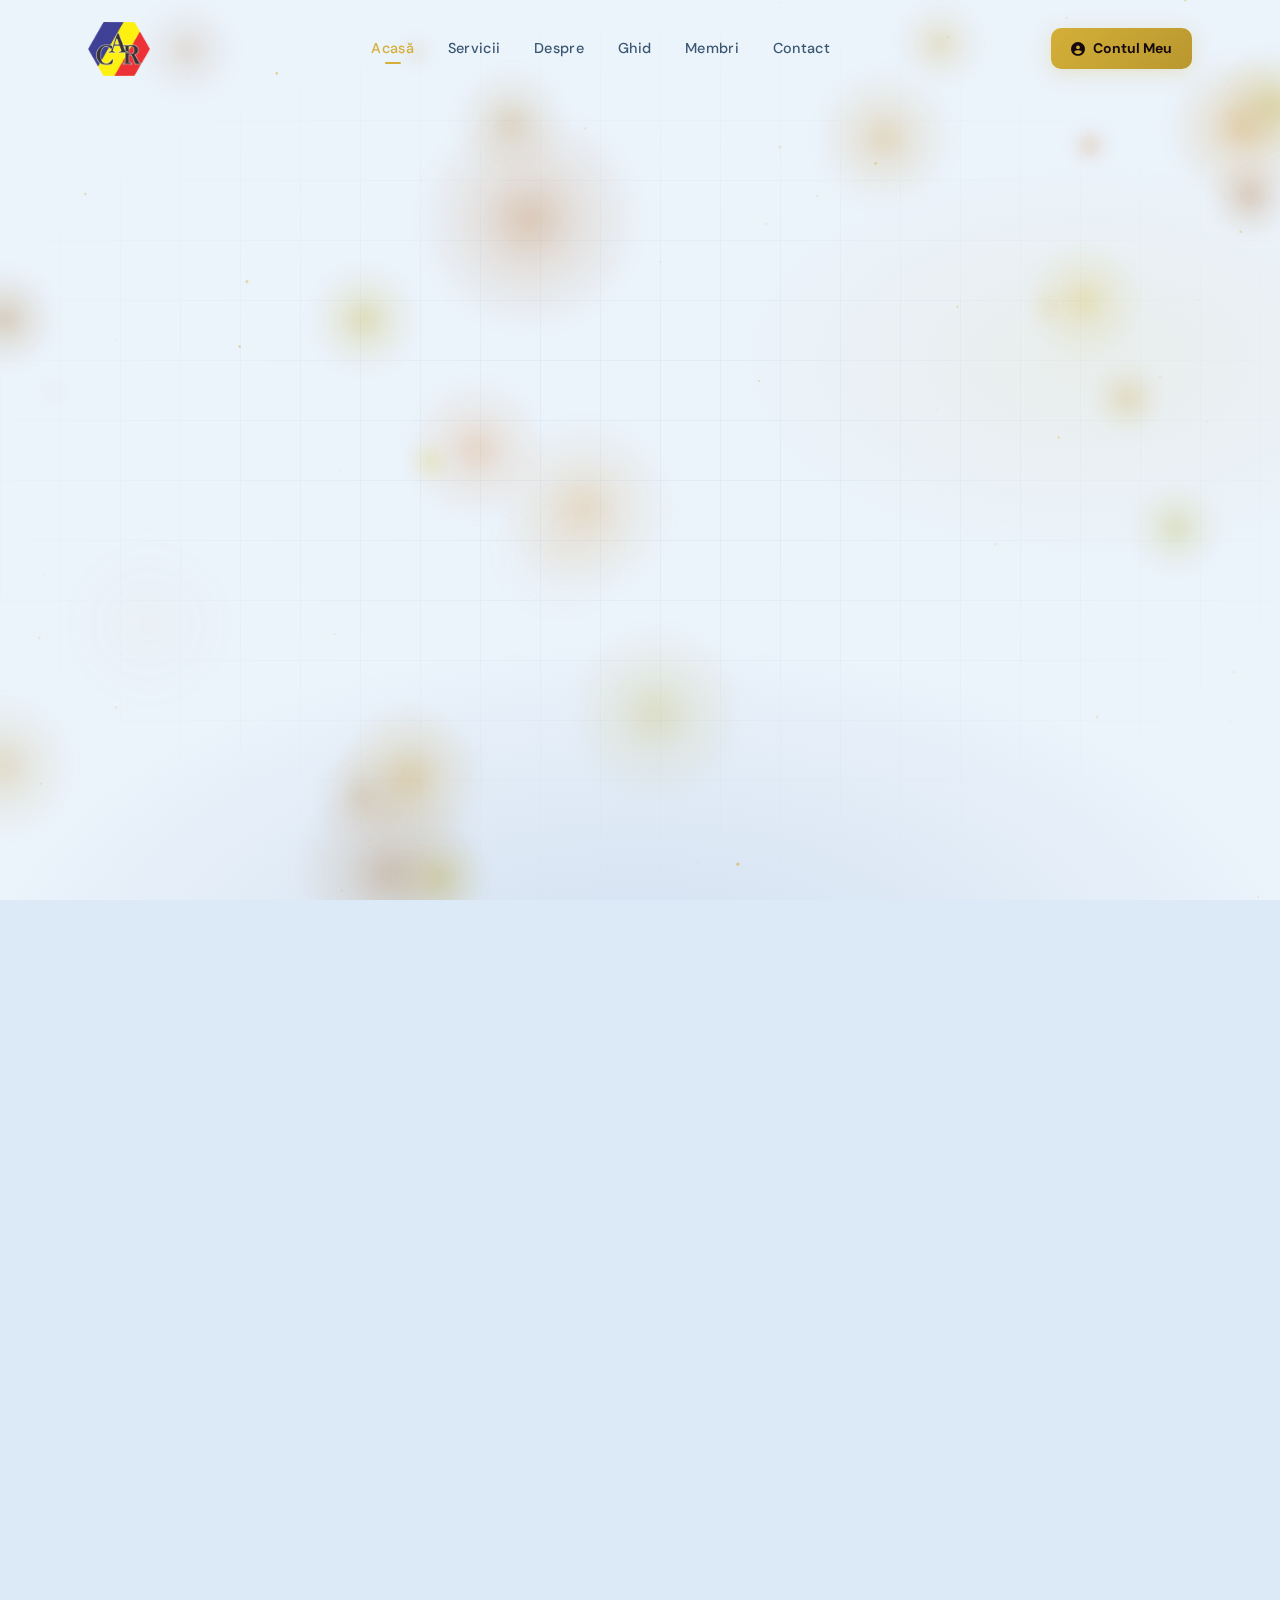
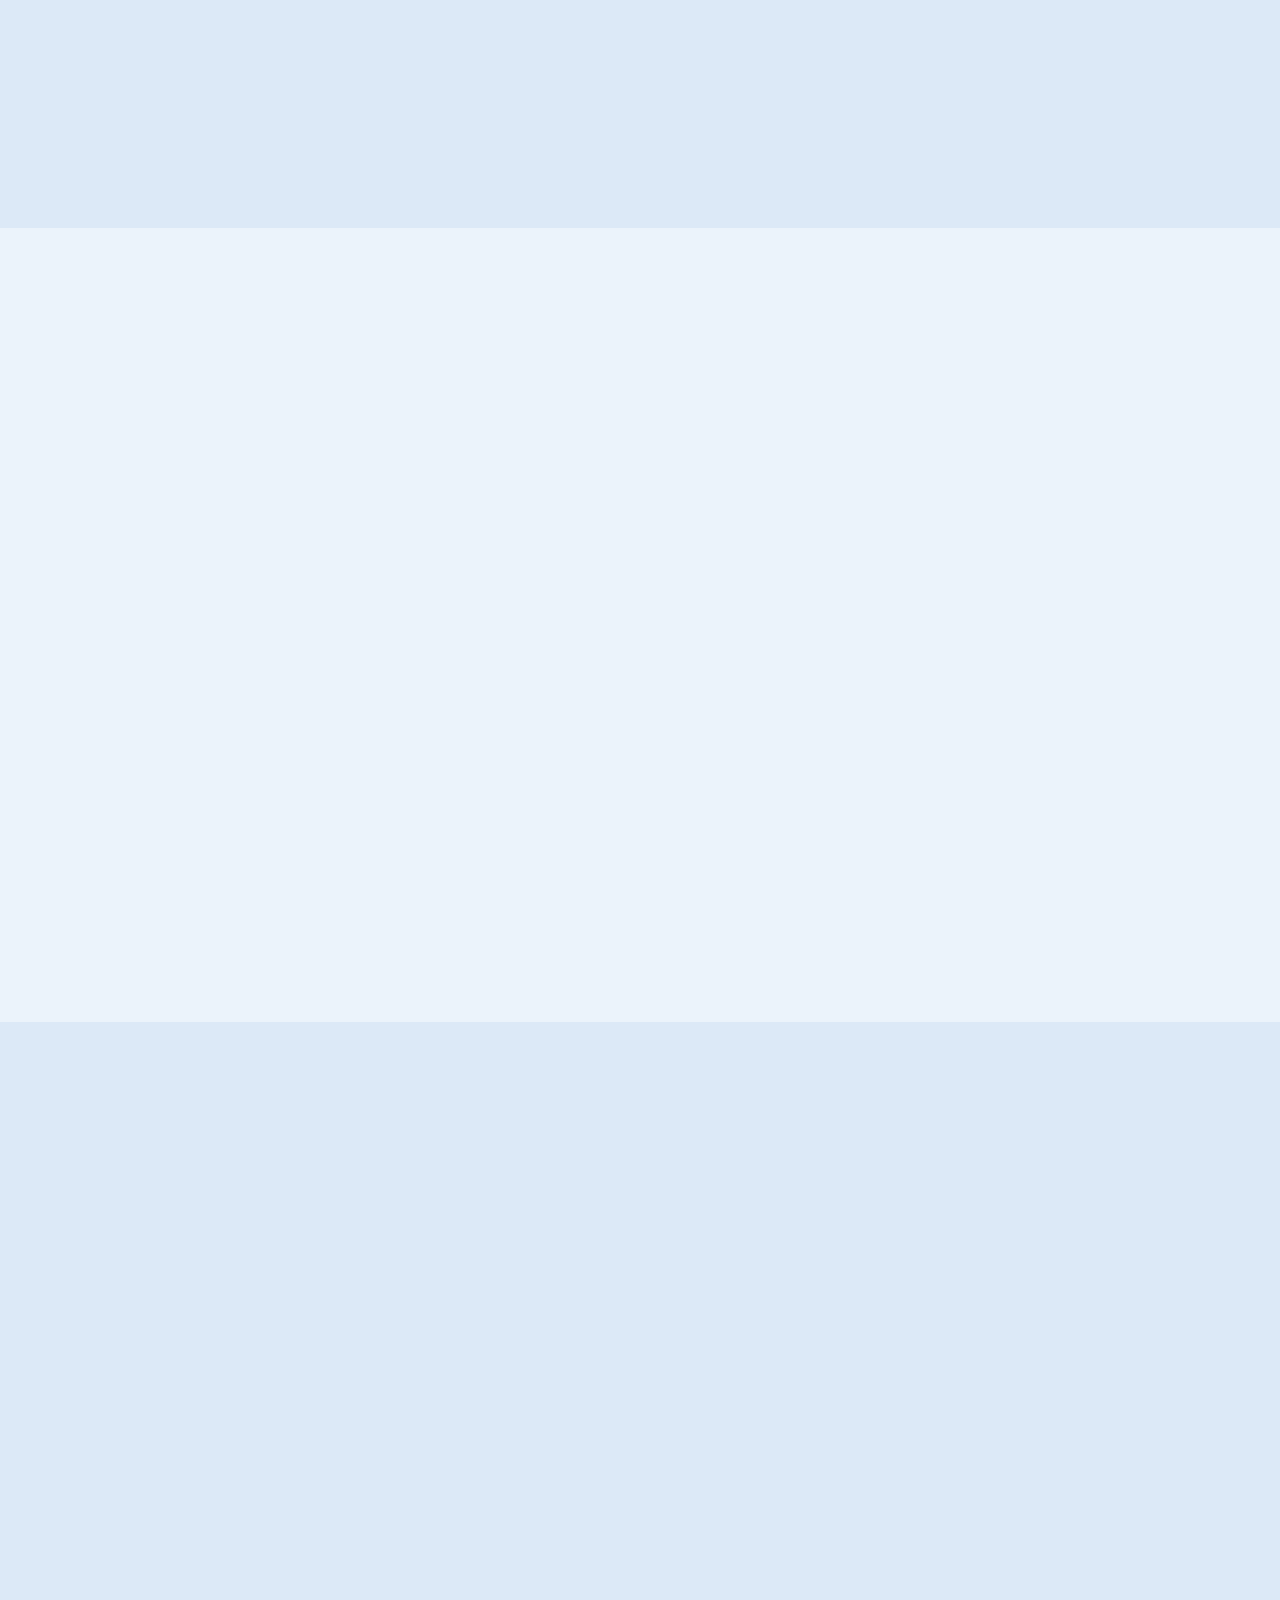
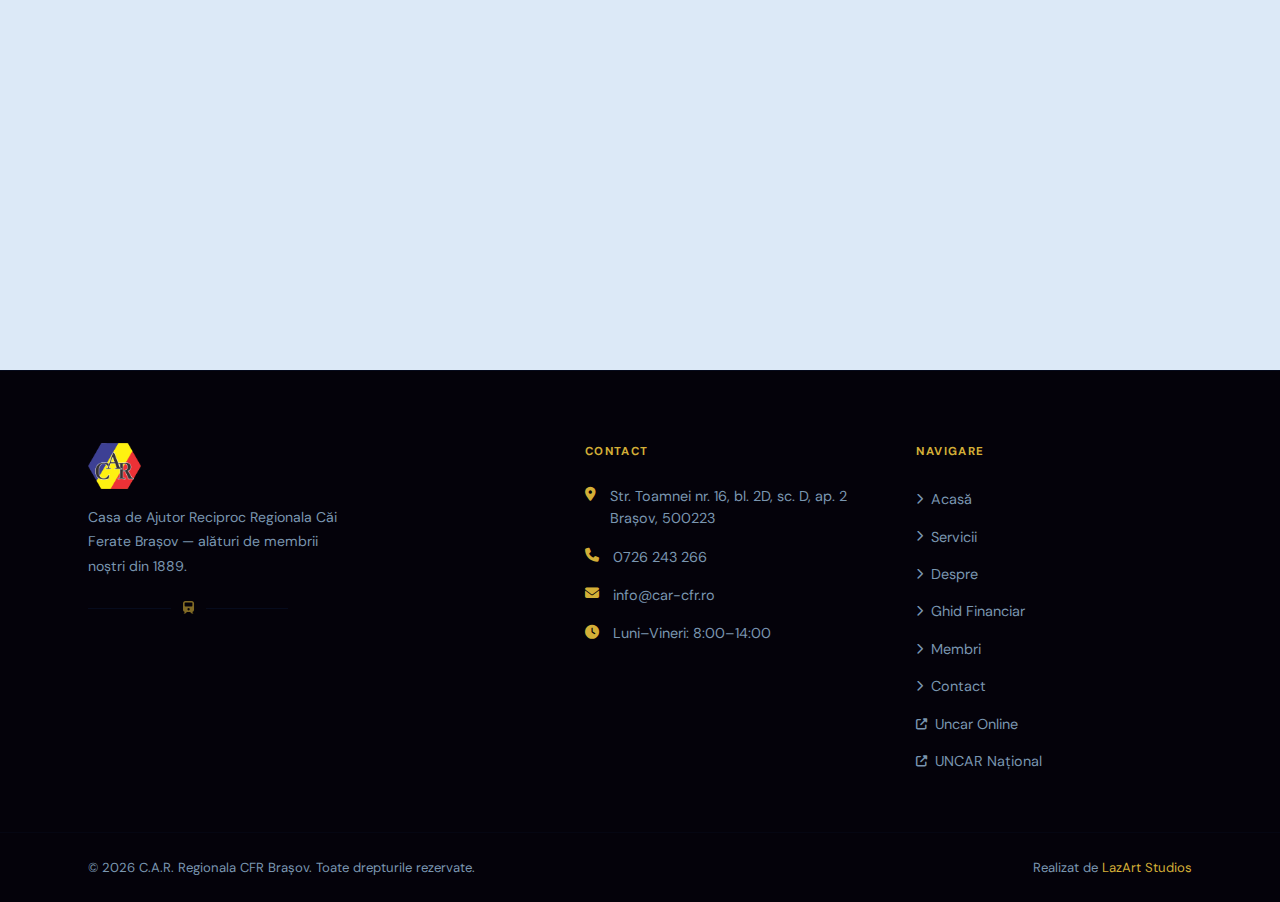
<file: index.html>
<!DOCTYPE html>
<html lang="ro">
<head>
  <meta charset="UTF-8">
  <meta name="viewport" content="width=device-width, initial-scale=1.0">
  <title>CAR Regionala Căi Ferate Brașov — Încredere de peste 125 de ani</title>
  <meta name="description" content="Casa de Ajutor Reciproc Regionala CFR Brașov — soluții financiare simple și avantajoase pentru membrii și familiile lor.">
  <link rel="stylesheet" href="styles.css">
  <link rel="stylesheet" href="https://cdnjs.cloudflare.com/ajax/libs/font-awesome/6.4.0/css/all.min.css">
</head>
<body>

  <!-- Nav Overlay -->
  <div class="nav-overlay" id="navOverlay"></div>

  <!-- ===== HEADER ===== -->
  <header class="header" id="mainHeader">
    <div class="nav-container">
      <a href="index.html" class="logo-section">
        <img src="logo-car-cfr.png" alt="CAR CFR Brașov" class="logo-img">
      </a>
      <nav aria-label="Navigare principală">
        <ul class="nav-menu" id="navMenu">
          <li><a href="index.html"    class="nav-link active">Acasă</a></li>
          <li><a href="servicii.html" class="nav-link">Servicii</a></li>
          <li><a href="despre.html"   class="nav-link">Despre</a></li>
          <li><a href="ghid.html"     class="nav-link">Ghid</a></li>
          <li><a href="membri.html"   class="nav-link">Membri</a></li>
          <li><a href="contact.html"  class="nav-link">Contact</a></li>
        </ul>
      </nav>
      <a href="https://uncaronline.ro/login" class="nav-cta" target="_blank" rel="noopener">
        <i class="fas fa-user-circle"></i> Contul Meu
      </a>
      <button class="mobile-toggle" id="mobileToggle" aria-label="Deschide meniu">
        <i class="fas fa-bars"></i>
      </button>
    </div>
  </header>

  <!-- ===== HERO ===== -->
  <section class="hero" aria-label="Secțiune principală">
    <div class="hero-bg">
      <canvas id="hero-canvas" aria-hidden="true"></canvas>
    </div>

    <div class="hero-inner">
      <!-- Left: Text -->
      <div class="hero-text">
        <div class="hero-eyebrow">
          <span class="hero-eyebrow-dot"></span>
          Fondată în 1889 · Brașov, România
        </div>
        <h1 class="hero-title">
          <span class="break">Alături de tine</span>
          <span class="break">de peste <span class="accent">125 de ani</span></span>
        </h1>
        <p class="hero-desc">
          C.A.R. Regionala Căi Ferate Brașov — plasa de siguranță financiară pentru membrii și familiile lor. Împrumuturi avantajoase, dobânzi mici, zero birocrație.
        </p>
        <div class="hero-actions">
          <a href="https://uncaronline.ro/login" class="btn-primary" target="_blank" rel="noopener">
            <i class="fas fa-sign-in-alt"></i> Accesează Contul
          </a>
          <a href="https://uncaronline.ro/register/sunteti-membru/BV063" class="btn-secondary" target="_blank" rel="noopener">
            <i class="fas fa-user-plus"></i> Deschide Cont Nou
          </a>
        </div>
      </div>

      <!-- Right: Stats panel -->
      <div class="hero-panel">
        <div class="hero-panel-inner">
          <div class="stat-row">
            <div class="stat-item">
              <div class="stat-number">
                <span>1889</span>
              </div>
              <div class="stat-label">Fondată în Brașov</div>
            </div>
            <div class="stat-item">
              <div class="stat-number">
                <span>9–15.6%</span>
              </div>
              <div class="stat-label">DAE — Dobânzi</div>
            </div>
            <div class="stat-item">
              <div class="stat-number">
                <span>24–48h</span>
              </div>
              <div class="stat-label">Aprobare Rapidă</div>
            </div>
          </div>

        </div>
      </div>
    </div>
  </section>

  <!-- ===== MAIN ===== -->
  <main id="main-content">

    <!-- What is CAR -->
    <section class="section section--dark">
      <div class="container">

        <div class="section-header reveal">
          <div class="section-label">Principii Fondatoare</div>
          <h2 class="section-title">Ce Este o Casă de <span class="italic">Ajutor Reciproc?</span></h2>
          <p class="section-subtitle">Asociație non-profit unde membrii se ajută reciproc — economii în comun, împrumuturi avantajoase.</p>
        </div>

        <div class="info-banner reveal">
          <div class="info-banner-icon"><i class="fas fa-hands-helping"></i></div>
          <div>
            <h3>Principiul de Bază</h3>
            <p>Casele de Ajutor Reciproc (CAR) sunt asociații non-profit care funcționează pe principiul solidarității. Membrii pun economiile în comun și oferă împrumuturi celor care au nevoie, cu dobânzi avantajoase bazate pe solidaritate.</p>
          </div>
        </div>

        <div class="principles-grid">
          <div class="principle-card reveal">
            <div class="principle-icon"><i class="fas fa-users"></i></div>
            <h3>Solidaritate</h3>
            <p>Fiecare membru contribuie la fondul comun și beneficiază de ajutor financiar atunci când are nevoie, pe principii echitabile și transparente.</p>
          </div>
          <div class="principle-card reveal reveal-delay-1">
            <div class="principle-icon"><i class="fas fa-balance-scale"></i></div>
            <h3>Transparență Totală</h3>
            <p>Toate operațiunile sunt transparente și controlate de membri. Fiecare știe exact cum sunt folosiți banii comuni.</p>
          </div>
          <div class="principle-card reveal reveal-delay-2">
            <div class="principle-icon"><i class="fas fa-shield-alt"></i></div>
            <h3>Plasă de Siguranță</h3>
            <p>CAR-ul este acolo când ai nevoie — cheltuieli medicale, educație, reparații urgente sau orice situație neprevăzută.</p>
          </div>
        </div>

      </div>
    </section>

    <!-- Comparison -->
    <section class="section">
      <div class="container">

        <div class="section-header reveal">
          <div class="section-label">Avantaje C.A.R.</div>
          <h2 class="section-title">De Ce să Alegi <span class="italic">C.A.R.?</span></h2>
          <p class="section-subtitle">Descoperă avantajele concrete ale calității de membru C.A.R. Regionala Căi Ferate Brașov.</p>
        </div>

        <div class="comparison-wrapper reveal">
          <table class="comparison-table" role="table">
            <thead>
              <tr>
                <th scope="col">Criteriu</th>
                <th scope="col">C.A.R. Regionala CFR Brașov</th>
              </tr>
            </thead>
            <tbody>
              <tr>
                <td>Scop principal</td>
                <td class="car-col"><i class="fas fa-check-circle"></i>Non-profit — totul în beneficiul membrilor</td>
              </tr>
              <tr>
                <td>Dobândă la economii</td>
                <td class="car-col"><i class="fas fa-check-circle"></i>Atractivă și avantajoasă</td>
              </tr>
              <tr>
                <td>Dobândă la împrumut</td>
                <td class="car-col"><i class="fas fa-check-circle"></i>9–15.6% DAE</td>
              </tr>
              <tr>
                <td>Comisioane</td>
                <td class="car-col"><i class="fas fa-check-circle"></i>Zero</td>
              </tr>
              <tr>
                <td>Aprobare împrumut</td>
                <td class="car-col"><i class="fas fa-check-circle"></i>Rapidă, 24–48h</td>
              </tr>
            </tbody>
          </table>
        </div>

      </div>
    </section>

    <!-- Location -->
    <section class="section section--dark">
      <div class="container">

        <div class="section-header reveal">
          <div class="section-label">Sediu</div>
          <h2 class="section-title">Ne <span class="italic">Găsiți Aici</span></h2>
        </div>

        <div class="location-grid reveal">
          <div class="address-card">
            <h3 class="address-card-title"><i class="fas fa-map-marker-alt"></i>Adresă &amp; Contact</h3>

            <div class="address-item">
              <i class="fas fa-map-pin"></i>
              <div>
                <div class="address-item-label">Adresă</div>
                <p>Str. Toamnei nr. 16, bl. 2D, sc. D, ap. 2<br>Brașov, 500223</p>
                <p class="address-hint"><i class="fas fa-walking"></i> Intrarea pe o alee pietonală, lângă o bisericuță</p>
              </div>
            </div>

            <div class="address-item">
              <i class="fas fa-phone"></i>
              <div>
                <div class="address-item-label">Telefon</div>
                <a href="tel:0726243266">0726 243 266</a>
              </div>
            </div>

            <div class="address-item">
              <i class="fas fa-envelope"></i>
              <div>
                <div class="address-item-label">Email</div>
                <a href="mailto:info@car-cfr.ro">info@car-cfr.ro</a>
              </div>
            </div>

            <div class="address-item">
              <i class="fas fa-clock"></i>
              <div>
                <div class="address-item-label">Program</div>
                <p>Luni–Vineri: 8:00–14:00</p>
              </div>
            </div>

            <div class="warning-badge">
              <i class="fas fa-exclamation-triangle"></i>
              
            </div>
          </div>

          <div class="map-container">
            <iframe
              src="https://www.google.com/maps/embed?pb=!1m18!1m12!1m3!1d2784.5!2d25.59!3d45.65!2m3!1f0!2f0!3f0!3m2!1i1024!2i768!4f13.1!3m3!1m2!1s0x0%3A0x0!2zNDXCsDM5JzAwLjAiTiAyNcKwMzUnMjQuMCJF!5e0!3m2!1sro!2sro!4v1"
              width="100%" height="380"
              style="border:0;"
              allowfullscreen=""
              loading="lazy"
              title="Harta sediului CAR CFR Brașov">
            </iframe>
            <a href="https://maps.app.goo.gl/WGJ4KWvTZXE9Zh4W9" target="_blank" rel="noopener" class="map-link">
              <i class="fas fa-external-link-alt"></i> Deschide în Google Maps
            </a>
          </div>
        </div>

      </div>
    </section>

  </main>

  <!-- ===== FOOTER ===== -->
  <footer class="footer">
    <div class="container">
      <div class="footer-grid">

        <div class="footer-brand">
          <img src="logo-car-cfr.png" alt="CAR CFR Brașov" class="footer-logo">
          <p>Casa de Ajutor Reciproc Regionala Căi Ferate Brașov — alături de membrii noștri din 1889.</p>
          <div class="footer-divider">
            <i class="fas fa-train"></i>
          </div>
        </div>

        <div>
          <div class="footer-title">Contact</div>
          <div class="footer-contact-item">
            <i class="fas fa-map-marker-alt"></i>
            <p>Str. Toamnei nr. 16, bl. 2D, sc. D, ap. 2<br>Brașov, 500223</p>
          </div>
          <div class="footer-contact-item">
            <i class="fas fa-phone"></i>
            <a href="tel:0726243266">0726 243 266</a>
          </div>
          <div class="footer-contact-item">
            <i class="fas fa-envelope"></i>
            <a href="mailto:info@car-cfr.ro">info@car-cfr.ro</a>
          </div>
          <div class="footer-contact-item">
            <i class="fas fa-clock"></i>
            <p>Luni–Vineri: 8:00–14:00</p>
          </div>
        </div>

        <div>
          <div class="footer-title">Navigare</div>
          <ul class="footer-links">
            <li><a href="index.html">    <i class="fas fa-chevron-right"></i>Acasă</a></li>
            <li><a href="servicii.html"> <i class="fas fa-chevron-right"></i>Servicii</a></li>
            <li><a href="despre.html">   <i class="fas fa-chevron-right"></i>Despre</a></li>
            <li><a href="ghid.html">     <i class="fas fa-chevron-right"></i>Ghid Financiar</a></li>
            <li><a href="membri.html">   <i class="fas fa-chevron-right"></i>Membri</a></li>
            <li><a href="contact.html">  <i class="fas fa-chevron-right"></i>Contact</a></li>
            <li><a href="https://uncaronline.ro/login" target="_blank" rel="noopener"><i class="fas fa-external-link-alt"></i>Uncar Online</a></li>
            <li><a href="https://www.uncar.ro" target="_blank" rel="noopener"><i class="fas fa-external-link-alt"></i>UNCAR Național</a></li>
          </ul>
        </div>

      </div>
    </div>

    <div class="footer-bottom">
      <div class="container">
        <div class="footer-bottom-inner">
          <p>&copy; 2026 C.A.R. Regionala CFR Brașov. Toate drepturile rezervate.</p>
          <p>Realizat de <a href="https://lazart-studios.github.io" target="_blank" rel="noopener">LazArt Studios</a></p>
        </div>
      </div>
    </div>
  </footer>

  <script src="main.js"></script>
</body>
</html>
</file>
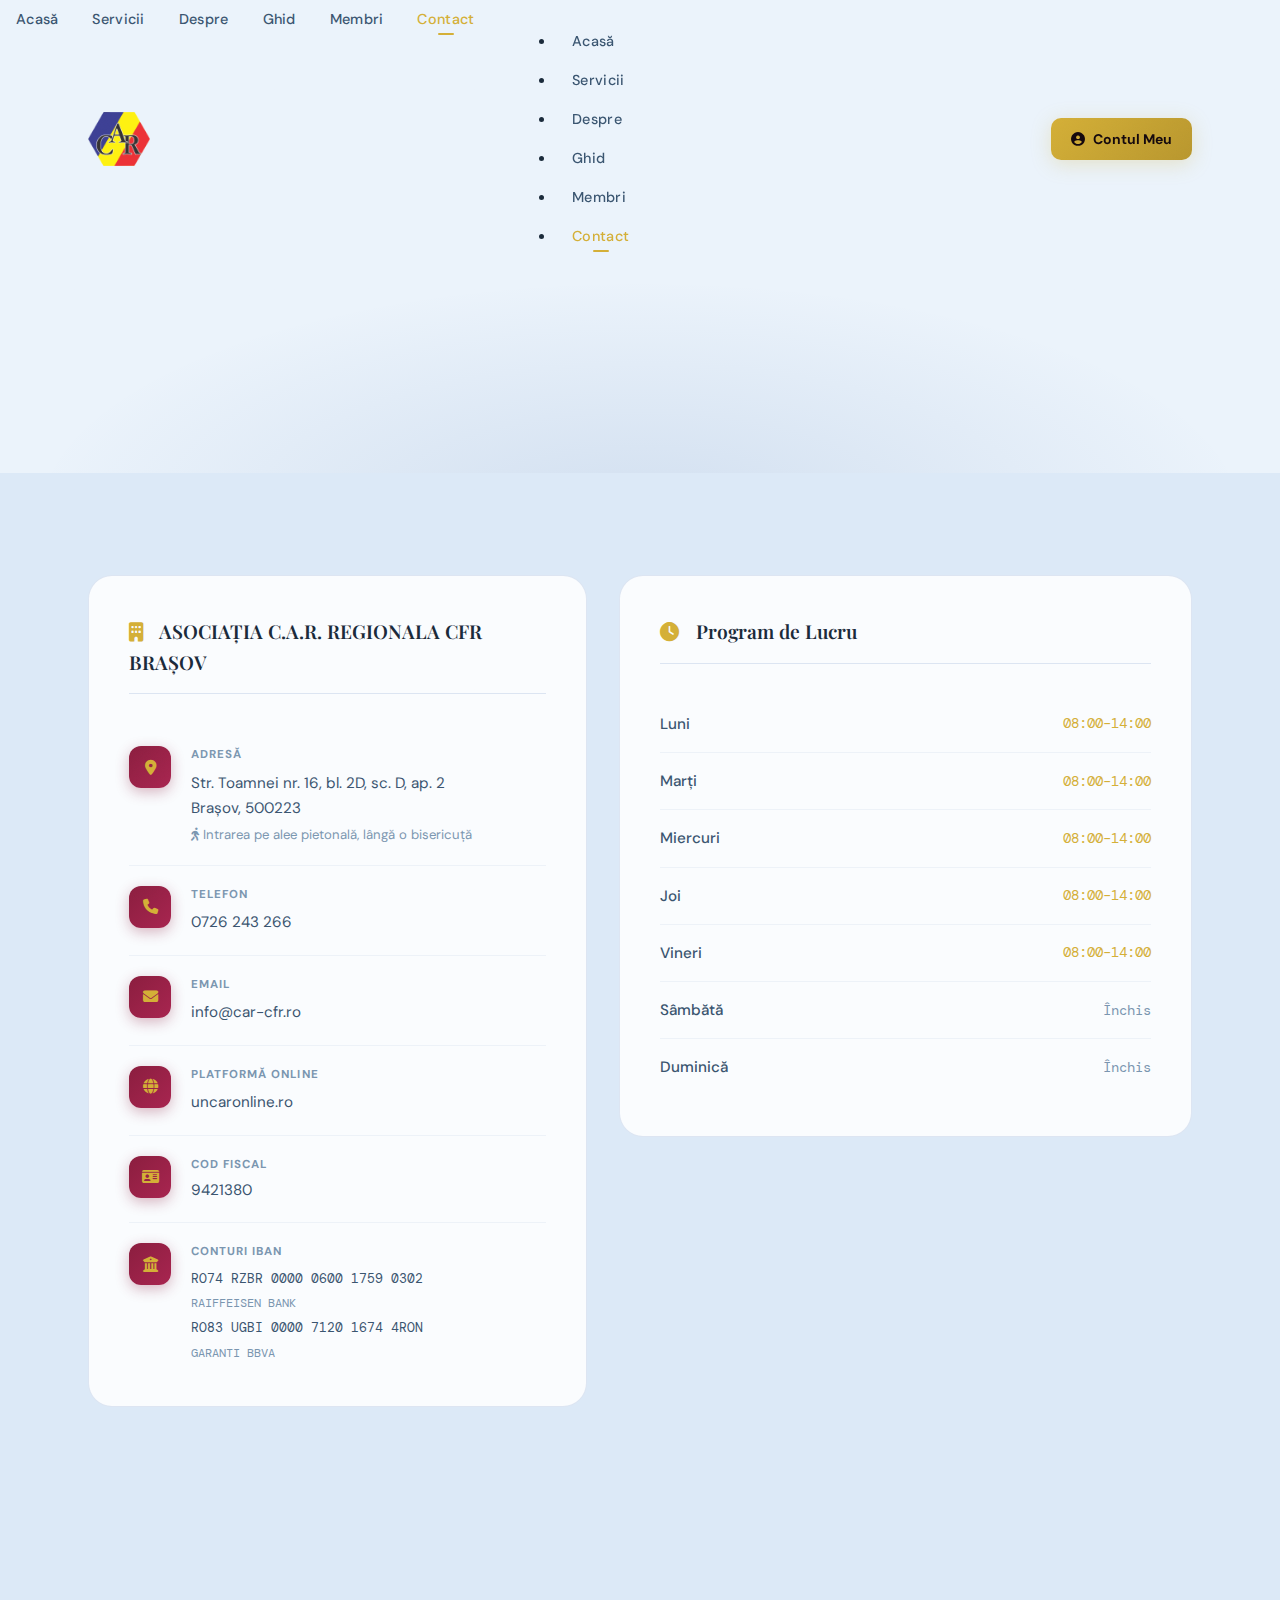
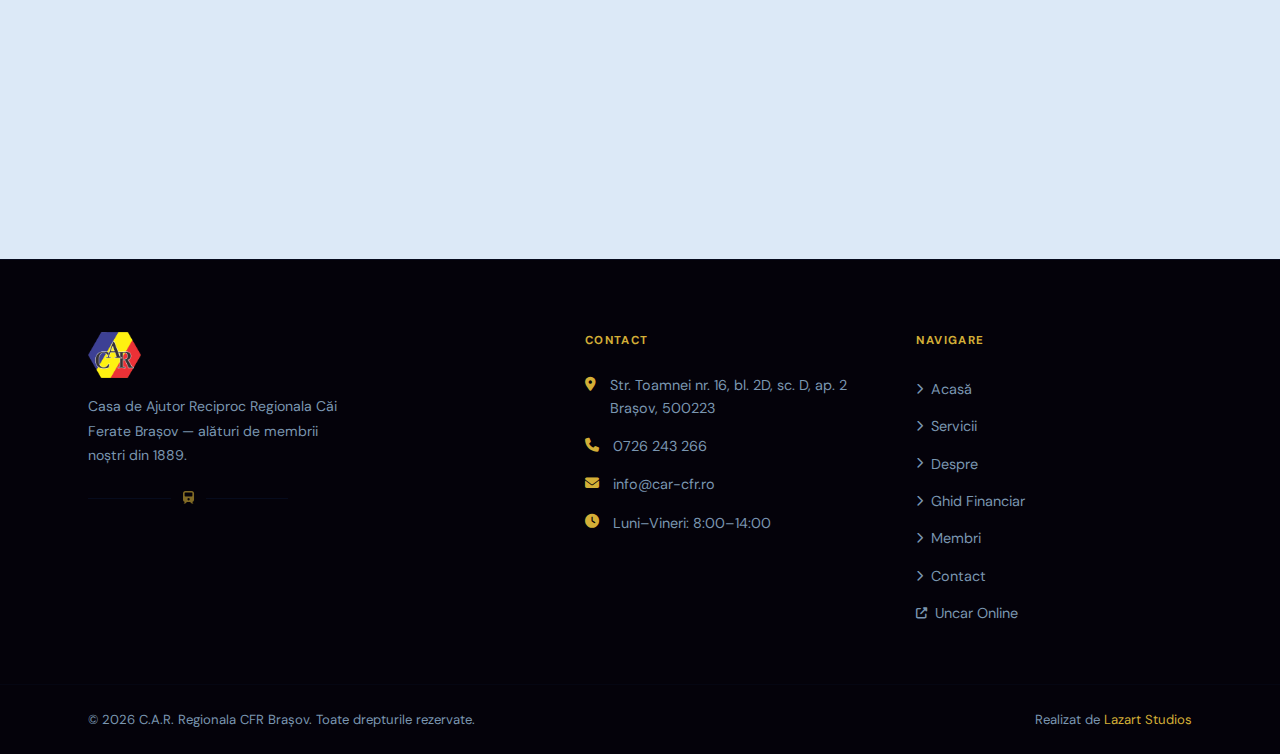
<file: contact.html>
<!DOCTYPE html>
<html lang="ro">
<head>
  <meta charset="UTF-8">
  <meta name="viewport" content="width=device-width, initial-scale=1.0">
  <title>Contact | CAR Regionala Căi Ferate Brașov</title>
  <meta name="description" content="Contactați C.A.R. Regionala CFR Brașov — date de contact, locație și program de lucru.">
  <link rel="stylesheet" href="styles.css">
  <link rel="stylesheet" href="https://cdnjs.cloudflare.com/ajax/libs/font-awesome/6.4.0/css/all.min.css">
</head>
<body>

  <a href="#main-content" class="skip-link">Salt la conținut</a>
    <div class="nav-overlay" id="navOverlay"></div>

  <!-- Mobile Menu (outside header for proper stacking) -->
  <ul class="nav-menu" id="navMenu">
<li><a href="index.html"    class="nav-link">Acasă</a></li>
          <li><a href="servicii.html" class="nav-link">Servicii</a></li>
          <li><a href="despre.html"   class="nav-link">Despre</a></li>
          <li><a href="ghid.html"     class="nav-link">Ghid</a></li>
          <li><a href="membri.html"   class="nav-link">Membri</a></li>
          <li><a href="contact.html"  class="nav-link active">Contact</a></li>
  </ul>

  <!-- ===== HEADER ===== -->
  <header class="header" id="mainHeader">
    <div class="nav-container">
      <a href="index.html" class="logo-section">
        <img src="logo-car-cfr.png" alt="CAR CFR Brașov" class="logo-img">
      </a>
      <nav aria-label="Navigare principală" class="nav-desktop">
        <ul class="nav-links-desktop">
<li><a href="index.html"    class="nav-link">Acasă</a></li>
          <li><a href="servicii.html" class="nav-link">Servicii</a></li>
          <li><a href="despre.html"   class="nav-link">Despre</a></li>
          <li><a href="ghid.html"     class="nav-link">Ghid</a></li>
          <li><a href="membri.html"   class="nav-link">Membri</a></li>
          <li><a href="contact.html"  class="nav-link active">Contact</a></li>
        </ul>
      </nav>
      <a href="https://uncaronline.ro/login" class="nav-cta" target="_blank" rel="noopener">
        <i class="fas fa-user-circle"></i> Contul Meu
      </a>
      <button class="mobile-toggle" id="mobileToggle" aria-label="Deschide meniu">
        <i class="fas fa-bars"></i>
      </button>
    </div>
  </header>

  <!-- ===== PAGE HERO ===== -->
  <div class="page-hero">
    <div class="container">
      <div class="page-hero-badge"><i class="fas fa-envelope"></i>Suntem Aici</div>
      <h1>Ia <span class="italic">Legătura</span> cu Noi</h1>
      <p>Suntem disponibili Luni–Vineri pentru orice întrebare sau solicitare din partea ta.</p>
    </div>
  </div>

  <!-- ===== MAIN ===== -->
  <main id="main-content">
    <section class="section section--dark">
      <div class="container">

        <div class="contact-grid">

          <!-- Left: Contact Info + Map -->
          <div style="display:flex; flex-direction:column; gap:1.5rem;">

            <div class="contact-card reveal">
              <div class="card-title">
                <i class="fas fa-building" style="color:var(--gold); margin-right:0.75rem;"></i>
                ASOCIAȚIA C.A.R. REGIONALA CFR BRAȘOV
              </div>
              <div class="contact-items">
                <div class="contact-item">
                  <div class="contact-item-icon"><i class="fas fa-map-marker-alt"></i></div>
                  <div>
                    <div class="contact-item-label">Adresă</div>
                    <a href="https://maps.app.goo.gl/WGJ4KWvTZXE9Zh4W9" target="_blank" rel="noopener">
                      Str. Toamnei nr. 16, bl. 2D, sc. D, ap. 2<br>Brașov, 500223
                    </a>
                    <p style="font-size:0.82rem; color:var(--text-muted); margin-top:0.25rem;">
                      <i class="fas fa-walking"></i> Intrarea pe alee pietonală, lângă o bisericuță
                    </p>
                  </div>
                </div>
                <div class="contact-item">
                  <div class="contact-item-icon"><i class="fas fa-phone"></i></div>
                  <div>
                    <div class="contact-item-label">Telefon</div>
                    <a href="tel:0726243266">0726 243 266</a>
                  </div>
                </div>
                <div class="contact-item">
                  <div class="contact-item-icon"><i class="fas fa-envelope"></i></div>
                  <div>
                    <div class="contact-item-label">Email</div>
                    <a href="mailto:info@car-cfr.ro">info@car-cfr.ro</a>
                  </div>
                </div>
                <div class="contact-item">
                  <div class="contact-item-icon"><i class="fas fa-globe"></i></div>
                  <div>
                    <div class="contact-item-label">Platformă Online</div>
                    <a href="https://uncaronline.ro" target="_blank" rel="noopener">uncaronline.ro</a>
                  </div>
                </div>
                <div class="contact-item">
                  <div class="contact-item-icon"><i class="fas fa-id-card"></i></div>
                  <div>
                    <div class="contact-item-label">Cod Fiscal</div>
                    <p>9421380</p>
                  </div>
                </div>
                <div class="contact-item">
                  <div class="contact-item-icon"><i class="fas fa-university"></i></div>
                  <div>
                    <div class="contact-item-label">Conturi IBAN</div>
                    <p style="font-family: var(--font-mono); font-size: 0.82rem; line-height: 1.9;">
                      RO74 RZBR 0000 0600 1759 0302<br>
                      <span style="color: var(--text-muted); font-size: 0.78rem;">RAIFFEISEN BANK</span><br>
                      RO83 UGBI 0000 7120 1674 4RON<br>
                      <span style="color: var(--text-muted); font-size: 0.78rem;">GARANTI BBVA</span>
                    </p>
                  </div>
                </div>
              </div>
            </div>

            <!-- Map -->
            <div class="contact-map reveal reveal-delay-1">
              <iframe
                src="https://www.google.com/maps/embed?pb=!1m18!1m12!1m3!1d2784.5!2d25.59!3d45.65!2m3!1f0!2f0!3f0!3m2!1i1024!2i768!4f13.1!3m3!1m2!1s0x0%3A0x0!2zNDXCsDM5JzAwLjAiTiAyNcKwMzUnMjQuMCJF!5e0!3m2!1sro!2sro!4v1"
                width="100%" height="240"
                style="border:0;"
                allowfullscreen=""
                loading="lazy"
                title="Harta sediului CAR CFR Brașov">
              </iframe>
              <a href="https://maps.app.goo.gl/WGJ4KWvTZXE9Zh4W9" target="_blank" rel="noopener" class="map-link">
                <i class="fas fa-external-link-alt"></i> Deschide în Google Maps
              </a>
            </div>

          </div>

          <!-- Right: Schedule + Note -->
          <div style="display:flex; flex-direction:column; gap:1.5rem;">

            <div class="schedule-card reveal reveal-delay-2">
              <div class="card-title">
                <i class="fas fa-clock" style="color:var(--gold); margin-right:0.75rem;"></i>
                Program de Lucru
              </div>
              <div class="schedule-items">
                <div class="schedule-row">
                  <span class="schedule-day">Luni</span>
                  <span class="schedule-time">08:00–14:00</span>
                </div>
                <div class="schedule-row">
                  <span class="schedule-day">Marți</span>
                  <span class="schedule-time">08:00–14:00</span>
                </div>
                <div class="schedule-row">
                  <span class="schedule-day">Miercuri</span>
                  <span class="schedule-time">08:00–14:00</span>
                </div>
                <div class="schedule-row">
                  <span class="schedule-day">Joi</span>
                  <span class="schedule-time">08:00–14:00</span>
                </div>
                <div class="schedule-row">
                  <span class="schedule-day">Vineri</span>
                  <span class="schedule-time">08:00–14:00</span>
                </div>
                <div class="schedule-row">
                  <span class="schedule-day">Sâmbătă</span>
                  <span class="schedule-time closed">Închis</span>
                </div>
                <div class="schedule-row">
                  <span class="schedule-day">Duminică</span>
                  <span class="schedule-time closed">Închis</span>
                </div>
              </div>
            </div>

            <!-- Online Note -->
            <div class="contact-card reveal reveal-delay-3">
              <div class="card-title">
                <i class="fas fa-laptop" style="color:var(--gold); margin-right:0.75rem;"></i>
                Acces Online Non-Stop
              </div>
              <p style="color: var(--text-secondary); font-size: 0.95rem; line-height: 1.7; margin-bottom: 1.5rem;">
                Chiar și în afara programului de lucru, platforma <strong style="color: var(--text-primary);">Uncar Online</strong> este disponibilă 24/7. Poți gestiona contul, verifica soldul și aplica pentru servicii oricând.
              </p>
              <a href="https://uncaronline.ro" class="btn-primary" target="_blank" rel="noopener" style="justify-content:center;">
                <i class="fas fa-external-link-alt"></i> Accesează Uncar Online
              </a>
            </div>



          </div>

        </div>
      </div>
    </section>
  </main>

  <!-- ===== FOOTER ===== -->
  <footer class="footer">
    <div class="container">
      <div class="footer-grid">
        <div class="footer-brand">
          <img src="logo-car-cfr.png" alt="CAR CFR Brașov" class="footer-logo">
          <p>Casa de Ajutor Reciproc Regionala Căi Ferate Brașov — alături de membrii noștri din 1889.</p>
          <div class="footer-divider"><i class="fas fa-train"></i></div>
        </div>
        <div>
          <div class="footer-title">Contact</div>
          <div class="footer-contact-item"><i class="fas fa-map-marker-alt"></i><p>Str. Toamnei nr. 16, bl. 2D, sc. D, ap. 2<br>Brașov, 500223</p></div>
          <div class="footer-contact-item"><i class="fas fa-phone"></i><a href="tel:0726243266">0726 243 266</a></div>
          <div class="footer-contact-item"><i class="fas fa-envelope"></i><a href="mailto:info@car-cfr.ro">info@car-cfr.ro</a></div>
          <div class="footer-contact-item"><i class="fas fa-clock"></i><p>Luni–Vineri: 8:00–14:00</p></div>
        </div>
        <div>
          <div class="footer-title">Navigare</div>
          <ul class="footer-links">
            <li><a href="index.html"><i class="fas fa-chevron-right"></i>Acasă</a></li>
            <li><a href="servicii.html"><i class="fas fa-chevron-right"></i>Servicii</a></li>
            <li><a href="despre.html"><i class="fas fa-chevron-right"></i>Despre</a></li>
            <li><a href="ghid.html"><i class="fas fa-chevron-right"></i>Ghid Financiar</a></li>
            <li><a href="membri.html"><i class="fas fa-chevron-right"></i>Membri</a></li>
            <li><a href="contact.html"><i class="fas fa-chevron-right"></i>Contact</a></li>
            <li><a href="https://uncaronline.ro/login" target="_blank" rel="noopener"><i class="fas fa-external-link-alt"></i>Uncar Online</a></li>
          </ul>
        </div>
      </div>
    </div>
    <div class="footer-bottom">
      <div class="container">
        <div class="footer-bottom-inner">
          <p>&copy; 2026 C.A.R. Regionala CFR Brașov. Toate drepturile rezervate.</p>
          <p>Realizat de <a href="https://www.lazart.ro" target="_blank" rel="noopener">Lazart Studios</a></p>
        </div>
      </div>
    </div>
  </footer>

  <script src="main.js"></script>
</body>
</html>
</file>
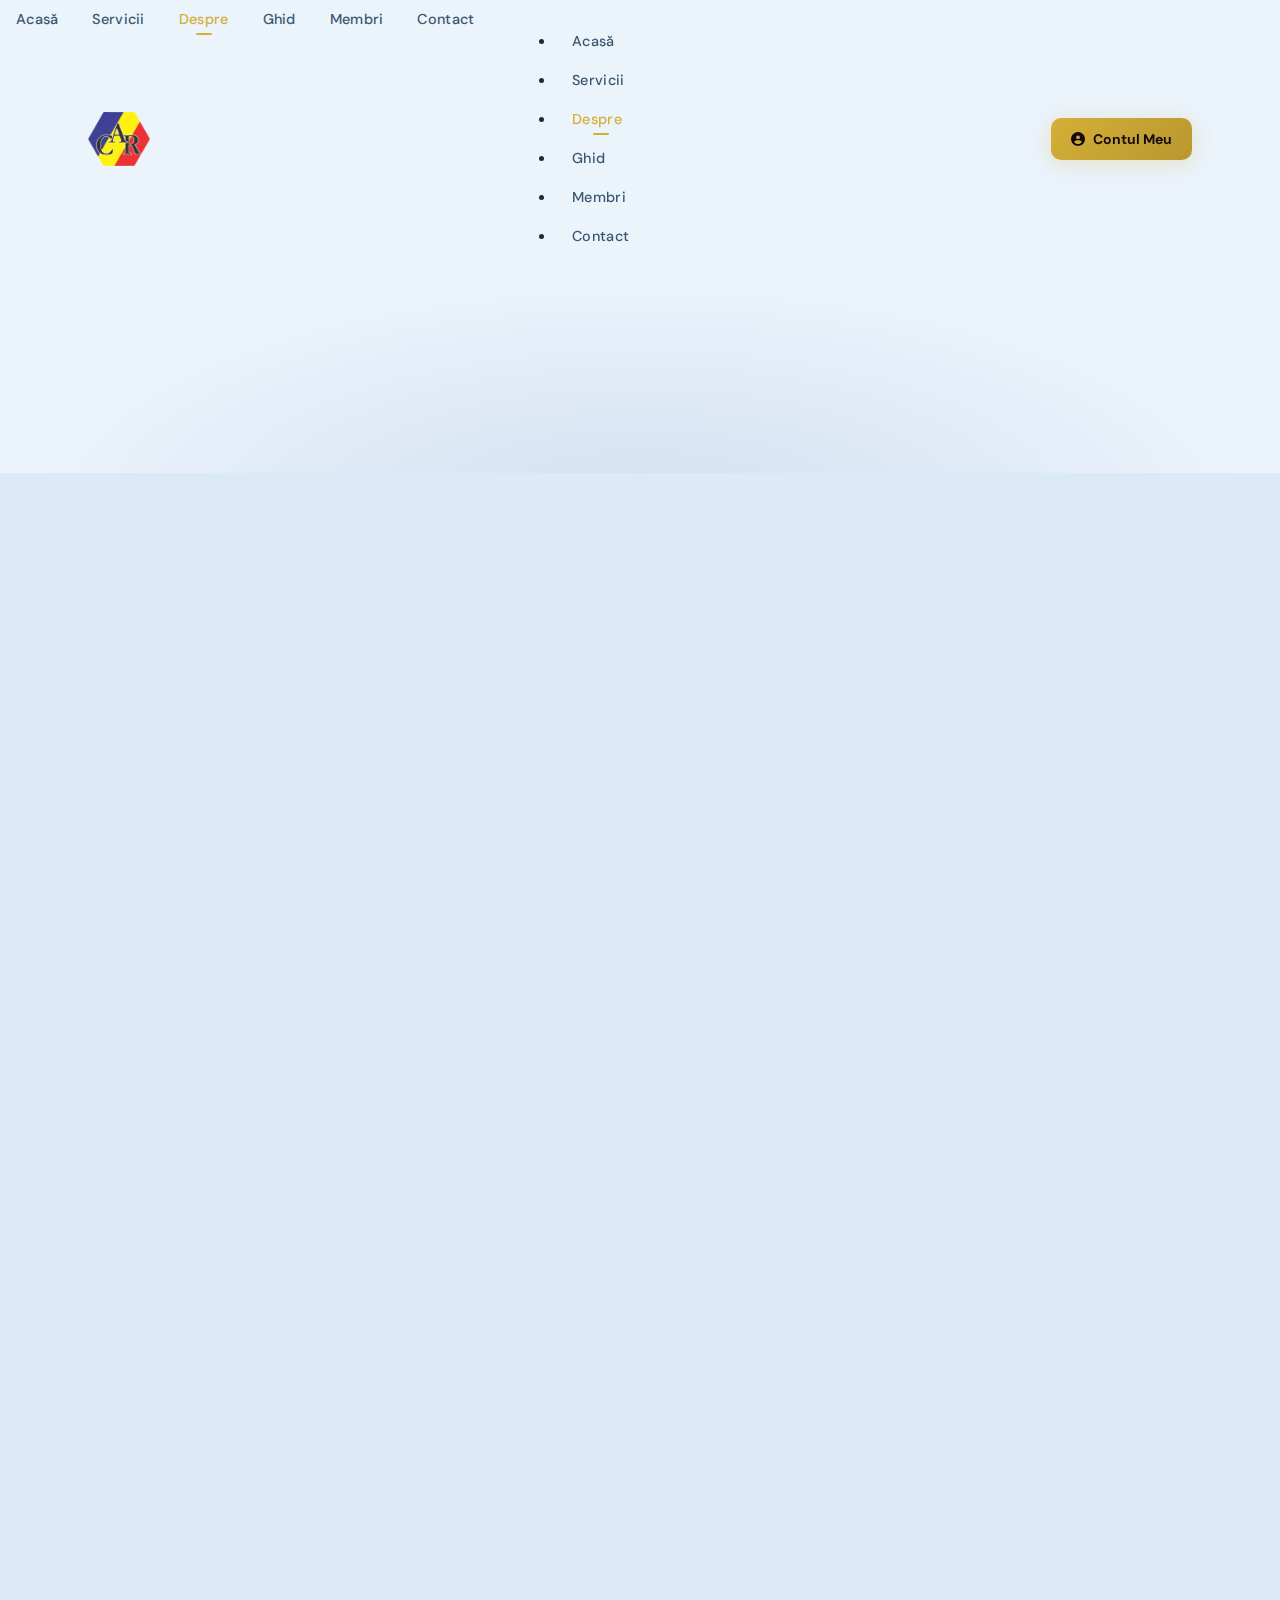
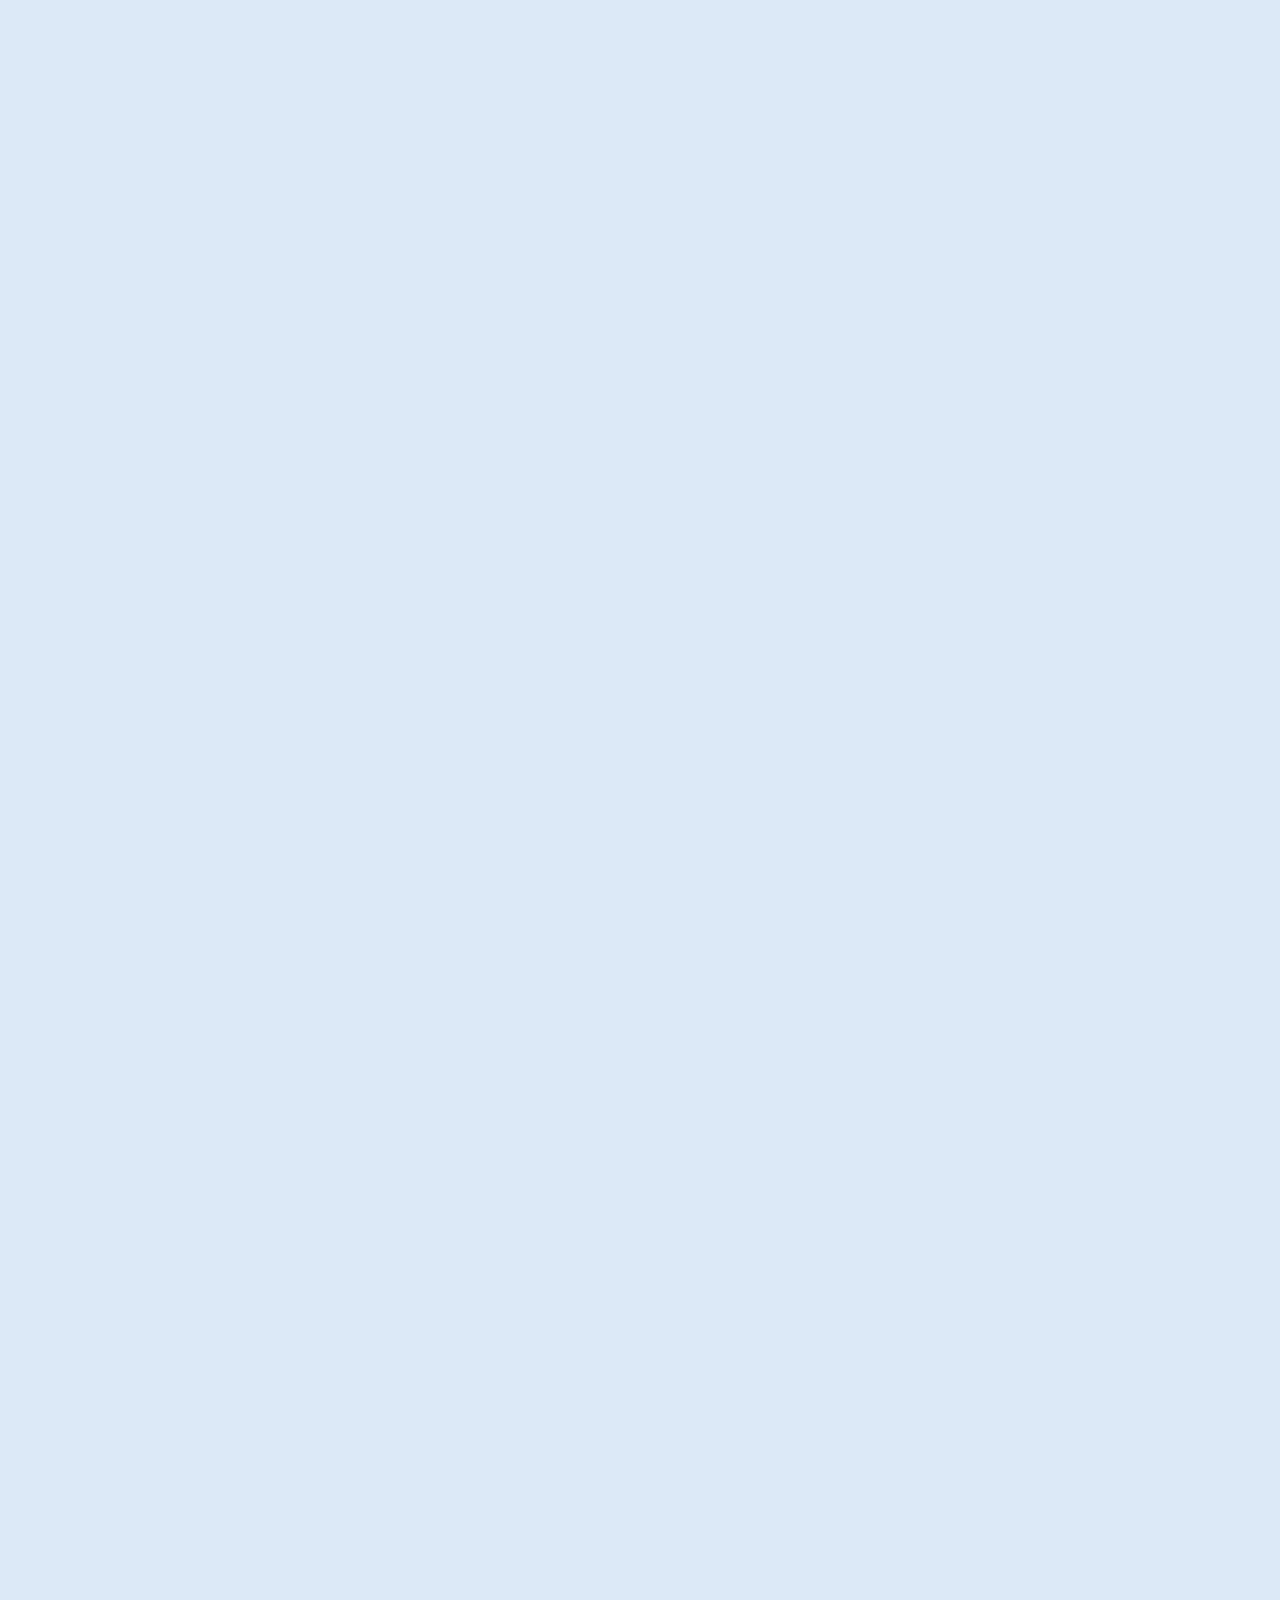
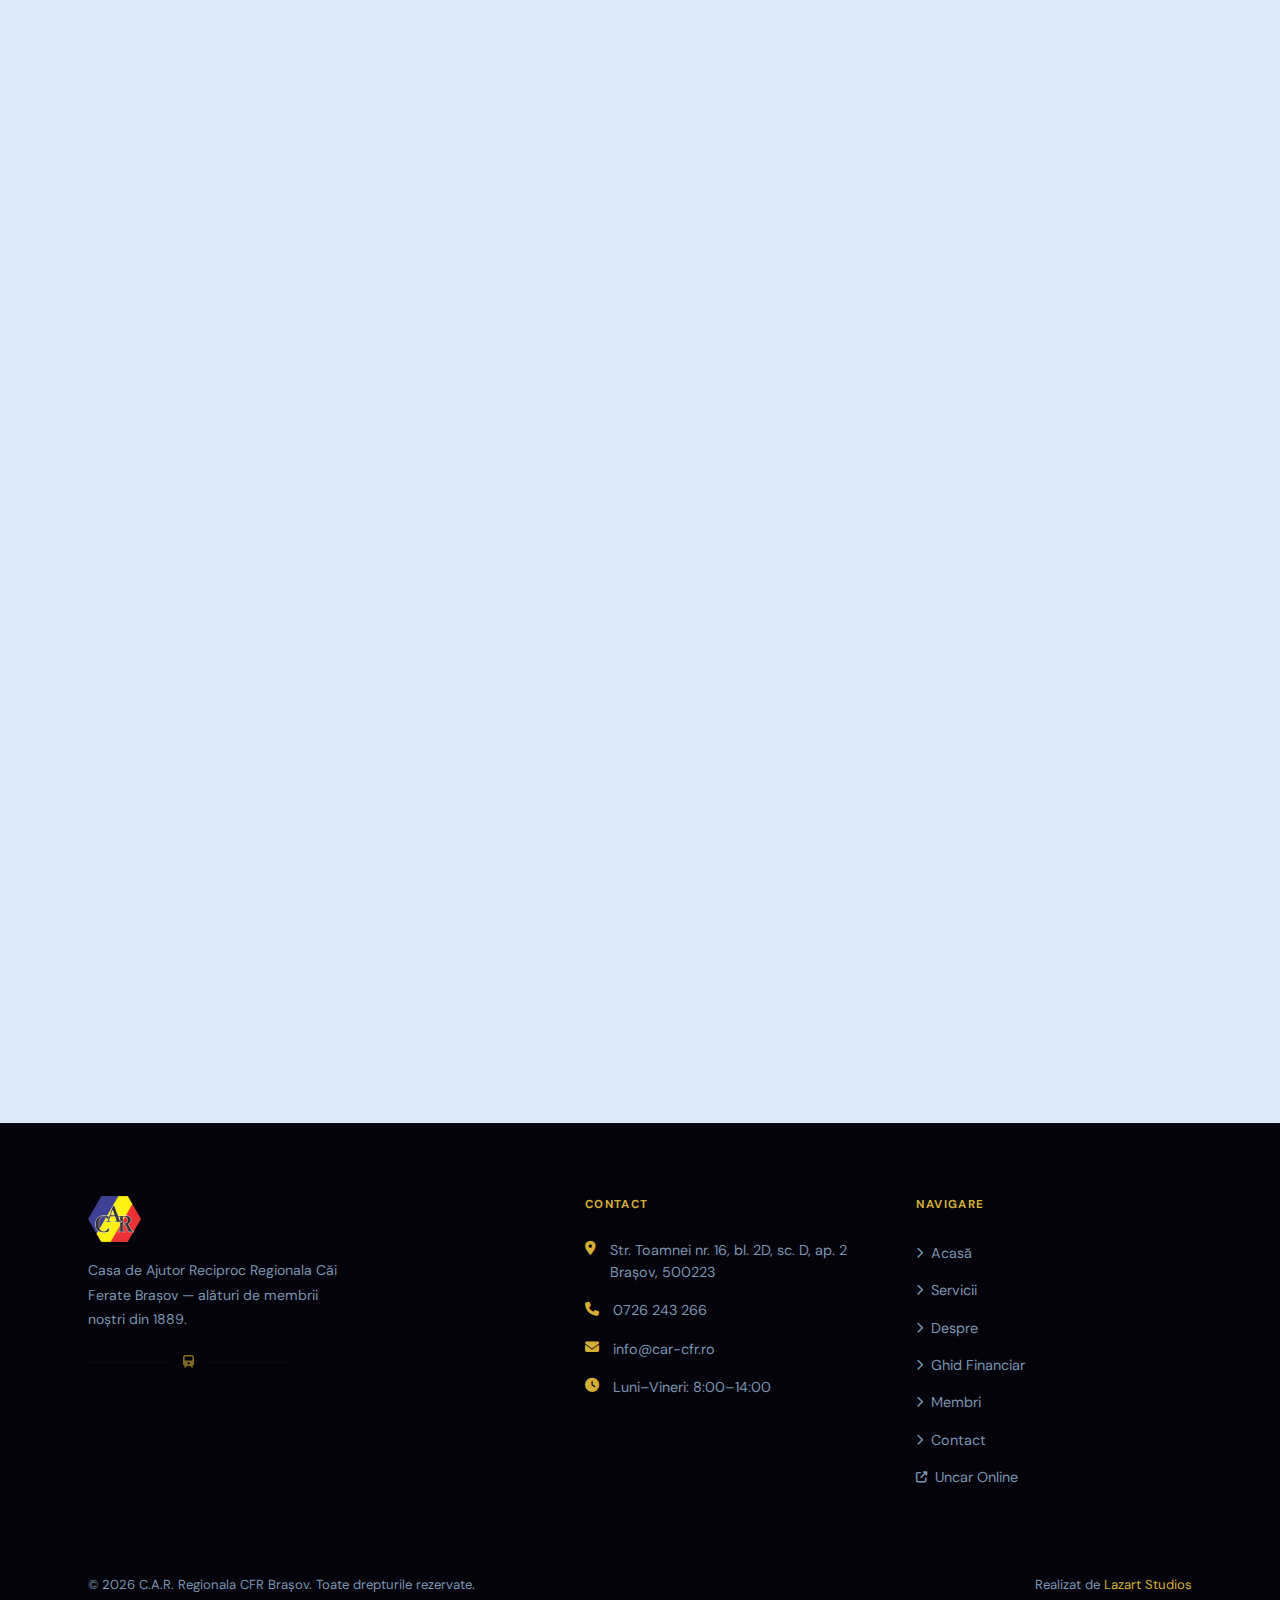
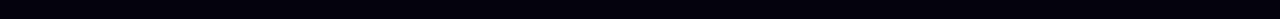
<file: despre.html>
<!DOCTYPE html>
<html lang="ro">
<head>
  <meta charset="UTF-8">
  <meta name="viewport" content="width=device-width, initial-scale=1.0">
  <title>Despre C.A.R. — Istoria Caselor de Ajutor Reciproc</title>
  <meta name="description" content="Istoria Caselor de Ajutor Reciproc ale Salariaților din România și tradiția CAR Regionala CFR Brașov.">
  <link rel="stylesheet" href="styles.css">
  <link rel="stylesheet" href="https://cdnjs.cloudflare.com/ajax/libs/font-awesome/6.4.0/css/all.min.css">
</head>
<body>

  <a href="#main-content" class="skip-link">Salt la conținut</a>
    <div class="nav-overlay" id="navOverlay"></div>

  <!-- Mobile Menu (outside header for proper stacking) -->
  <ul class="nav-menu" id="navMenu">
<li><a href="index.html"    class="nav-link">Acasă</a></li>
          <li><a href="servicii.html" class="nav-link">Servicii</a></li>
          <li><a href="despre.html"   class="nav-link active">Despre</a></li>
          <li><a href="ghid.html"     class="nav-link">Ghid</a></li>
          <li><a href="membri.html"   class="nav-link">Membri</a></li>
          <li><a href="contact.html"  class="nav-link">Contact</a></li>
  </ul>

  <!-- ===== HEADER ===== -->
  <header class="header" id="mainHeader">
    <div class="nav-container">
      <a href="index.html" class="logo-section">
        <img src="logo-car-cfr.png" alt="CAR CFR Brașov" class="logo-img">
      </a>
      <nav aria-label="Navigare principală" class="nav-desktop">
        <ul class="nav-links-desktop">
<li><a href="index.html"    class="nav-link">Acasă</a></li>
          <li><a href="servicii.html" class="nav-link">Servicii</a></li>
          <li><a href="despre.html"   class="nav-link active">Despre</a></li>
          <li><a href="ghid.html"     class="nav-link">Ghid</a></li>
          <li><a href="membri.html"   class="nav-link">Membri</a></li>
          <li><a href="contact.html"  class="nav-link">Contact</a></li>
        </ul>
      </nav>
      <a href="https://uncaronline.ro/login" class="nav-cta" target="_blank" rel="noopener">
        <i class="fas fa-user-circle"></i> Contul Meu
      </a>
      <button class="mobile-toggle" id="mobileToggle" aria-label="Deschide meniu">
        <i class="fas fa-bars"></i>
      </button>
    </div>
  </header>

  <!-- ===== PAGE HERO ===== -->
  <div class="page-hero">
    <div class="container">
      <div class="page-hero-badge"><i class="fas fa-scroll"></i>Moștenire &amp; Tradiție</div>
      <h1>Istoria <span class="italic">C.A.R.</span></h1>
      <p>File din istoria Caselor de Ajutor Reciproc ale Salariaților din România — de la origini până în prezent.</p>
    </div>
  </div>

  <!-- ===== MAIN ===== -->
  <main id="main-content">
    <section class="section section--dark">
      <div class="container">
        <div class="about-layout">

          <div class="timeline reveal">

            <!-- I. Scurt Istoric -->
            <div class="timeline-block">
              <div class="timeline-period">I. Scurt Istoric</div>
              <div class="timeline-content">
                <p>Istoria studiază procesul obiectiv al dezvoltării societății, al formelor ideologice, al diferitelor instituții, al culturii și tehnicii popoarelor. Ne referim aici la istoria creditului mutual — uniuni de credit sau case de ajutor reciproc.</p>

                <div class="blockquote">
                  „... cunoscând istoria, eroii, tradiția, ne facem mai sociabili, mai altruiști, mai iubitori de om și viață."
                  <cite>— Nicolae Iorga</cite>
                </div>

                <p>Ideea fondatoare: oamenii își pot pune economiile în comun și își pot acorda reciproc împrumuturi. Simplă, dar revoluționară pentru epoca sa.</p>

                <h3>Primele Uniuni de Credit</h3>
                <p>Conceptul a evoluat din activitățile cooperative ale Europei de la începutul secolului al XIX-lea. O primă cooperativă apare în Anglia, la Rochdale, înființată în 1844 de un grup de muncitori. Primele uniuni de credit europene apar în Germania, înființate în 1852 și 1864 de Hermann Schulze-Delitzsch și Friedrich Wilhelm Raiffeisen.</p>

                <p>Principiile definitorii s-au conturat treptat: doar membrii puteau lua împrumuturi; creditele se acordau pentru scopuri „prudente și productive"; caracterul și integritatea primau față de garanțiile materiale. În acest mod, oamenii împrumutau bani de la ei înșiși și de la prietenii lor.</p>
              </div>
            </div>

            <!-- II. CAR în România -->
            <div class="timeline-block reveal">
              <div class="timeline-period">II. C.A.R. în România</div>
              <div class="timeline-content">
                <h3>Primele Asociații</h3>
                <p>În a doua jumătate a secolului al XIX-lea apar și în România primele uniuni de credit. Diverse categorii sociale — meșteșugari, comercianți, cadre didactice, muncitori — și-au pus economiile în comun ca bază pentru obținerea creditelor.</p>

                <ul class="history-list">
                  <li><strong>1844</strong> Rochdale, Anglia — prima cooperativă modernă din lume</li>
                  <li><strong>1846</strong> Brașov — Asociația de Ajutor Reciproc a lucrătorilor tipografi</li>
                  <li><strong>1855</strong> Brăila — Societatea de economie, credit și ajutor „Înfrățirea"</li>
                  <li><strong>1858</strong> București — „Casa de ajutor și prevedere a lucrătorilor tipografi"</li>
                  <li><strong>1863</strong> București — „CAR a tipografilor", avându-l ca președinte pe C.A. Rosetti</li>
                  <li><strong>1868</strong> Chirnogi — prima asociație de credit modernă cu personalitate juridică</li>
                  <li><strong>1889</strong> Brașov — <strong style="color: var(--gold);">„Casa de Ajutor C.F.R."</strong> — fondată!</li>
                </ul>

                <h3>Perioada Interbelică</h3>
                <p>Spre sfârșitul secolului al XIX-lea, Spiru Haret, ministrul educației, a susținut necesitatea uniunilor de credit atât în rândul cadrelor didactice, cât și al țăranilor. Rezultatul: numărul băncilor cooperatiste a crescut de la 24 în 1898, la 700 în 1903.</p>

                <div class="blockquote">
                  „... Ea (banca) s-a născut din greutățile, din lipsurile și nevoile ce le-au îndurat și a suferit învățătorimea acestui județ... Se știe că nicicând bucuriile vieții nu cimentează mai puternic unirea... ca nenorocirile."
                  <cite>— Darea de Seamă, Banca Corpului Didactic Primar, 1936</cite>
                </div>
              </div>
            </div>

            <!-- III. 1949–1989 -->
            <div class="timeline-block reveal">
              <div class="timeline-period">III. Perioada 1949–1989</div>
              <div class="timeline-content">
                <h3>Transformări Postbelice</h3>
                <p>După al doilea război mondial, prin Decretul nr. 358/1949, toate entitățile de economii și credit au fost transformate în case de ajutor reciproc subordonate sindicatelor. O parte a proprietăților a trecut în proprietatea statului, iar denumirile s-au schimbat în „case de ajutor reciproc" — denumire păstrată și în prezent.</p>

                <h3>Creștere Continuă</h3>
                <p>În toată perioada comunistă, casele de ajutor reciproc au rămas singurul sprijin pentru persoanele cu venituri modeste, câștigându-și credibilitatea în rândul populației:</p>

                <table class="history-table">
                  <thead>
                    <tr>
                      <th>Anul</th>
                      <th>Nr. C.A.R.</th>
                      <th>Nr. membri</th>
                      <th>Nr. împrumuturi</th>
                    </tr>
                  </thead>
                  <tbody>
                    <tr><td>1964</td><td>3.057</td><td>862.100</td><td>750.700</td></tr>
                    <tr><td>1975</td><td>4.446</td><td>1.657.564</td><td>1.126.760</td></tr>
                    <tr><td>1985</td><td>5.750</td><td>3.810.405</td><td>2.576.826</td></tr>
                    <tr><td>1989</td><td>5.900</td><td>4.800.000</td><td>3.423.389</td></tr>
                  </tbody>
                </table>
              </div>
            </div>

            <!-- IV. Post-Decembrist -->
            <div class="timeline-block reveal">
              <div class="timeline-period">IV. Perioada Post-Decembristă</div>
              <div class="timeline-content">
                <h3>Independența din 1990</h3>
                <p>După evenimentele din 1989, casele de ajutor reciproc, reunite în Conferința Națională, au hotărât să fie independente față de orice formațiune sindicală, politică sau de stat. S-au asociat în uniuni teritoriale județene și au format un sistem propriu.</p>

                <h3>Uniunea Națională C.A.R.S.R.</h3>
                <p>Înființată la <strong style="color: var(--gold);">23 martie 1990</strong>, Uniunea Națională a C.A.R.S.R. a devenit liderul caselor de ajutor reciproc ale salariaților. Ziua de 23 martie a devenit „Ziua Uniunii Naționale."</p>

                <div class="blockquote">
                  Ziua de 23 martie — „Ziua Uniunii Naționale a Caselor de Ajutor Reciproc ale Salariaților din România" — ziua tuturor caselor afiliate sistemului U.N.C.A.R.S.R.
                </div>
              </div>
            </div>

            <!-- V. Legiuire -->
            <div class="timeline-block reveal">
              <div class="timeline-period">V. Cadrul Legislativ</div>
              <div class="timeline-content">
                <h3>Legea nr. 122/1996</h3>
                <p>În urma demersurilor de 7 ani, s-a reușit promovarea Legii nr. 122/1996, care a reglementat regimul juridic al caselor de ajutor reciproc și al uniunilor acestora — un moment crucial pentru legitimarea sistemului.</p>

                <h3>Colaborarea cu WOCCU</h3>
                <p>În noiembrie 1996, U.N.C.A.R.S.R. a aderat la Consiliul Mondial al Uniunilor de Credit (WOCCU), participând la acțiuni internaționale și adoptând cele mai bune practici din domeniu.</p>

                <h3>Legea nr. 186/2004</h3>
                <p>Legea nr. 186/2004 a modificat și completat Legea 122/1996, adaptând cadrul legislativ la noile realități ale pieței financiare și consolidând protecția membrilor.</p>
              </div>
            </div>

            <!-- VI. Concluzie -->
            <div class="timeline-block reveal">
              <div class="timeline-period">VI. Concluzie</div>
              <div class="timeline-content">
                <div class="blockquote">
                  „Istoria, carte de cunoaștere a ceea ce a fost, rămâne parte alcătuitoare a prezentului și, prin sensurile ei, întărește opțiunile noastre asupra viitorului."
                  <cite>— Constantin C. Giurescu</cite>
                </div>

                <p>Casele de Ajutor Reciproc din România, cu o istorie de peste 150 de ani, continuă să-și îndeplinească misiunea. Principiile fondatoare — solidaritate, ajutor reciproc, capitalizarea economiilor — rămân la fel de valabile astăzi.</p>

                <p><strong style="color: var(--gold);">C.A.R. Regionala Căi Ferate Brașov</strong>, cu rădăcini în tradiția feroviară de peste 125 de ani, se mândrește să continue această moștenire, oferind servicii financiare moderne pe baze de încredere și solidaritate.</p>

                <p style="margin-top: 1.75rem; font-size: 0.85rem; color: var(--text-muted); font-style: italic;">
                  Sursă: Uniunea Națională a Caselor de Ajutor Reciproc ale Salariaților din România.<br>
                  Materiale realizate de Veronica Trancă.
                </p>
              </div>
            </div>

          </div><!-- /timeline -->
        </div><!-- /about-layout -->
      </div>
    </section>
  </main>

  <!-- ===== FOOTER ===== -->
  <footer class="footer">
    <div class="container">
      <div class="footer-grid">
        <div class="footer-brand">
          <img src="logo-car-cfr.png" alt="CAR CFR Brașov" class="footer-logo">
          <p>Casa de Ajutor Reciproc Regionala Căi Ferate Brașov — alături de membrii noștri din 1889.</p>
          <div class="footer-divider"><i class="fas fa-train"></i></div>
        </div>
        <div>
          <div class="footer-title">Contact</div>
          <div class="footer-contact-item"><i class="fas fa-map-marker-alt"></i><p>Str. Toamnei nr. 16, bl. 2D, sc. D, ap. 2<br>Brașov, 500223</p></div>
          <div class="footer-contact-item"><i class="fas fa-phone"></i><a href="tel:0726243266">0726 243 266</a></div>
          <div class="footer-contact-item"><i class="fas fa-envelope"></i><a href="mailto:info@car-cfr.ro">info@car-cfr.ro</a></div>
          <div class="footer-contact-item"><i class="fas fa-clock"></i><p>Luni–Vineri: 8:00–14:00</p></div>
        </div>
        <div>
          <div class="footer-title">Navigare</div>
          <ul class="footer-links">
            <li><a href="index.html"><i class="fas fa-chevron-right"></i>Acasă</a></li>
            <li><a href="servicii.html"><i class="fas fa-chevron-right"></i>Servicii</a></li>
            <li><a href="despre.html"><i class="fas fa-chevron-right"></i>Despre</a></li>
            <li><a href="ghid.html"><i class="fas fa-chevron-right"></i>Ghid Financiar</a></li>
            <li><a href="membri.html"><i class="fas fa-chevron-right"></i>Membri</a></li>
            <li><a href="contact.html"><i class="fas fa-chevron-right"></i>Contact</a></li>
            <li><a href="https://uncaronline.ro/login" target="_blank" rel="noopener"><i class="fas fa-external-link-alt"></i>Uncar Online</a></li>
          </ul>
        </div>
      </div>
    </div>
    <div class="footer-bottom">
      <div class="container">
        <div class="footer-bottom-inner">
          <p>&copy; 2026 C.A.R. Regionala CFR Brașov. Toate drepturile rezervate.</p>
          <p>Realizat de <a href="https://www.lazart.ro" target="_blank" rel="noopener">Lazart Studios</a></p>
        </div>
      </div>
    </div>
  </footer>

  <script src="main.js"></script>
</body>
</html>
</file>
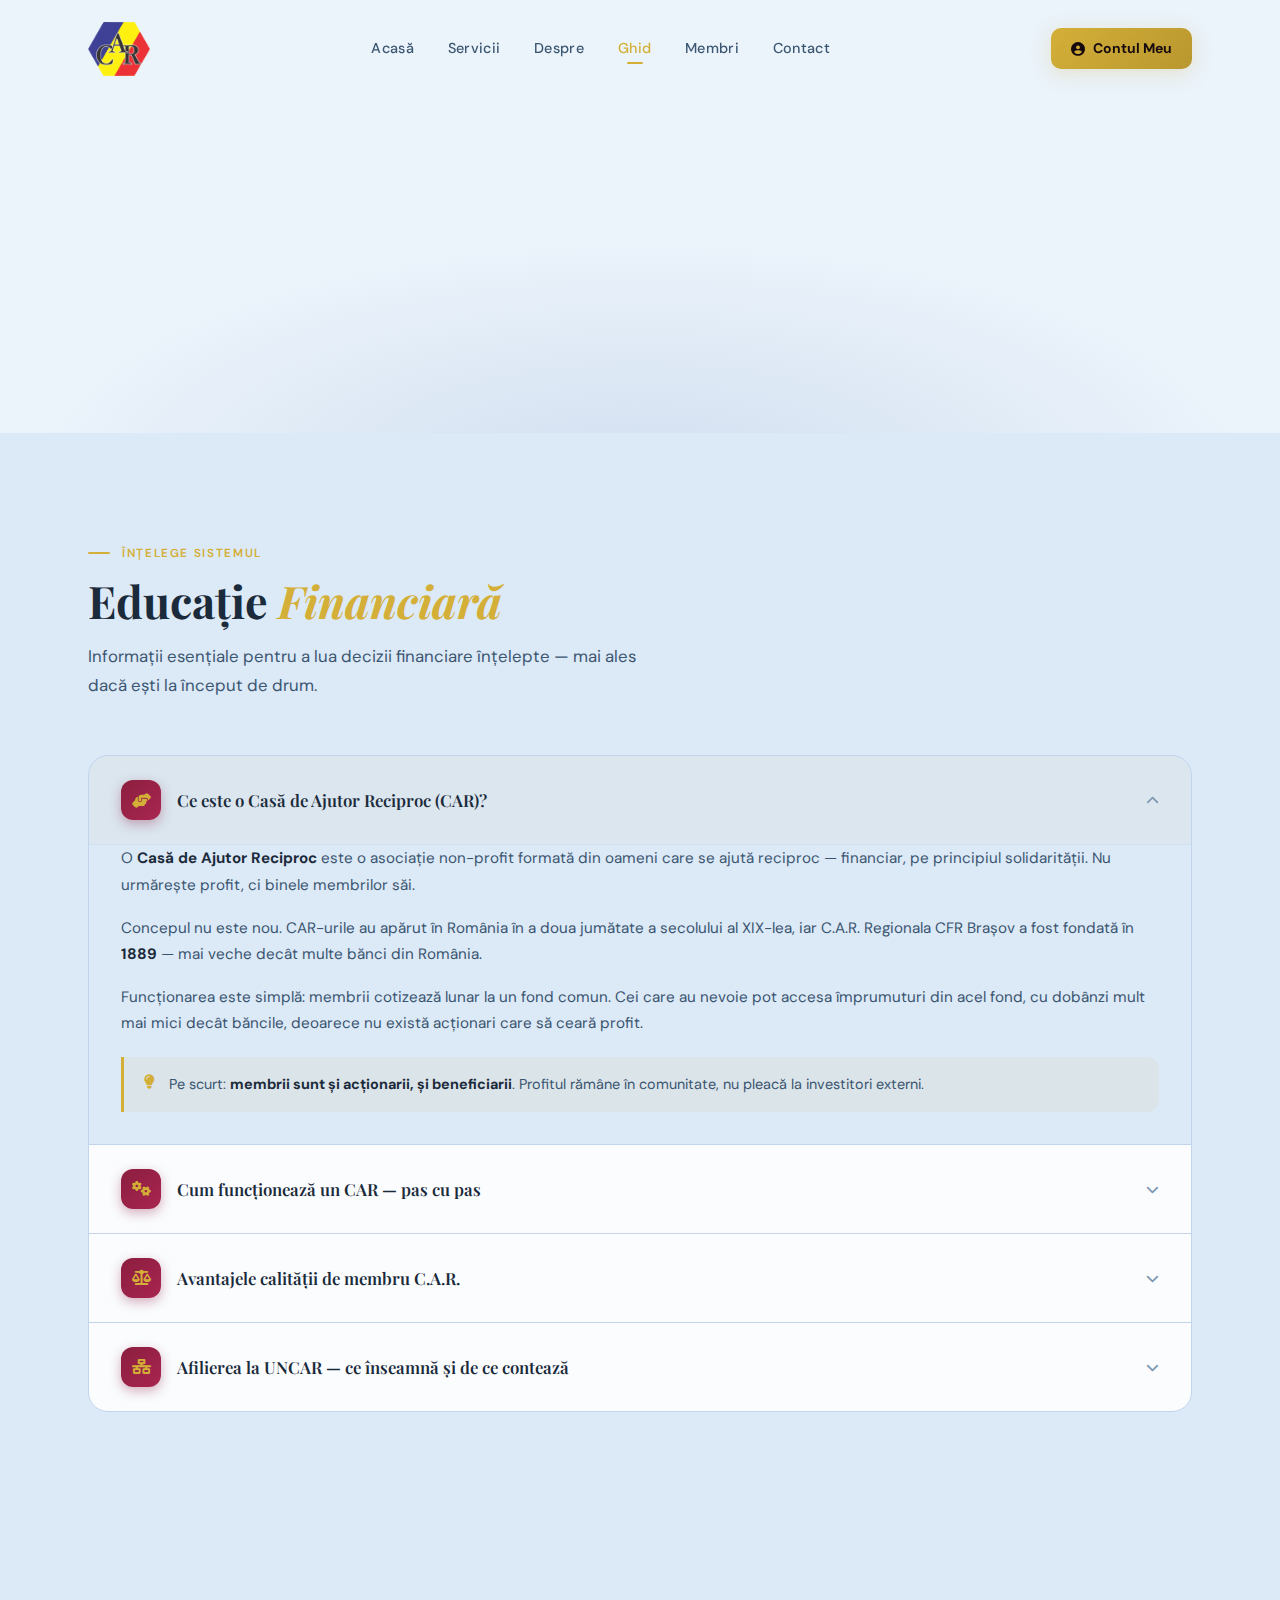
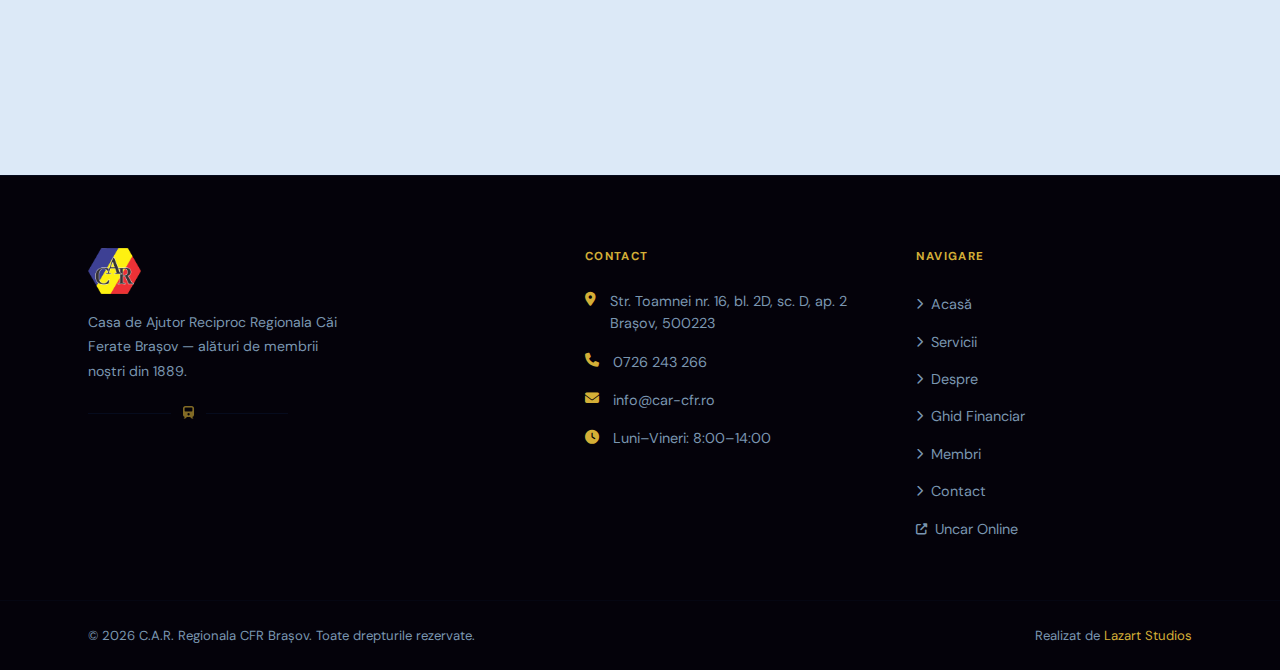
<file: ghid.html>
<!DOCTYPE html>
<html lang="ro">
<head>
  <meta charset="UTF-8">
  <meta name="viewport" content="width=device-width, initial-scale=1.0">
  <title>Ghid Financiar | CAR Regională Căi Ferate Brașov</title>
  <meta name="description" content="Ghid de educație financiară CAR CFR Brașov — ce este o Casă de Ajutor Reciproc, cum funcționează, comparație cu banca, UNCAR.">
  <link rel="stylesheet" href="styles.css">
  <link rel="stylesheet" href="https://cdnjs.cloudflare.com/ajax/libs/font-awesome/6.4.0/css/all.min.css">
</head>
<body>

  <a href="#main-content" class="skip-link">Salt la conținut</a>
  <div class="nav-overlay" id="navOverlay"></div>

  <!-- ===== HEADER ===== -->
  <header class="header" id="mainHeader">
    <div class="nav-container">
      <a href="index.html" class="logo-section">
        <img src="logo-car-cfr.png" alt="CAR CFR Brașov" class="logo-img">
      </a>
      <nav aria-label="Navigare principală">
        <ul class="nav-menu" id="navMenu">
          <li><a href="index.html"    class="nav-link">Acasă</a></li>
          <li><a href="servicii.html" class="nav-link">Servicii</a></li>
          <li><a href="despre.html"   class="nav-link">Despre</a></li>
          <li><a href="ghid.html"     class="nav-link active">Ghid</a></li>
          <li><a href="membri.html"   class="nav-link">Membri</a></li>
          <li><a href="contact.html"  class="nav-link">Contact</a></li>
        </ul>
      </nav>
      <a href="https://uncaronline.ro/login" class="nav-cta" target="_blank" rel="noopener">
        <i class="fas fa-user-circle"></i> Contul Meu
      </a>
      <button class="mobile-toggle" id="mobileToggle" aria-label="Deschide meniu">
        <i class="fas fa-bars"></i>
      </button>
    </div>
  </header>

  <!-- ===== PAGE HERO ===== -->
  <div class="page-hero">
    <div class="container">
      <div class="page-hero-badge"><i class="fas fa-book-open"></i>Educație Financiară</div>
      <h1>Ghid <span class="italic">Financiar</span></h1>
      <p>Tot ce trebuie să știi despre Casa de Ajutor Reciproc — simplu, clar și la obiect.</p>
    </div>
  </div>

  <!-- ===== MAIN ===== -->
  <main id="main-content">

    <section class="section section--dark">
      <div class="container">

        <div class="section-header reveal">
          <div class="section-label">Înțelege Sistemul</div>
          <h2 class="section-title">Educație <span class="italic">Financiară</span></h2>
          <p class="section-subtitle">Informații esențiale pentru a lua decizii financiare înțelepte — mai ales dacă ești la început de drum.</p>
        </div>

        <!-- Accordion -->
        <div class="accordion reveal">

          <!-- 1. Ce este un CAR -->
          <div class="accordion-item">
            <button class="accordion-trigger" aria-expanded="true">
              <span class="accordion-icon"><i class="fas fa-hands-helping"></i></span>
              <span class="accordion-title">Ce este o Casă de Ajutor Reciproc (CAR)?</span>
              <span class="accordion-chevron"><i class="fas fa-chevron-down"></i></span>
            </button>
            <div class="accordion-panel" style="max-height: none;">
              <div class="accordion-content">
                <p>O <strong>Casă de Ajutor Reciproc</strong> este o asociație non-profit formată din oameni care se ajută reciproc — financiar, pe principiul solidarității. Nu urmărește profit, ci binele membrilor săi.</p>
                <p>Concepul nu este nou. CAR-urile au apărut în România în a doua jumătate a secolului al XIX-lea, iar C.A.R. Regionala CFR Brașov a fost fondată în <strong>1889</strong> — mai veche decât multe bănci din România.</p>
                <p>Funcționarea este simplă: membrii cotizează lunar la un fond comun. Cei care au nevoie pot accesa împrumuturi din acel fond, cu dobânzi mult mai mici decât băncile, deoarece nu există acționari care să ceară profit.</p>
                <div class="guide-highlight">
                  <i class="fas fa-lightbulb"></i>
                  <span>Pe scurt: <strong>membrii sunt și acționarii, și beneficiarii</strong>. Profitul rămâne în comunitate, nu pleacă la investitori externi.</span>
                </div>
              </div>
            </div>
          </div>

          <!-- 2. Cum functioneaza -->
          <div class="accordion-item">
            <button class="accordion-trigger" aria-expanded="false">
              <span class="accordion-icon"><i class="fas fa-cogs"></i></span>
              <span class="accordion-title">Cum funcționează un CAR — pas cu pas</span>
              <span class="accordion-chevron"><i class="fas fa-chevron-down"></i></span>
            </button>
            <div class="accordion-panel">
              <div class="accordion-content">
                <p>Mecanismul este transparent și replicat în mii de organizații similare din toată lumea:</p>
                <ol class="guide-list">
                  <li>
                    <strong>Te înregistrezi ca membru</strong> — completezi o cerere de adeziune și achiți o taxă de înscriere redusă.
                  </li>
                  <li>
                    <strong>Cotizezi lunar</strong> — o sumă fixă stabilită de tine se depune în fondul tău social personal.
                  </li>
                  <li>
                    <strong>Fondul tău crește</strong> — contribuțiile se acumulează și generează dobândă. Acești bani sunt ai tăi și pot fi recuperați la ieșire din asociație.
                  </li>
                  <li>
                    <strong>Accesezi un împrumut</strong> — în funcție de fondul acumulat și de vechimea în CAR, poți solicita un împrumut de până la de 3-5 ori fondul tău social, la dobânzi avantajoase.
                  </li>
                  <li>
                    <strong>Rambursezi lunar</strong> — rata lunară convenită, simplu și transparent, fără birocraţie.
                  </li>
                </ol>
                <div class="guide-highlight">
                  <i class="fas fa-shield-alt"></i>
                  <span>Nu sunt necesare ipoteci, giranți sau garanții imobiliare pentru împrumuturi obișnuite.</span>
                </div>
              </div>
            </div>
          </div>

          <!-- 3. Avantaje CAR -->
          <div class="accordion-item">
            <button class="accordion-trigger" aria-expanded="false">
              <span class="accordion-icon"><i class="fas fa-balance-scale"></i></span>
              <span class="accordion-title">Avantajele calității de membru C.A.R.</span>
              <span class="accordion-chevron"><i class="fas fa-chevron-down"></i></span>
            </button>
            <div class="accordion-panel">
              <div class="accordion-content">
                <p>Calitatea de membru C.A.R. aduce beneficii concrete și tangibile:</p>

                <div class="guide-compare-grid" style="grid-template-columns: 1fr;">
                  <div class="guide-compare-col guide-compare-col--car">
                    <div class="guide-compare-header"><i class="fas fa-check-circle"></i> Avantaje C.A.R.</div>
                    <ul>
                      <li>Dobânzi la împrumuturi avantajoase (9–15,6% DAE)</li>
                      <li>Aprobare rapidă — 24–48 ore, fără dosar voluminos</li>
                      <li>Fără garanții imobiliare sau giranți pentru sume uzuale</li>
                      <li>Economiile tale generează dobândă — ești recompensat pentru fidelitate</li>
                      <li>Organizație non-profit — totul în beneficiul membrilor</li>
                      <li>Relație umană, personalizată și transparentă</li>
                    </ul>
                  </div>
                </div>

                <div class="guide-highlight" style="margin-top: 1.5rem;">
                  <i class="fas fa-shield-alt"></i>
                  <span>Garanția o oferă reglementarea UNCAR, supravegherea internă și transparența operațiunilor. C.A.R. Regionala Căi Ferate Brașov, fondată în 1889, și-a dovedit stabilitatea de-a lungul tuturor crizelor economice.</span>
                </div>
              </div>
            </div>
          </div>

          <!-- 4. UNCAR -->
          <div class="accordion-item">
            <button class="accordion-trigger" aria-expanded="false">
              <span class="accordion-icon"><i class="fas fa-network-wired"></i></span>
              <span class="accordion-title">Afilierea la UNCAR — ce înseamnă și de ce contează</span>
              <span class="accordion-chevron"><i class="fas fa-chevron-down"></i></span>
            </button>
            <div class="accordion-panel">
              <div class="accordion-content">
                <p><strong>UNCAR</strong> (Uniunea Națională a Caselor de Ajutor Reciproc ale Salariaților) este organism umbrelă care reunește și supraveghează CAR-urile din România. Afilierea la UNCAR nu este opțională — este o garanție pentru membri.</p>
                <p>Concret, afilierea înseamnă:</p>
                <ul class="guide-check-list">
                  <li><strong>Supraveghere și control</strong> — UNCAR verifică periodic situația financiară, respectarea reglementărilor și corectitudinea operațiunilor.</li>
                  <li><strong>Standarde comune</strong> — toate CAR-urile afiliate respectă același regulament-cadru, proceduri contabile uniforme și norme de conduită.</li>
                  <li><strong>Platformă digitală</strong> — accesul la <a href="https://uncaronline.ro" target="_blank" rel="noopener" style="color:var(--gold);">Uncar Online</a>, unde membrii pot gestiona contul 24/7.</li>
                  <li><strong>Plasă de siguranță</strong> — în cazul unor dificultăți la nivel local, UNCAR poate interveni cu sprijin tehnic sau financiar pentru protejarea fondurilor membrilor.</li>
                  <li><strong>Transparență</strong> — rapoarte anuale publice, adunări generale ale membrilor, drept la vot în deciziile organizației.</li>
                  <li><strong>Bune practici</strong> — formare continuă pentru personalul CAR, ghiduri operaționale și actualizare periodică la legislație.</li>
                </ul>
                <div class="guide-highlight">
                  <i class="fas fa-university"></i>
                  <span>C.A.R. Regionala CFR Brașov este membră <strong>UNCAR</strong> și funcționează în conformitate cu Legea nr. 122/1996 privind regimul juridic al caselor de ajutor reciproc ale salariaților și cu actele normative subsecvente.</span>
                </div>
              </div>
            </div>
          </div>

        </div><!-- /.accordion -->

        <!-- CTA -->
        <div class="info-banner reveal" style="margin-top: 3rem;">
          <div class="info-banner-icon"><i class="fas fa-question-circle"></i></div>
          <div>
            <h3>Mai ai întrebări?</h3>
            <p>Vino la sediul nostru sau contactează-ne telefonic. Suntem aici să explicăm orice detaliu, fără presiune și fără costuri ascunse.</p>
          </div>
          <a href="contact.html" class="btn-primary" style="flex-shrink:0; margin-top:0;">
            <i class="fas fa-arrow-right"></i> Contactează-ne
          </a>
        </div>

      </div>
    </section>

  </main>

  <!-- ===== FOOTER ===== -->
  <footer class="footer">
    <div class="container">
      <div class="footer-grid">
        <div class="footer-brand">
          <img src="logo-car-cfr.png" alt="CAR CFR Brașov" class="footer-logo">
          <p>Casa de Ajutor Reciproc Regionala Căi Ferate Brașov — alături de membrii noștri din 1889.</p>
          <div class="footer-divider"><i class="fas fa-train"></i></div>
        </div>
        <div>
          <div class="footer-title">Contact</div>
          <div class="footer-contact-item"><i class="fas fa-map-marker-alt"></i><p>Str. Toamnei nr. 16, bl. 2D, sc. D, ap. 2<br>Brașov, 500223</p></div>
          <div class="footer-contact-item"><i class="fas fa-phone"></i><a href="tel:0726243266">0726 243 266</a></div>
          <div class="footer-contact-item"><i class="fas fa-envelope"></i><a href="mailto:info@car-cfr.ro">info@car-cfr.ro</a></div>
          <div class="footer-contact-item"><i class="fas fa-clock"></i><p>Luni–Vineri: 8:00–14:00</p></div>
        </div>
        <div>
          <div class="footer-title">Navigare</div>
          <ul class="footer-links">
            <li><a href="index.html"><i class="fas fa-chevron-right"></i>Acasă</a></li>
            <li><a href="servicii.html"><i class="fas fa-chevron-right"></i>Servicii</a></li>
            <li><a href="despre.html"><i class="fas fa-chevron-right"></i>Despre</a></li>
            <li><a href="ghid.html"><i class="fas fa-chevron-right"></i>Ghid Financiar</a></li>
            <li><a href="membri.html"><i class="fas fa-chevron-right"></i>Membri</a></li>
            <li><a href="contact.html"><i class="fas fa-chevron-right"></i>Contact</a></li>
            <li><a href="https://uncaronline.ro/login" target="_blank" rel="noopener"><i class="fas fa-external-link-alt"></i>Uncar Online</a></li>
          </ul>
        </div>
      </div>
    </div>
    <div class="footer-bottom">
      <div class="container">
        <div class="footer-bottom-inner">
          <p>&copy; 2026 C.A.R. Regionala CFR Brașov. Toate drepturile rezervate.</p>
          <p>Realizat de <a href="https://www.lazart.ro" target="_blank" rel="noopener">Lazart Studios</a></p>
        </div>
      </div>
    </div>
  </footer>

  <script src="main.js"></script>
</body>
</html>
</file>
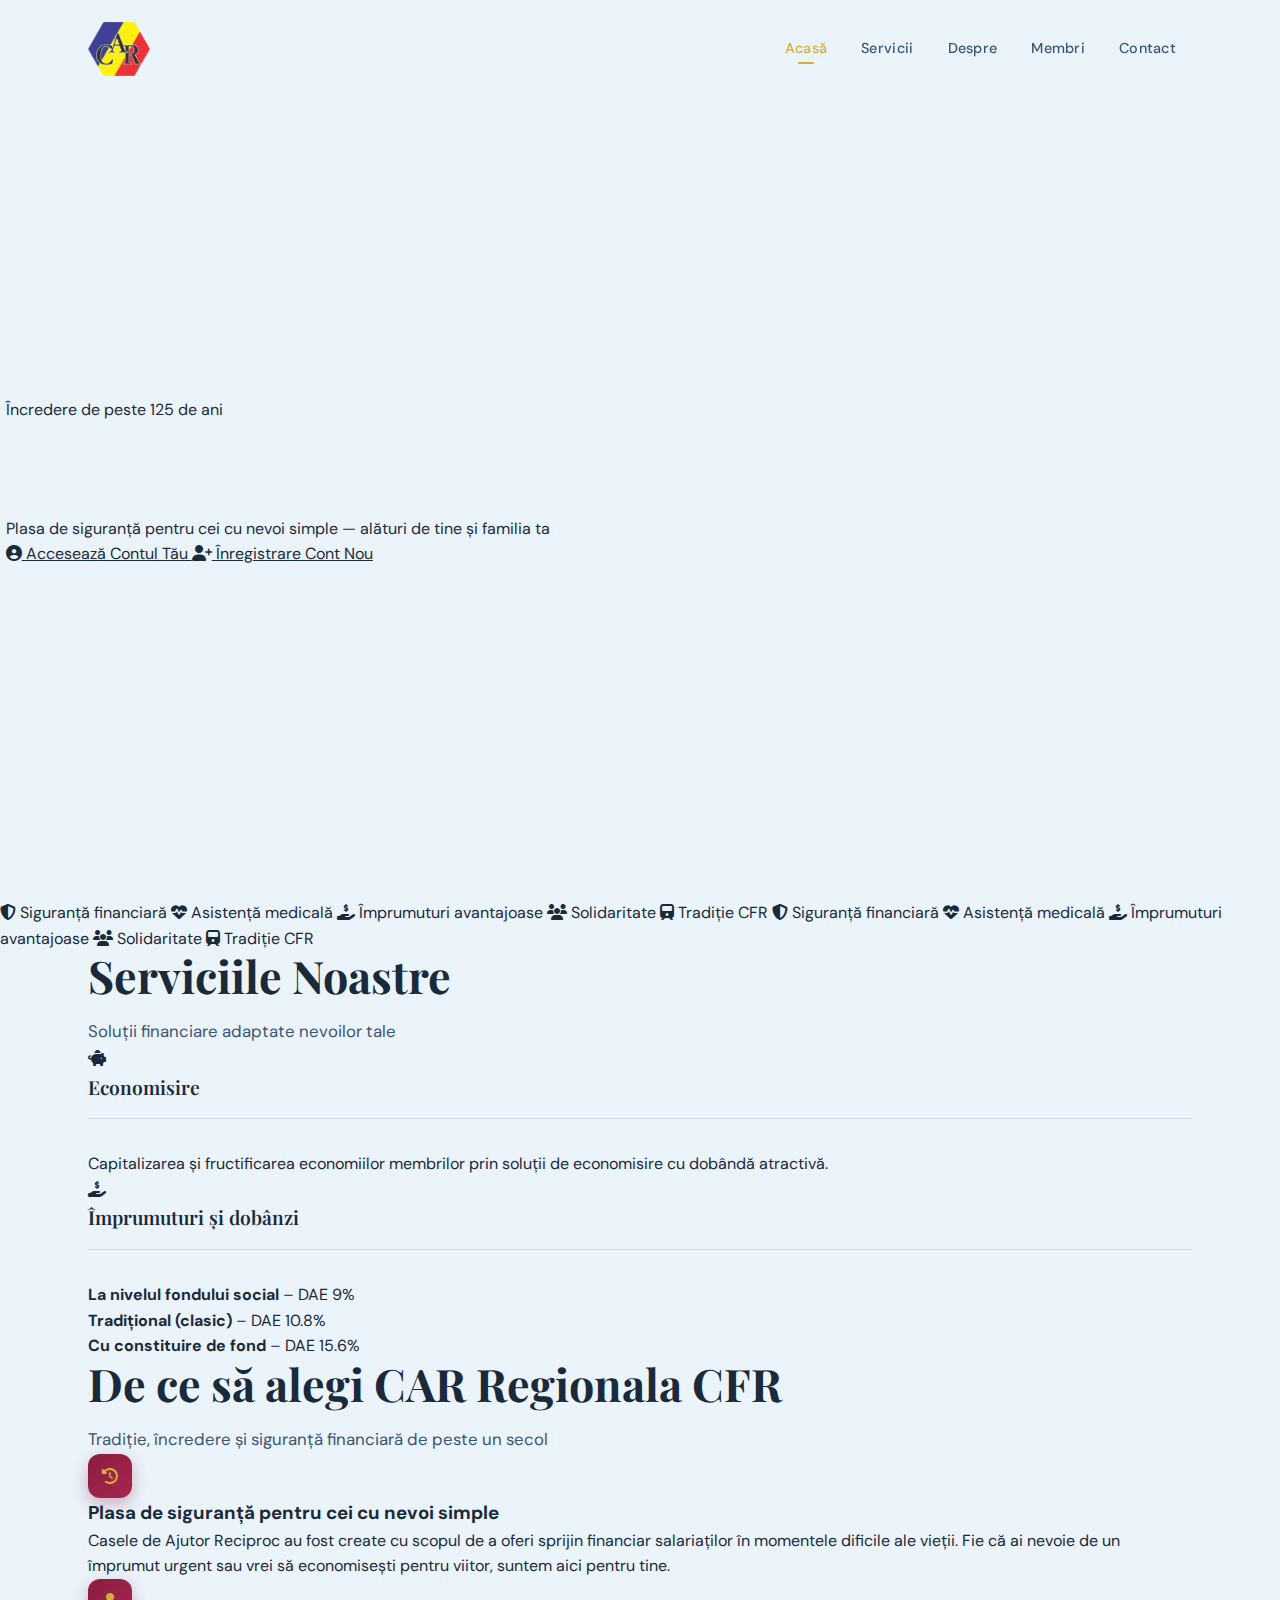
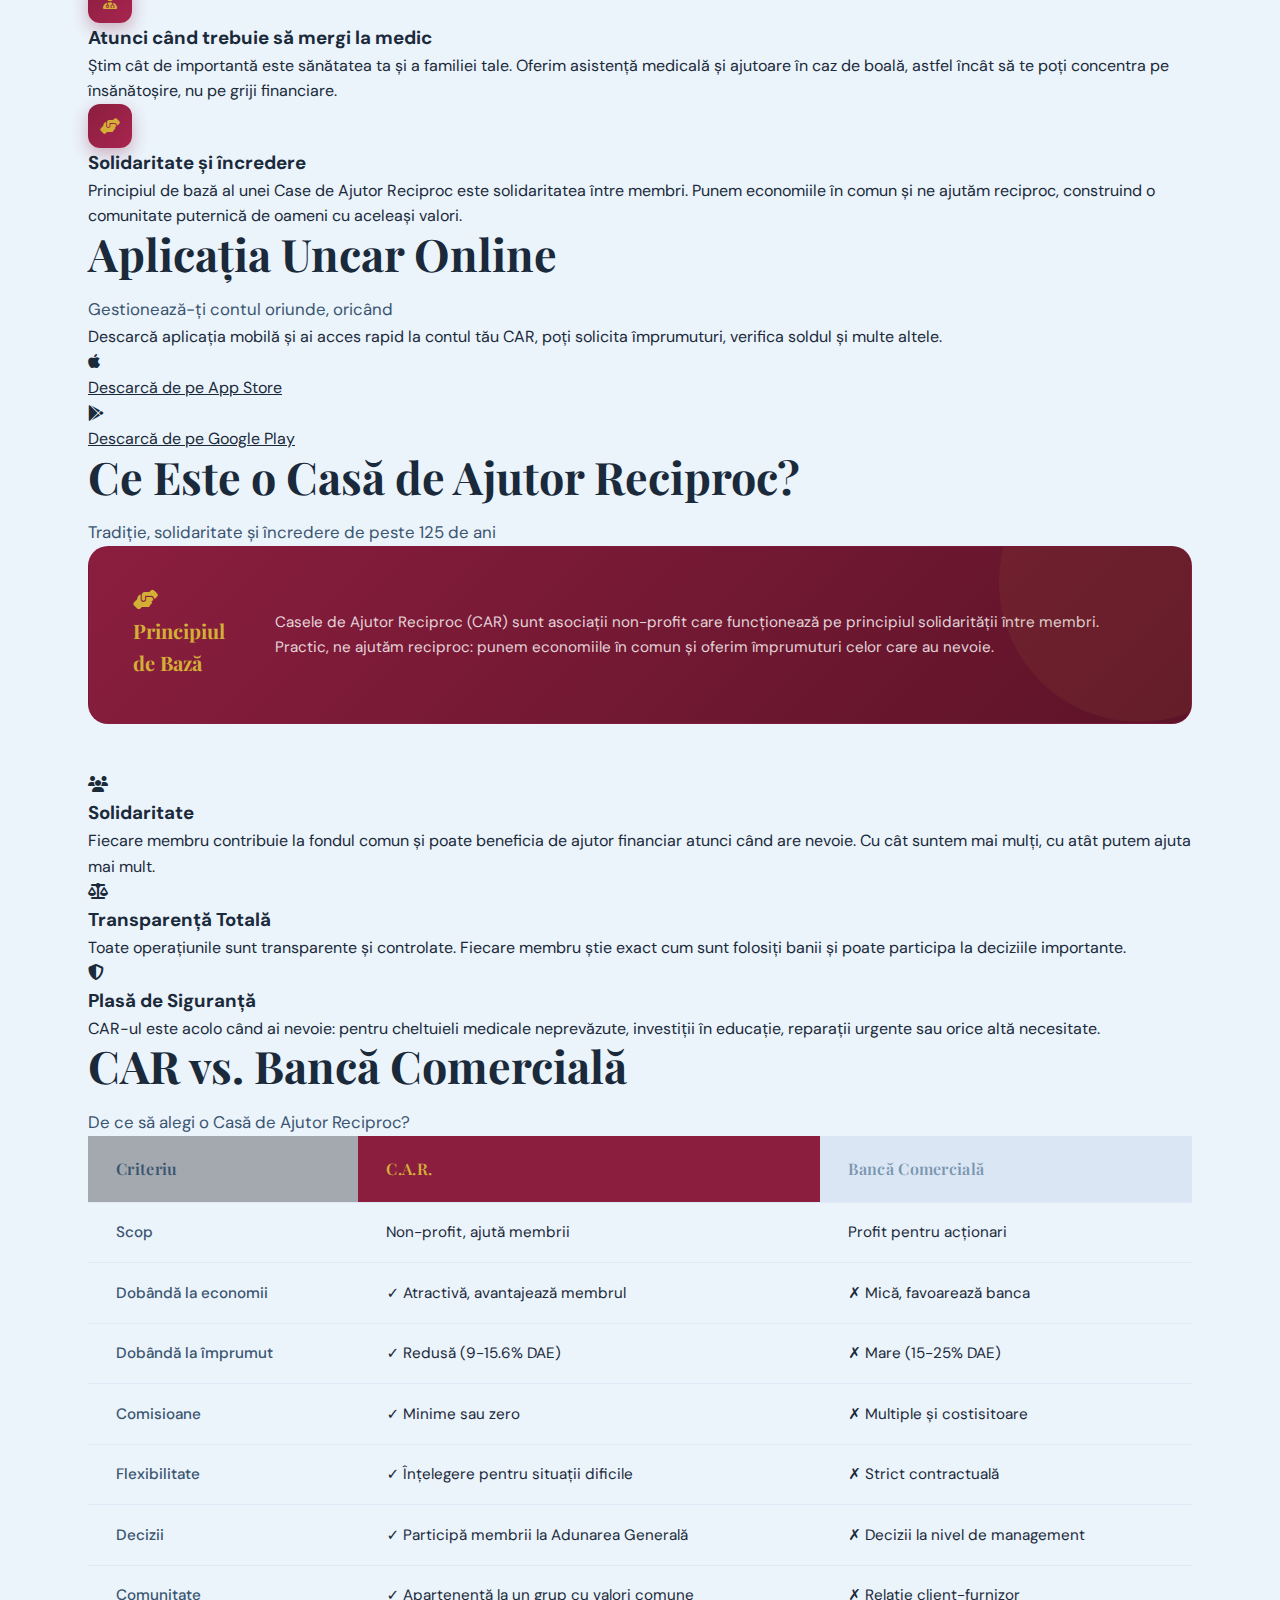
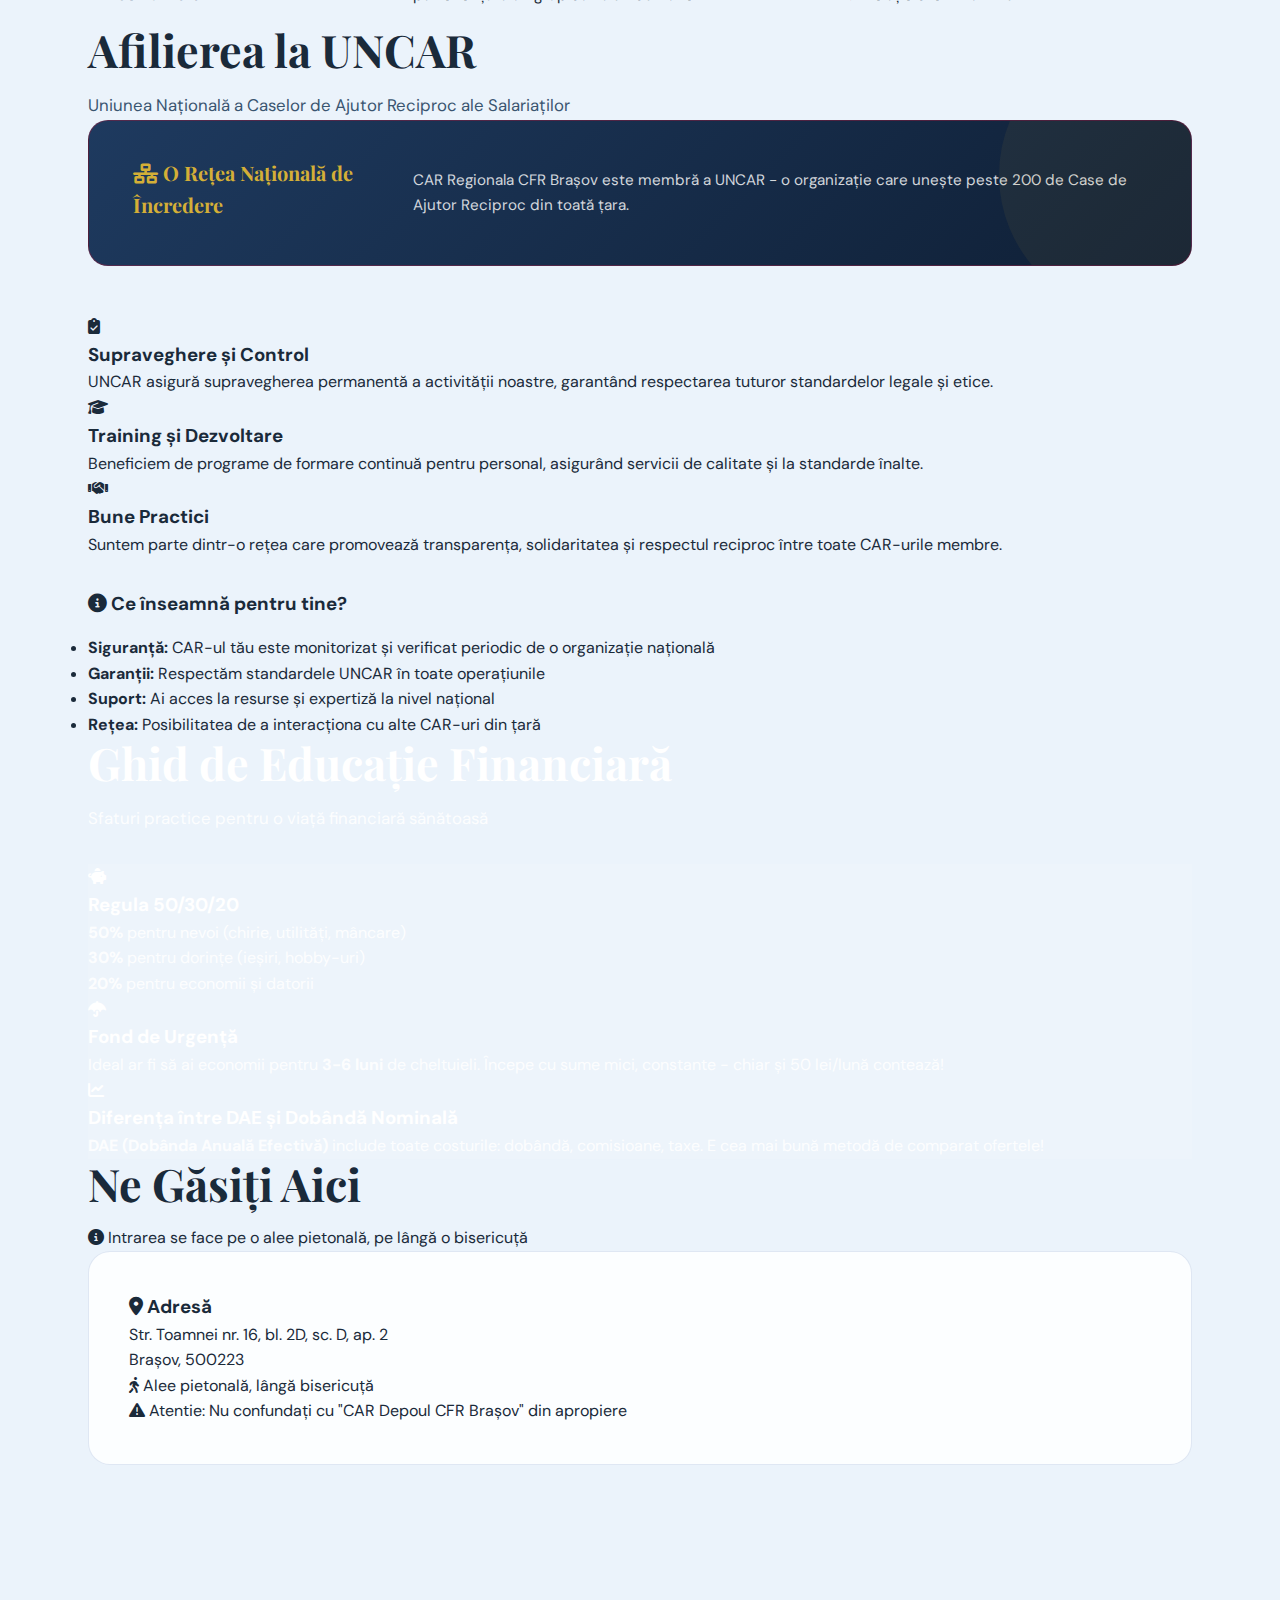
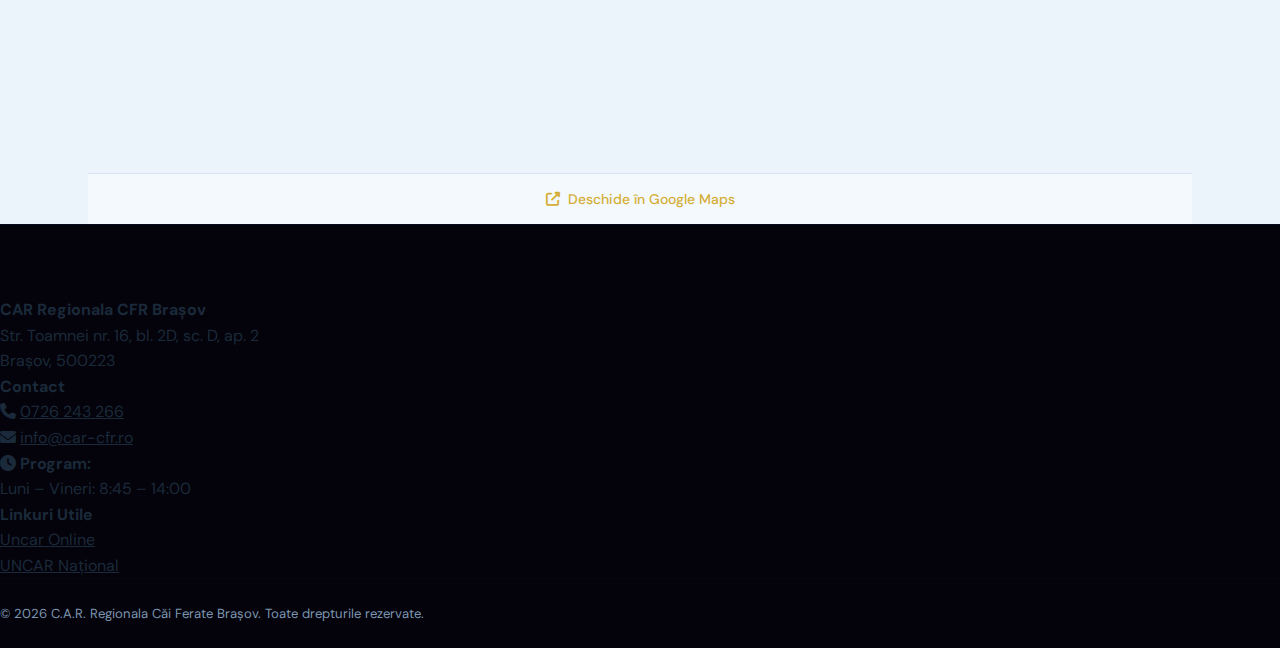
<file: index-backup.html>
<!DOCTYPE html>
<html lang="ro">
<head>
  <meta charset="UTF-8">
  <meta name="viewport" content="width=device-width, initial-scale=1.0">
  <title>CAR Regionala Căi Ferate Brașov</title>
  <meta name="description" content="C.A.R. Regionala Căi Ferate Brașov - Casa de Ajutor Reciproc a salariaților din domeniul feroviar">
  <link rel="stylesheet" href="styles.css">
  <link rel="stylesheet" href="https://cdnjs.cloudflare.com/ajax/libs/font-awesome/6.4.0/css/all.min.css">
</head>
<body>
  <!-- Animated Background -->
  <div class="animated-bg">
    <div class="gradient-orb orb-1"></div>
    <div class="gradient-orb orb-2"></div>
    <div class="gradient-orb orb-3"></div>
    <div class="particles" id="particles"></div>
  </div>
  <a href="#main-content" class="skip-link">Salt la conținut</a>

  <!-- Header -->
  <header class="header">
    <div class="nav-container">
      <a href="index.html" class="logo-section">
        <img src="logo-car-cfr.png" alt="CAR CFR Brașov" class="logo-img">
      </a>
      <nav>
        <ul class="nav-menu" id="navMenu">
          <li><a href="index.html" class="nav-link active">Acasă</a></li>
          <li><a href="servicii.html" class="nav-link">Servicii</a></li>
          <li><a href="despre.html" class="nav-link">Despre</a></li>
          <li><a href="membri.html" class="nav-link">Membri</a></li>
          <li><a href="contact.html" class="nav-link">Contact</a></li>
        </ul>
      </nav>
      <button class="mobile-toggle" id="mobileToggle" aria-label="Meniu">
        <i class="fas fa-bars"></i>
      </button>
    </div>
  </header>

  <!-- Hero Section -->
  <section class="hero">
    <!-- Abstract smoke/fog effect layers -->
    <div class="smoke-container">
      <div class="smoke-layer smoke-1"></div>
      <div class="smoke-layer smoke-2"></div>
      <div class="smoke-layer smoke-3"></div>
      <div class="smoke-layer smoke-4"></div>
      <div class="smoke-layer smoke-5"></div>
    </div>
    
    <!-- Subtle floating particles -->
    <div class="particle-mist" id="particleMist"></div>
    
    <div class="hero-content">
      <span class="hero-slogan">Încredere de peste 125 de ani</span>
      <h1 class="hero-title">CAR Regionala Căi Ferate Brașov</h1>
      <p class="hero-slogan-secondary">Plasa de siguranță pentru cei cu nevoi simple — alături de tine și familia ta</p>
      <div class="hero-buttons">
        <a href="https://uncaronline.ro/login" class="hero-cta" target="_blank" rel="noopener">
          <i class="fas fa-user-circle"></i>
          Accesează Contul Tău
        </a>
        <a href="membri.html" class="hero-cta hero-cta-secondary">
          <i class="fas fa-user-plus"></i>
          Înregistrare Cont Nou
        </a>
      </div>
    </div>
  </section>

  <!-- Scrolling Banner -->
  <div class="banner-marquee">
    <div class="marquee-content">
      <span class="marquee-item"><i class="fas fa-shield-alt"></i> Siguranță financiară</span>
      <span class="marquee-item"><i class="fas fa-heartbeat"></i> Asistență medicală</span>
      <span class="marquee-item"><i class="fas fa-hand-holding-usd"></i> Împrumuturi avantajoase</span>
      <span class="marquee-item"><i class="fas fa-users"></i> Solidaritate</span>
      <span class="marquee-item"><i class="fas fa-train"></i> Tradiție CFR</span>
      <span class="marquee-item"><i class="fas fa-shield-alt"></i> Siguranță financiară</span>
      <span class="marquee-item"><i class="fas fa-heartbeat"></i> Asistență medicală</span>
      <span class="marquee-item"><i class="fas fa-hand-holding-usd"></i> Împrumuturi avantajoase</span>
      <span class="marquee-item"><i class="fas fa-users"></i> Solidaritate</span>
      <span class="marquee-item"><i class="fas fa-train"></i> Tradiție CFR</span>
    </div>
  </div>

  <main id="main-content">
    <!-- Services Section -->
    <div class="container">
      <h2 class="section-title">Serviciile Noastre</h2>
      <p class="section-subtitle">Soluții financiare adaptate nevoilor tale</p>
      
      <div class="cards-grid">
        <div class="card">
          <div class="card-icon">
            <i class="fas fa-piggy-bank"></i>
          </div>
          <h3 class="card-title">Economisire</h3>
          <p class="card-text">Capitalizarea și fructificarea economiilor membrilor prin soluții de economisire cu dobândă atractivă.</p>
        </div>
        
        <div class="card">
          <div class="card-icon">
            <i class="fas fa-hand-holding-usd"></i>
          </div>
          <h3 class="card-title">Împrumuturi și dobânzi</h3>
          <p class="card-text">
            <strong>La nivelul fondului social</strong> – DAE 9%<br>
            <strong>Tradițional (clasic)</strong> – DAE 10.8%<br>
            <strong>Cu constituire de fond</strong> – DAE 15.6%
          </p>
        </div>
      </div>

      <!-- Features Section -->
      <section class="features-section">
        <h2 class="section-title">De ce să alegi CAR Regionala CFR</h2>
        <p class="section-subtitle">Tradiție, încredere și siguranță financiară de peste un secol</p>
        
        <div class="feature-item">
          <div class="feature-icon">
            <i class="fas fa-history"></i>
          </div>
          <div class="feature-content">
            <h3>Plasa de siguranță pentru cei cu nevoi simple</h3>
            <p>Casele de Ajutor Reciproc au fost create cu scopul de a oferi sprijin financiar salariaților în momentele dificile ale vieții. Fie că ai nevoie de un împrumut urgent sau vrei să economisești pentru viitor, suntem aici pentru tine.</p>
          </div>
        </div>
        
        <div class="feature-item">
          <div class="feature-icon">
            <i class="fas fa-user-md"></i>
          </div>
          <div class="feature-content">
            <h3>Atunci când trebuie să mergi la medic</h3>
            <p>Știm cât de importantă este sănătatea ta și a familiei tale. Oferim asistență medicală și ajutoare în caz de boală, astfel încât să te poți concentra pe însănătoșire, nu pe griji financiare.</p>
          </div>
        </div>
        
        <div class="feature-item">
          <div class="feature-icon">
            <i class="fas fa-hands-helping"></i>
          </div>
          <div class="feature-content">
            <h3>Solidaritate și încredere</h3>
            <p>Principiul de bază al unei Case de Ajutor Reciproc este solidaritatea între membri. Punem economiile în comun și ne ajutăm reciproc, construind o comunitate puternică de oameni cu aceleași valori.</p>
          </div>
        </div>
      </section>

      <!-- App Download Section -->
      <section class="app-section">
        <h2 class="section-title">Aplicația Uncar Online</h2>
        <p class="section-subtitle">Gestionează-ți contul oriunde, oricând</p>
        <p>Descarcă aplicația mobilă și ai acces rapid la contul tău CAR, poți solicita împrumuturi, verifica soldul și multe altele.</p>
        
        <div class="app-badges">
          <a href="https://apps.apple.com" class="app-badge" target="_blank" rel="noopener">
            <i class="fab fa-apple"></i>
            <div class="app-badge-text">
              <span class="app-badge-sub">Descarcă de pe</span>
              <span class="app-badge-main">App Store</span>
            </div>
          </a>
          <a href="https://play.google.com" class="app-badge" target="_blank" rel="noopener">
            <i class="fab fa-google-play"></i>
            <div class="app-badge-text">
              <span class="app-badge-sub">Descarcă de pe</span>
              <span class="app-badge-main">Google Play</span>
            </div>
          </a>
        </div>
      </section>
    </div>
  </main>

  <!-- Educational Section: Ce este o CAR -->
  <section class="edu-section">
    <div class="container">
      <h2 class="section-title">Ce Este o Casă de Ajutor Reciproc?</h2>
      <p class="section-subtitle">Tradiție, solidaritate și încredere de peste 125 de ani</p>
      
      <div class="info-banner">
        <h3><i class="fas fa-hands-helping"></i> Principiul de Bază</h3>
        <p>Casele de Ajutor Reciproc (CAR) sunt asociații non-profit care funcționează pe principiul solidarității între membri. Practic, ne ajutăm reciproc: punem economiile în comun și oferim împrumuturi celor care au nevoie.</p>
      </div>
      
      <div class="edu-grid">
        <div class="edu-card">
          <div class="edu-card-header">
            <div class="edu-icon"><i class="fas fa-users"></i></div>
            <h3>Solidaritate</h3>
          </div>
          <p>Fiecare membru contribuie la fondul comun și poate beneficia de ajutor financiar atunci când are nevoie. Cu cât suntem mai mulți, cu atât putem ajuta mai mult.</p>
        </div>
        
        <div class="edu-card">
          <div class="edu-card-header">
            <div class="edu-icon"><i class="fas fa-balance-scale"></i></div>
            <h3>Transparență Totală</h3>
          </div>
          <p>Toate operațiunile sunt transparente și controlate. Fiecare membru știe exact cum sunt folosiți banii și poate participa la deciziile importante.</p>
        </div>
        
        <div class="edu-card">
          <div class="edu-card-header">
            <div class="edu-icon"><i class="fas fa-shield-alt"></i></div>
            <h3>Plasă de Siguranță</h3>
          </div>
          <p>CAR-ul este acolo când ai nevoie: pentru cheltuieli medicale neprevăzute, investiții în educație, reparații urgente sau orice altă necesitate.</p>
        </div>
      </div>
    </div>
  </section>

  <!-- Comparison Section: CAR vs Bancă -->
  <section class="edu-section" style="background: var(--warm-cream);">
    <div class="container">
      <h2 class="section-title">CAR vs. Bancă Comercială</h2>
      <p class="section-subtitle">De ce să alegi o Casă de Ajutor Reciproc?</p>
      
      <table class="comparison-table">
        <thead>
          <tr>
            <th>Criteriu</th>
            <th>C.A.R.</th>
            <th>Bancă Comercială</th>
          </tr>
        </thead>
        <tbody>
          <tr>
            <td>Scop</td>
            <td>Non-profit, ajută membrii</td>
            <td>Profit pentru acționari</td>
          </tr>
          <tr>
            <td>Dobândă la economii</td>
            <td class="check">✓ Atractivă, avantajează membrul</td>
            <td class="cross">✗ Mică, favoarează banca</td>
          </tr>
          <tr>
            <td>Dobândă la împrumut</td>
            <td class="check">✓ Redusă (9-15.6% DAE)</td>
            <td class="cross">✗ Mare (15-25% DAE)</td>
          </tr>
          <tr>
            <td>Comisioane</td>
            <td class="check">✓ Minime sau zero</td>
            <td class="cross">✗ Multiple și costisitoare</td>
          </tr>
          <tr>
            <td>Flexibilitate</td>
            <td class="check">✓ Înțelegere pentru situații dificile</td>
            <td class="cross">✗ Strict contractuală</td>
          </tr>
          <tr>
            <td>Decizii</td>
            <td class="check">✓ Participă membrii la Adunarea Generală</td>
            <td class="cross">✗ Decizii la nivel de management</td>
          </tr>
          <tr>
            <td>Comunitate</td>
            <td class="check">✓ Apartenență la un grup cu valori comune</td>
            <td class="cross">✗ Relație client-furnizor</td>
          </tr>
        </tbody>
      </table>
    </div>
  </section>

  <!-- UNCAR Affiliation Section -->
  <section class="edu-section">
    <div class="container">
      <h2 class="section-title">Afilierea la UNCAR</h2>
      <p class="section-subtitle">Uniunea Națională a Caselor de Ajutor Reciproc ale Salariaților</p>
      
      <div class="info-banner" style="background: linear-gradient(135deg, #1e3a5f 0%, #0f1f35 100%);">
        <h3><i class="fas fa-network-wired"></i> O Rețea Națională de Încredere</h3>
        <p>CAR Regionala CFR Brașov este membră a UNCAR - o organizație care unește peste 200 de Case de Ajutor Reciproc din toată țara.</p>
      </div>
      
      <div class="edu-grid">
        <div class="edu-card">
          <div class="edu-card-header">
            <div class="edu-icon"><i class="fas fa-clipboard-check"></i></div>
            <h3>Supraveghere și Control</h3>
          </div>
          <p>UNCAR asigură supravegherea permanentă a activității noastre, garantând respectarea tuturor standardelor legale și etice.</p>
        </div>
        
        <div class="edu-card">
          <div class="edu-card-header">
            <div class="edu-icon"><i class="fas fa-graduation-cap"></i></div>
            <h3>Training și Dezvoltare</h3>
          </div>
          <p>Beneficiem de programe de formare continuă pentru personal, asigurând servicii de calitate și la standarde înalte.</p>
        </div>
        
        <div class="edu-card">
          <div class="edu-card-header">
            <div class="edu-icon"><i class="fas fa-handshake"></i></div>
            <h3>Bune Practici</h3>
          </div>
          <p>Suntem parte dintr-o rețea care promovează transparența, solidaritatea și respectul reciproc între toate CAR-urile membre.</p>
        </div>
      </div>
      
      <div class="edu-card" style="margin-top: 2rem; border-left-color: var(--primary-burgundy);">
        <h3 style="color: var(--primary-burgundy); margin-bottom: 1rem;"><i class="fas fa-info-circle"></i> Ce înseamnă pentru tine?</h3>
        <ul>
          <li><strong>Siguranță:</strong> CAR-ul tău este monitorizat și verificat periodic de o organizație națională</li>
          <li><strong>Garanții:</strong> Respectăm standardele UNCAR în toate operațiunile</li>
          <li><strong>Suport:</strong> Ai acces la resurse și expertiză la nivel național</li>
          <li><strong>Rețea:</strong> Posibilitatea de a interacționa cu alte CAR-uri din țară</li>
        </ul>
      </div>
    </div>
  </section>

  <!-- Financial Education Section -->
  <section class="edu-section" style="background: linear-gradient(135deg, var(--primary-burgundy) 0%, var(--primary-burgundy-dark) 100%); color: white;">
    <div class="container">
      <h2 class="section-title" style="color: var(--accent-gold);">Ghid de Educație Financiară</h2>
      <p class="section-subtitle" style="color: rgba(255,255,255,0.9);">Sfaturi practice pentru o viață financiară sănătoasă</p>
      
      <div class="edu-grid" style="margin-top: 2rem;">
        <div class="edu-card" style="background: rgba(255,255,255,0.1); color: white; border-left-color: var(--accent-gold);">
          <div class="edu-card-header">
            <div class="edu-icon" style="background: var(--accent-gold); color: var(--primary-burgundy-dark);"><i class="fas fa-piggy-bank"></i></div>
            <h3 style="color: white;">Regula 50/30/20</h3>
          </div>
          <p style="color: rgba(255,255,255,0.9);"><strong>50%</strong> pentru nevoi (chirie, utilități, mâncare)<br>
          <strong>30%</strong> pentru dorințe (ieșiri, hobby-uri)<br>
          <strong>20%</strong> pentru economii și datorii</p>
        </div>
        
        <div class="edu-card" style="background: rgba(255,255,255,0.1); color: white; border-left-color: var(--accent-gold);">
          <div class="edu-card-header">
            <div class="edu-icon" style="background: var(--accent-gold); color: var(--primary-burgundy-dark);"><i class="fas fa-umbrella"></i></div>
            <h3 style="color: white;">Fond de Urgență</h3>
          </div>
          <p style="color: rgba(255,255,255,0.9);">Ideal ar fi să ai economii pentru <strong>3-6 luni</strong> de cheltuieli. Începe cu sume mici, constante - chiar și 50 lei/lună contează!</p>
        </div>
        
        <div class="edu-card" style="background: rgba(255,255,255,0.1); color: white; border-left-color: var(--accent-gold);">
          <div class="edu-card-header">
            <div class="edu-icon" style="background: var(--accent-gold); color: var(--primary-burgundy-dark);"><i class="fas fa-chart-line"></i></div>
            <h3 style="color: white;">Diferența între DAE și Dobândă Nominală</h3>
          </div>
          <p style="color: rgba(255,255,255,0.9);"><strong>DAE (Dobânda Anuală Efectivă)</strong> include toate costurile: dobândă, comisioane, taxe. E cea mai bună metodă de comparat ofertele!</p>
        </div>
      </div>
    </div>
  </section>

  <!-- Location Section -->
  <section class="location-section">
    <div class="container">
      <h2 class="section-title">Ne Găsiți Aici</h2>
      <p class="location-note"><i class="fas fa-info-circle"></i> Intrarea se face pe o alee pietonală, pe lângă o bisericuță</p>
      <div class="location-content">
        <div class="location-address">
          <div class="address-card">
            <h3><i class="fas fa-map-marker-alt"></i> Adresă</h3>
            <p>Str. Toamnei nr. 16, bl. 2D, sc. D, ap. 2<br>Brașov, 500223</p>
            <p class="location-hint"><i class="fas fa-walking"></i> Alee pietonală, lângă bisericuță</p>
            <p class="car-depot-note"><i class="fas fa-exclamation-triangle"></i> Atentie: Nu confundați cu "CAR Depoul CFR Brașov" din apropiere</p>
          </div>
        </div>
        <div class="location-map">
          <iframe 
            src="https://www.google.com/maps/embed?pb=!1m18!1m12!1m3!1d2784.5!2d25.59!3d45.65!2m3!1f0!2f0!3f0!3m2!1i1024!2i768!4f13.1!3m3!1m2!1s0x0%3A0x0!2zNDXCsDM5JzAwLjAiTiAyNcKwMzUnMjQuMCJF!5e0!3m2!1sro!2sro!4v1"
            width="100%" 
            height="300" 
            style="border:0; border-radius: 8px;" 
            allowfullscreen="" 
            loading="lazy" 
            referrerpolicy="no-referrer-when-downgrade">
          </iframe>
          <a href="https://maps.app.goo.gl/WGJ4KWvTZXE9Zh4W9" target="_blank" rel="noopener" class="map-link">
            <i class="fas fa-external-link-alt"></i> Deschide în Google Maps
          </a>
        </div>
      </div>
    </div>
  </section>

  <!-- Footer -->
  <footer class="footer">
    <div class="footer-content">
      <div class="footer-section">
        <h4>CAR Regionala CFR Brașov</h4>
        <p>Str. Toamnei nr. 16, bl. 2D, sc. D, ap. 2<br>Brașov, 500223</p>
      </div>
      <div class="footer-section">
        <h4>Contact</h4>
        <p>
          <i class="fas fa-phone"></i> <a href="tel:0726243266">0726 243 266</a><br>
          <i class="fas fa-envelope"></i> <a href="mailto:info@car-cfr.ro">info@car-cfr.ro</a>
        </p>
        <p class="working-hours">
          <i class="fas fa-clock"></i> <strong>Program:</strong><br>
          Luni – Vineri: 8:45 – 14:00
        </p>
      </div>
      <div class="footer-section">
        <h4>Linkuri Utile</h4>
        <p>
          <a href="https://uncaronline.ro/login" target="_blank">Uncar Online</a><br>
          <a href="https://www.uncar.ro" target="_blank">UNCAR Național</a>
        </p>
      </div>
    </div>
    <div class="footer-bottom">
      <p>&copy; 2026 C.A.R. Regionala Căi Ferate Brașov. Toate drepturile rezervate.</p>
    </div>
  </footer>

  <script>
    // Mobile menu toggle
    document.getElementById('mobileToggle').addEventListener('click', function() {
      document.getElementById('navMenu').classList.toggle('active');
    });

    // Create background particles
    const particlesContainer = document.getElementById('particles');
    const isMobile = window.innerWidth < 768;
    const particleCount = isMobile ? 15 : 30;
    
    for (let i = 0; i < particleCount; i++) {
      const particle = document.createElement('div');
      particle.className = 'particle';
      particle.style.left = Math.random() * 100 + '%';
      particle.style.animationDelay = Math.random() * 15 + 's';
      particle.style.animationDuration = (15 + Math.random() * 10) + 's';
      particlesContainer.appendChild(particle);
    }
    
    // Create hero mist particles
    const mistContainer = document.getElementById('particleMist');
    const mistCount = isMobile ? 8 : 15;
    
    for (let i = 0; i < mistCount; i++) {
      const mist = document.createElement('div');
      mist.className = 'mist-particle';
      mist.style.left = Math.random() * 100 + '%';
      mist.style.animationDelay = Math.random() * 12 + 's';
      mist.style.animationDuration = (10 + Math.random() * 8) + 's';
      mist.style.width = (3 + Math.random() * 3) + 'px';
      mist.style.height = mist.style.width;
      mistContainer.appendChild(mist);
    }
  </script>
</body>
</html>
</file>
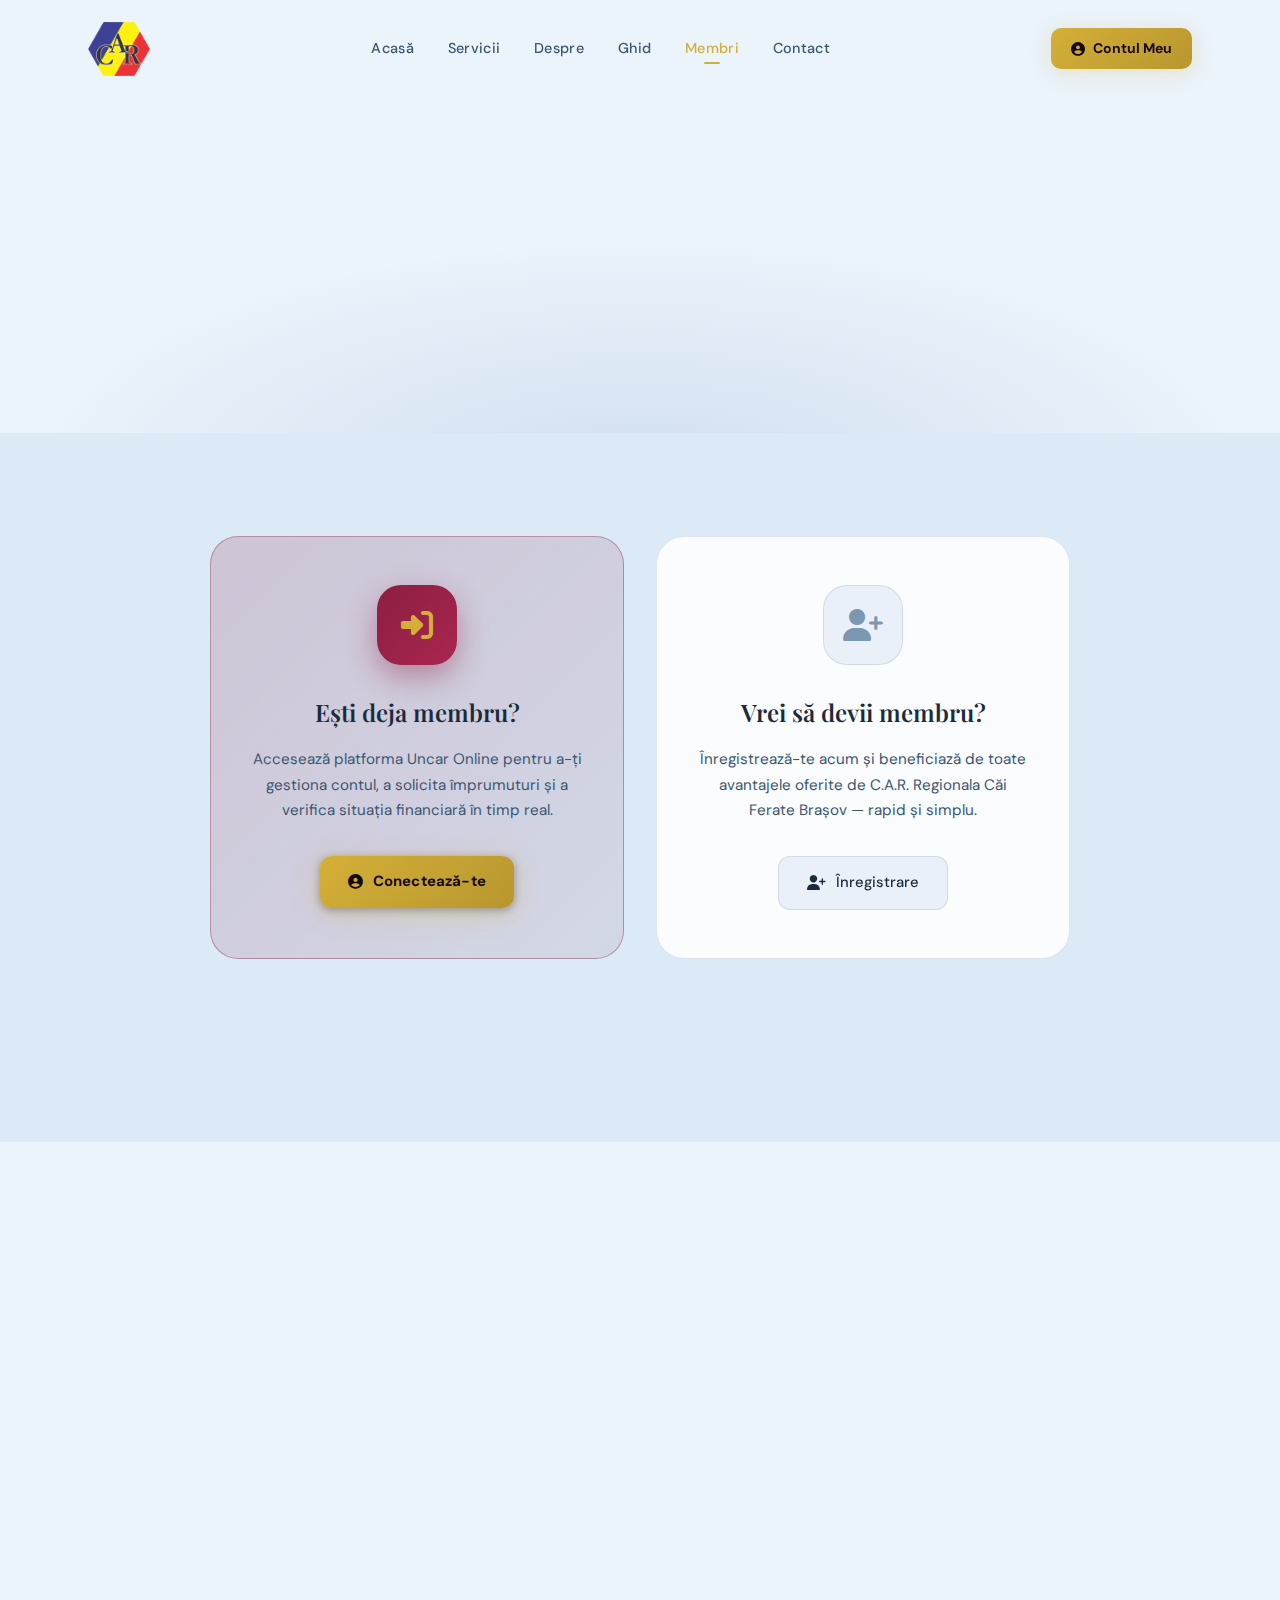
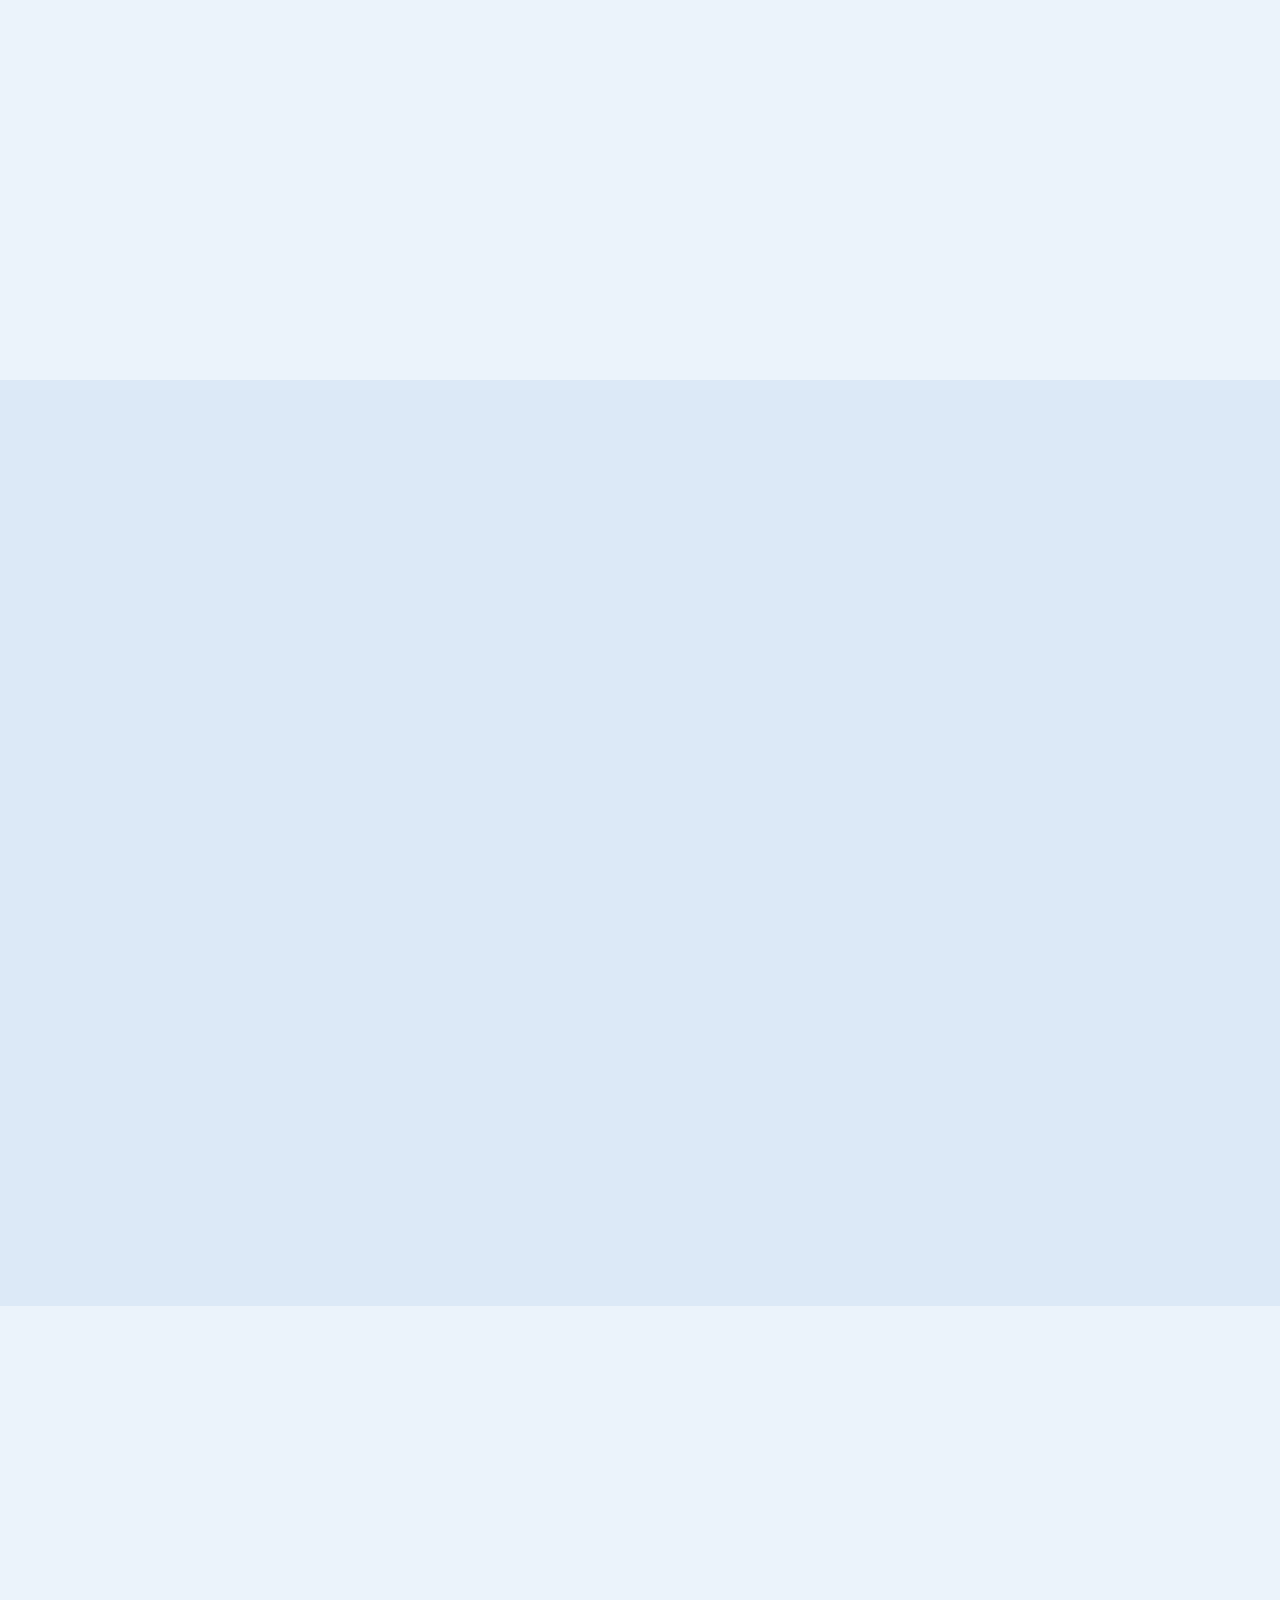
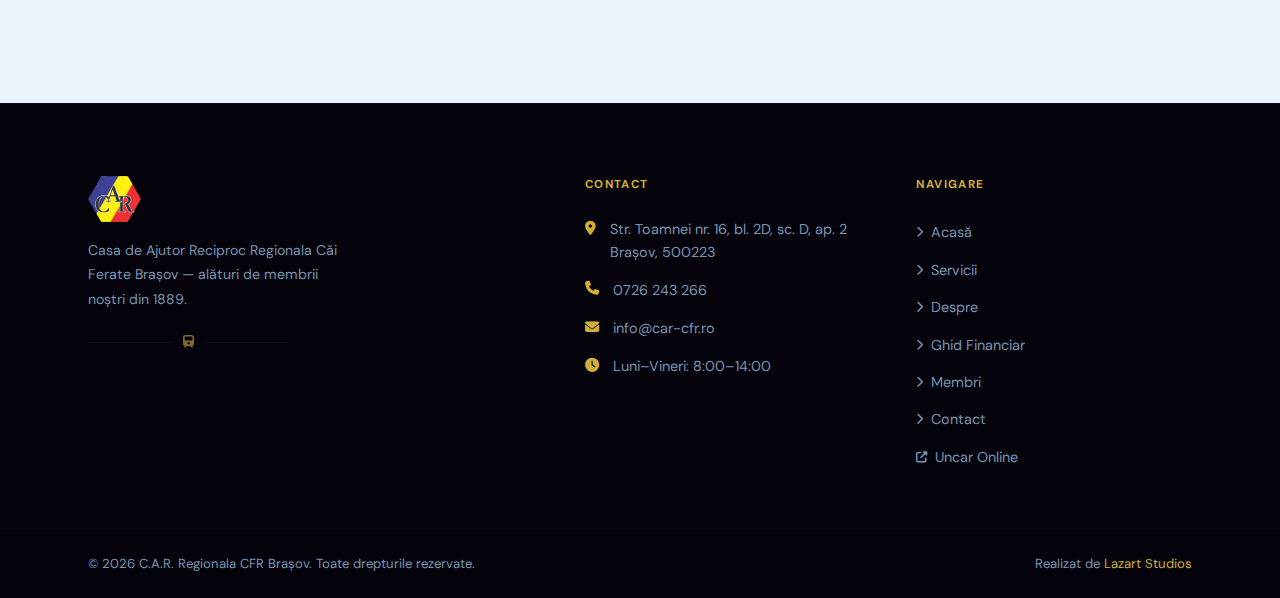
<file: membri.html>
<!DOCTYPE html>
<html lang="ro">
<head>
  <meta charset="UTF-8">
  <meta name="viewport" content="width=device-width, initial-scale=1.0">
  <title>Membri | CAR Regionala Căi Ferate Brașov</title>
  <meta name="description" content="Accesează platforma Uncar Online pentru a gestiona contul tău CAR CFR Brașov.">
  <link rel="stylesheet" href="styles.css">
  <link rel="stylesheet" href="https://cdnjs.cloudflare.com/ajax/libs/font-awesome/6.4.0/css/all.min.css">
</head>
<body>

  <a href="#main-content" class="skip-link">Salt la conținut</a>
  <div class="nav-overlay" id="navOverlay"></div>

  <!-- ===== HEADER ===== -->
  <header class="header" id="mainHeader">
    <div class="nav-container">
      <a href="index.html" class="logo-section">
        <img src="logo-car-cfr.png" alt="CAR CFR Brașov" class="logo-img">
      </a>
      <nav aria-label="Navigare principală">
        <ul class="nav-menu" id="navMenu">
          <li><a href="index.html"    class="nav-link">Acasă</a></li>
          <li><a href="servicii.html" class="nav-link">Servicii</a></li>
          <li><a href="despre.html"   class="nav-link">Despre</a></li>
          <li><a href="ghid.html"     class="nav-link">Ghid</a></li>
          <li><a href="membri.html"   class="nav-link active">Membri</a></li>
          <li><a href="contact.html"  class="nav-link">Contact</a></li>
        </ul>
      </nav>
      <a href="https://uncaronline.ro/login" class="nav-cta" target="_blank" rel="noopener">
        <i class="fas fa-user-circle"></i> Contul Meu
      </a>
      <button class="mobile-toggle" id="mobileToggle" aria-label="Deschide meniu">
        <i class="fas fa-bars"></i>
      </button>
    </div>
  </header>

  <!-- ===== PAGE HERO ===== -->
  <div class="page-hero">
    <div class="container">
      <div class="page-hero-badge"><i class="fas fa-users"></i>Zona Membrilor</div>
      <h1>Zona <span class="italic">Membri</span></h1>
      <p>Gestionează-ți contul, aplică pentru împrumuturi și urmărește-ți situația financiară direct online.</p>
    </div>
  </div>

  <!-- ===== MAIN ===== -->
  <main id="main-content">

    <!-- Auth Cards -->
    <section class="section section--dark">
      <div class="container">

        <div class="auth-grid">
          <div class="auth-card auth-card--primary reveal">
            <div class="auth-card-icon"><i class="fas fa-sign-in-alt"></i></div>
            <h2>Ești deja membru?</h2>
            <p>Accesează platforma Uncar Online pentru a-ți gestiona contul, a solicita împrumuturi și a verifica situația financiară în timp real.</p>
            <a href="https://uncaronline.ro/login" class="btn-primary" target="_blank" rel="noopener" style="justify-content:center;">
              <i class="fas fa-user-circle"></i> Conectează-te
            </a>
          </div>

          <div class="auth-card auth-card--secondary reveal reveal-delay-1">
            <div class="auth-card-icon"><i class="fas fa-user-plus"></i></div>
            <h2>Vrei să devii membru?</h2>
            <p>Înregistrează-te acum și beneficiază de toate avantajele oferite de C.A.R. Regionala Căi Ferate Brașov — rapid și simplu.</p>
            <a href="https://uncaronline.ro/register/sunteti-membru/BV063" class="btn-secondary" target="_blank" rel="noopener" style="justify-content:center;">
              <i class="fas fa-user-plus"></i> Înregistrare
            </a>
          </div>
        </div>

      </div>
    </section>

    <!-- Platform Features -->
    <section class="section">
      <div class="container">

        <div class="section-header section-header--center reveal">
          <div class="section-label" style="justify-content: center;">Platformă</div>
          <h2 class="section-title">Ce poți face în <span class="italic">Uncar Online</span></h2>
          <p class="section-subtitle" style="margin: 0 auto;">Gestionarea completă a contului tău CAR direct din browser sau telefon.</p>
        </div>

        <div class="features-grid reveal">

          <div class="feature-card">
            <div class="feature-icon"><i class="fas fa-wallet"></i></div>
            <div class="feature-text">
              <h3>Sold și Istoric</h3>
              <p>Accesează oricând situația contului, istoricul tranzacțiilor și detaliile împrumuturilor active.</p>
            </div>
          </div>

          <div class="feature-card">
            <div class="feature-icon"><i class="fas fa-file-signature"></i></div>
            <div class="feature-text">
              <h3>Cereri Online</h3>
              <p>Depune cereri de împrumut direct din platformă, fără să mai fie nevoie să vii la sediu.</p>
            </div>
          </div>

          <div class="feature-card">
            <div class="feature-icon"><i class="fas fa-chart-line"></i></div>
            <div class="feature-text">
              <h3>Urmărire Rate</h3>
              <p>Vezi graficul ratelor lunare, sumele de plată și data scadenței pentru fiecare împrumut.</p>
            </div>
          </div>

          <div class="feature-card">
            <div class="feature-icon"><i class="fas fa-bell"></i></div>
            <div class="feature-text">
              <h3>Notificări</h3>
              <p>Fii la curent cu statusul cererilor, aprobările și reamintirile de plată prin notificări în timp real.</p>
            </div>
          </div>

          <div class="feature-card">
            <div class="feature-icon"><i class="fas fa-file-download"></i></div>
            <div class="feature-text">
              <h3>Documente</h3>
              <p>Descarcă extrasele de cont, contractele și orice document necesar direct din platformă.</p>
            </div>
          </div>

          <div class="feature-card">
            <div class="feature-icon"><i class="fas fa-lock"></i></div>
            <div class="feature-text">
              <h3>Securitate</h3>
              <p>Autentificare securizată cu protecție a datelor conform standardelor GDPR și BNR.</p>
            </div>
          </div>

        </div>

      </div>
    </section>

    <!-- Adeverinta Venit -->
    <section class="section section--dark">
      <div class="container">
        <div class="section-header section-header--center reveal">
          <div class="section-label" style="justify-content: center;">Formulare</div>
          <h2 class="section-title">Documente <span class="italic">Utile</span></h2>
          <p class="section-subtitle" style="margin: 0 auto;">Descarcă formularul de adeverință de venit necesar pentru dosarul de împrumut.</p>
        </div>
        <div class="auth-grid auth-grid--single reveal">
          <div class="auth-card auth-card--secondary" style="text-align: center;">
            <div class="auth-card-icon"><i class="fas fa-file-pdf"></i></div>
            <h2>Adeverință de Venit</h2>
            <p>Formular tipizat pentru adeverința de venit, necesar la solicitarea unui împrumut. Completați, semnați și stampilați la angajator.</p>
            <a href="adeverinta-venit.pdf" class="btn-primary" target="_blank" rel="noopener" style="justify-content:center;">
              <i class="fas fa-download"></i> Descarcă Formularul PDF
            </a>
          </div>
        </div>
      </div>
    </section>

    <!-- Info Banner -->
    <section class="section">
      <div class="container">
        <div class="info-banner reveal" style="justify-content: space-between;">
          <div style="display:flex; align-items:center; gap:1.5rem;">
            <div class="info-banner-icon"><i class="fas fa-question-circle"></i></div>
            <div>
              <h3>Ai nevoie de ajutor?</h3>
              <p>Echipa noastră este disponibilă Luni–Vineri, 8:00–14:00 la sediu sau telefonic.</p>
            </div>
          </div>
          <a href="contact.html" class="btn-primary" style="flex-shrink:0; margin-top:0;">
            <i class="fas fa-headset"></i> Contactează-ne
          </a>
        </div>
      </div>
    </section>

  </main>

  <!-- ===== FOOTER ===== -->
  <footer class="footer">
    <div class="container">
      <div class="footer-grid">
        <div class="footer-brand">
          <img src="logo-car-cfr.png" alt="CAR CFR Brașov" class="footer-logo">
          <p>Casa de Ajutor Reciproc Regionala Căi Ferate Brașov — alături de membrii noștri din 1889.</p>
          <div class="footer-divider"><i class="fas fa-train"></i></div>
        </div>
        <div>
          <div class="footer-title">Contact</div>
          <div class="footer-contact-item"><i class="fas fa-map-marker-alt"></i><p>Str. Toamnei nr. 16, bl. 2D, sc. D, ap. 2<br>Brașov, 500223</p></div>
          <div class="footer-contact-item"><i class="fas fa-phone"></i><a href="tel:0726243266">0726 243 266</a></div>
          <div class="footer-contact-item"><i class="fas fa-envelope"></i><a href="mailto:info@car-cfr.ro">info@car-cfr.ro</a></div>
          <div class="footer-contact-item"><i class="fas fa-clock"></i><p>Luni–Vineri: 8:00–14:00</p></div>
        </div>
        <div>
          <div class="footer-title">Navigare</div>
          <ul class="footer-links">
            <li><a href="index.html"><i class="fas fa-chevron-right"></i>Acasă</a></li>
            <li><a href="servicii.html"><i class="fas fa-chevron-right"></i>Servicii</a></li>
            <li><a href="despre.html"><i class="fas fa-chevron-right"></i>Despre</a></li>
            <li><a href="ghid.html"><i class="fas fa-chevron-right"></i>Ghid Financiar</a></li>
            <li><a href="membri.html"><i class="fas fa-chevron-right"></i>Membri</a></li>
            <li><a href="contact.html"><i class="fas fa-chevron-right"></i>Contact</a></li>
            <li><a href="https://uncaronline.ro/login" target="_blank" rel="noopener"><i class="fas fa-external-link-alt"></i>Uncar Online</a></li>
          </ul>
        </div>
      </div>
    </div>
    <div class="footer-bottom">
      <div class="container">
        <div class="footer-bottom-inner">
          <p>&copy; 2026 C.A.R. Regionala CFR Brașov. Toate drepturile rezervate.</p>
          <p>Realizat de <a href="https://www.lazart.ro" target="_blank" rel="noopener">Lazart Studios</a></p>
        </div>
      </div>
    </div>
  </footer>

  <script src="main.js"></script>
</body>
</html>
</file>
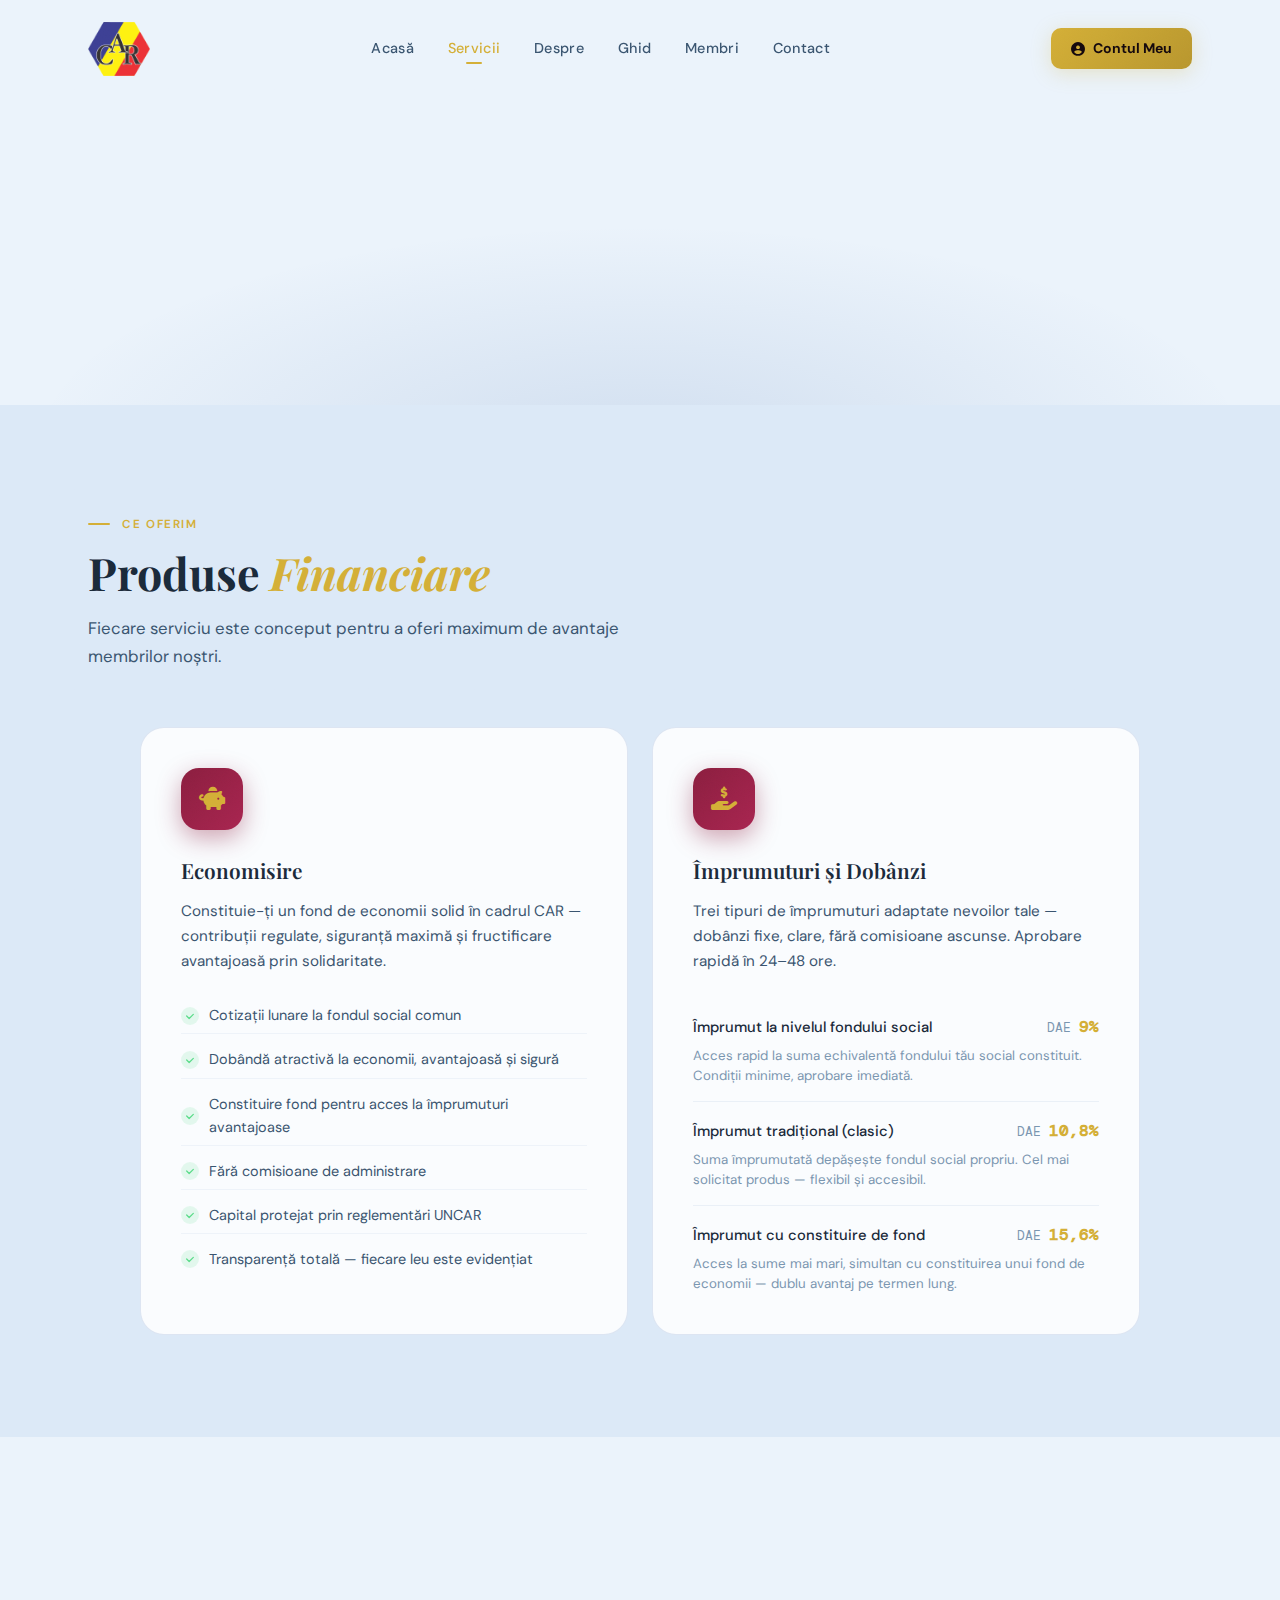
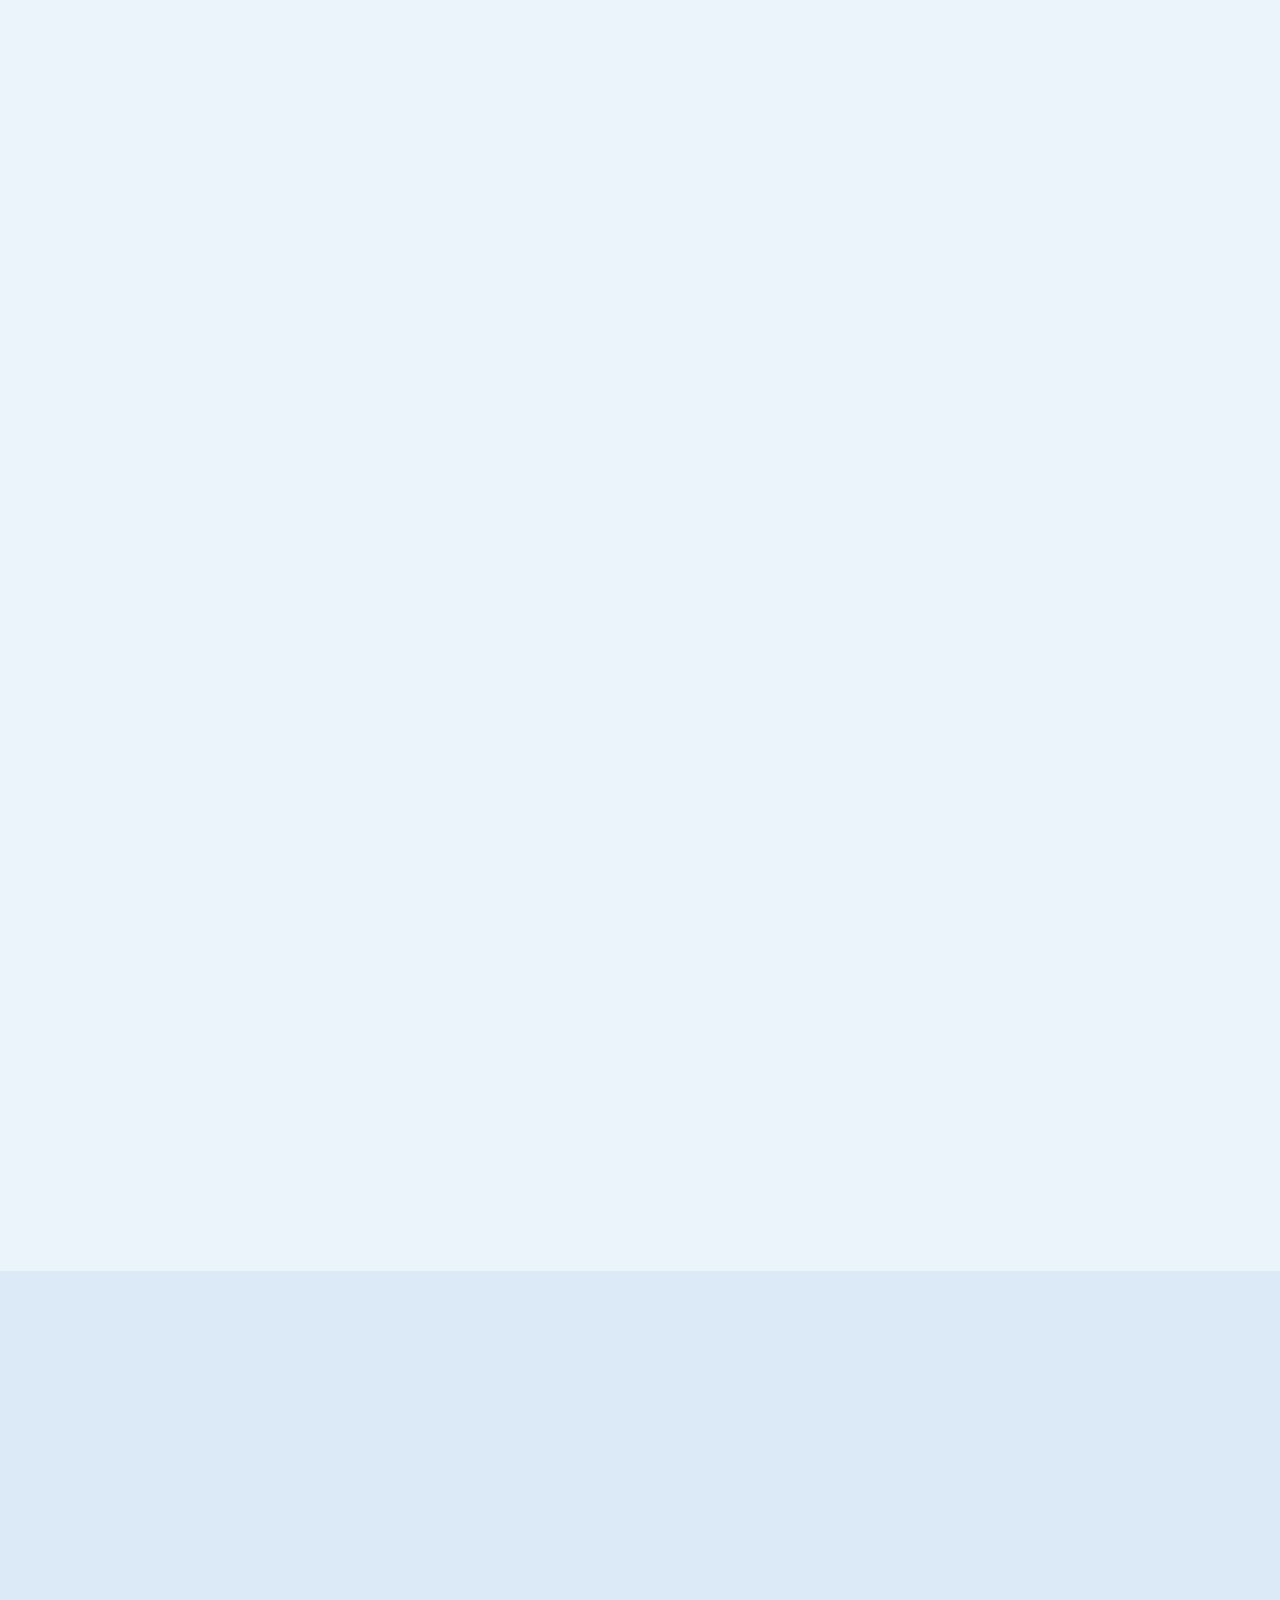
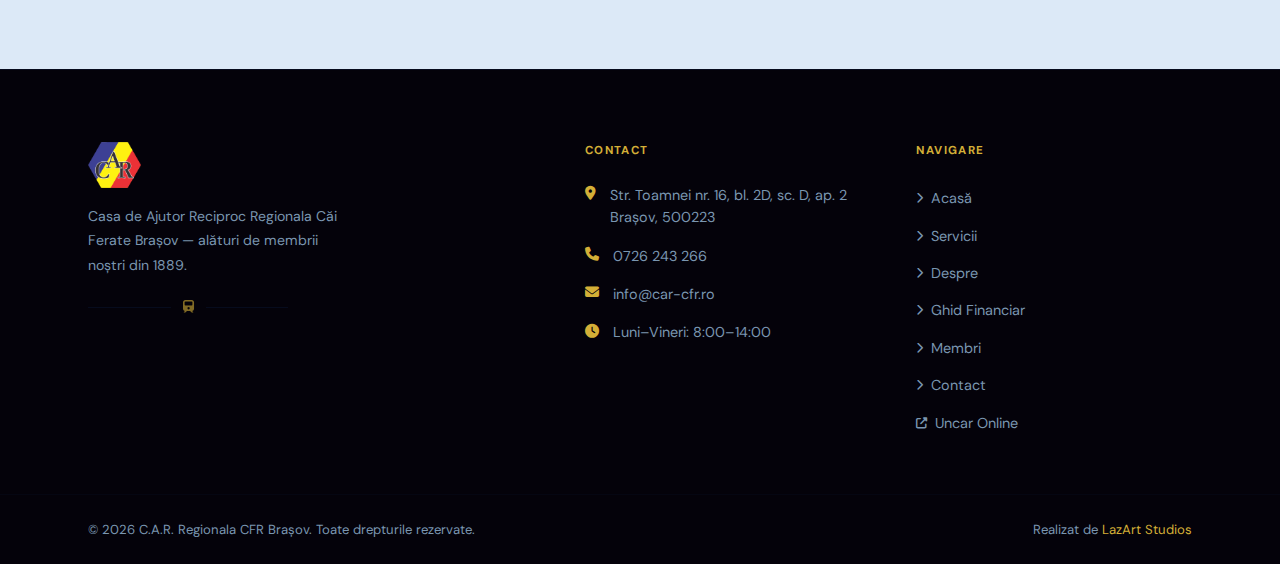
<file: servicii.html>
<!DOCTYPE html>
<html lang="ro">
<head>
  <meta charset="UTF-8">
  <meta name="viewport" content="width=device-width, initial-scale=1.0">
  <title>Servicii | CAR Regională Căi Ferate Brașov</title>
  <meta name="description" content="Servicii financiare CAR CFR Brașov — economisire, împrumuturi cu dobânzi avantajoase pentru membrii CFR.">
  <link rel="stylesheet" href="styles.css">
  <link rel="stylesheet" href="https://cdnjs.cloudflare.com/ajax/libs/font-awesome/6.4.0/css/all.min.css">
</head>
<body>

  <a href="#main-content" class="skip-link">Salt la conținut</a>
  <div class="nav-overlay" id="navOverlay"></div>

  <!-- ===== HEADER ===== -->
  <header class="header" id="mainHeader">
    <div class="nav-container">
      <a href="index.html" class="logo-section">
        <img src="logo-car-cfr.png" alt="CAR CFR Brașov" class="logo-img">
      </a>
      <nav aria-label="Navigare principală">
        <ul class="nav-menu" id="navMenu">
          <li><a href="index.html"    class="nav-link">Acasă</a></li>
          <li><a href="servicii.html" class="nav-link active">Servicii</a></li>
          <li><a href="despre.html"   class="nav-link">Despre</a></li>
          <li><a href="ghid.html"     class="nav-link">Ghid</a></li>
          <li><a href="membri.html"   class="nav-link">Membri</a></li>
          <li><a href="contact.html"  class="nav-link">Contact</a></li>
        </ul>
      </nav>
      <a href="https://uncaronline.ro/login" class="nav-cta" target="_blank" rel="noopener">
        <i class="fas fa-user-circle"></i> Contul Meu
      </a>
      <button class="mobile-toggle" id="mobileToggle" aria-label="Deschide meniu">
        <i class="fas fa-bars"></i>
      </button>
    </div>
  </header>

  <!-- ===== PAGE HERO ===== -->
  <div class="page-hero">
    <div class="container">
      <div class="page-hero-badge"><i class="fas fa-star"></i>Soluții Complete</div>
      <h1>Serviciile <span class="italic">Noastre</span></h1>
      <p>Soluții financiare simple și avantajoase, adaptate nevoilor membrilor.</p>
    </div>
  </div>

  <!-- ===== MAIN ===== -->
  <main id="main-content">

    <!-- Services Grid -->
    <section class="section section--dark">
      <div class="container">

        <div class="section-header reveal">
          <div class="section-label">Ce Oferim</div>
          <h2 class="section-title">Produse <span class="italic">Financiare</span></h2>
          <p class="section-subtitle">Fiecare serviciu este conceput pentru a oferi maximum de avantaje membrilor noștri.</p>
        </div>

        <div class="services-grid services-grid--two">

          <div class="service-card reveal">
            <div class="service-icon"><i class="fas fa-piggy-bank"></i></div>
            <h3>Economisire</h3>
            <p>Constituie-ți un fond de economii solid în cadrul CAR — contribuții regulate, siguranță maximă și fructificare avantajoasă prin solidaritate.</p>
            <ul class="service-features">
              <li>Cotizații lunare la fondul social comun</li>
              <li>Dobândă atractivă la economii, avantajoasă și sigură</li>
              <li>Constituire fond pentru acces la împrumuturi avantajoase</li>
              <li>Fără comisioane de administrare</li>
              <li>Capital protejat prin reglementări UNCAR</li>
              <li>Transparență totală — fiecare leu este evidențiat</li>
            </ul>
          </div>

          <div class="service-card reveal reveal-delay-1">
            <div class="service-icon"><i class="fas fa-hand-holding-usd"></i></div>
            <h3>Împrumuturi și Dobânzi</h3>
            <p>Trei tipuri de împrumuturi adaptate nevoilor tale — dobânzi fixe, clare, fără comisioane ascunse. Aprobare rapidă în 24–48 ore.</p>
            <div class="loan-types">
              <div class="loan-type-item">
                <div class="loan-type-header">
                  <span class="loan-type-name">Împrumut la nivelul fondului social</span>
                  <span class="loan-type-dae">DAE <strong>9%</strong></span>
                </div>
                <p class="loan-type-desc">Acces rapid la suma echivalentă fondului tău social constituit. Condiții minime, aprobare imediată.</p>
              </div>
              <div class="loan-type-item">
                <div class="loan-type-header">
                  <span class="loan-type-name">Împrumut tradițional (clasic)</span>
                  <span class="loan-type-dae">DAE <strong>10,8%</strong></span>
                </div>
                <p class="loan-type-desc">Suma împrumutată depășește fondul social propriu. Cel mai solicitat produs — flexibil și accesibil.</p>
              </div>
              <div class="loan-type-item">
                <div class="loan-type-header">
                  <span class="loan-type-name">Împrumut cu constituire de fond</span>
                  <span class="loan-type-dae">DAE <strong>15,6%</strong></span>
                </div>
                <p class="loan-type-desc">Acces la sume mai mari, simultan cu constituirea unui fond de economii — dublu avantaj pe termen lung.</p>
              </div>
            </div>
          </div>

        </div>
      </div>
    </section>

    <!-- Loan Calculator -->
    <section class="section">
      <div class="container">

        <div class="section-header section-header--center reveal">
          <div class="section-label" style="justify-content: center;">Calculator</div>
          <h2 class="section-title">Calculator de <span class="italic">Împrumut</span></h2>
          <p class="section-subtitle" style="margin: 0 auto;">Estimează rata lunară în timp real — actualizare instantă la fiecare modificare.</p>
        </div>

        <div class="calc-wrapper reveal">
          <div class="calc-card">

            <div class="calc-header">
              <div class="calc-icon-wrap"><i class="fas fa-calculator"></i></div>
              <h2 class="calc-title">Calculează Rata</h2>
              <p class="calc-subtitle">Selectează tipul de împrumut și suma dorită</p>
            </div>

            <!-- Loan type -->
            <div class="input-group">
              <div class="input-label-row">
                <span class="input-label-text">Tip împrumut</span>
              </div>
              <div class="duration-grid loan-type-grid">
                <button type="button" class="duration-btn loan-type-btn active" data-rate="0.09" data-label="Fond social · DAE 9%">Fond social<br><small>DAE 9%</small></button>
                <button type="button" class="duration-btn loan-type-btn" data-rate="0.108" data-label="Tradițional · DAE 10,8%">Tradițional<br><small>DAE 10,8%</small></button>
                <button type="button" class="duration-btn loan-type-btn" data-rate="0.156" data-label="Cu fond · DAE 15,6%">Cu fond<br><small>DAE 15,6%</small></button>
              </div>
            </div>

            <!-- Amount -->
            <div class="input-group">
              <div class="input-label-row">
                <span class="input-label-text">Suma dorită</span>
                <span class="input-value-display" id="amountDisplay">10.000 lei</span>
              </div>
              <div class="amount-input-wrap">
                <input type="number" id="loanAmount" value="10000" min="1000" max="50000" step="500" placeholder="ex: 10000" aria-label="Suma împrumutului">
                <span class="amount-unit">LEI</span>
              </div>
              <input type="range" id="amountSlider" class="range-slider" min="1000" max="50000" value="10000" step="500" aria-label="Slider sumă">
              <div class="range-labels">
                <span>1.000 lei</span>
                <span>50.000 lei</span>
              </div>
            </div>

            <!-- Duration -->
            <div class="input-group">
              <div class="input-label-row">
                <span class="input-label-text">Durata împrumutului</span>
              </div>
              <div class="duration-grid">
                <button type="button" class="duration-btn" data-months="6">6 luni</button>
                <button type="button" class="duration-btn" data-months="12">12 luni</button>
                <button type="button" class="duration-btn active" data-months="24">24 luni</button>
                <button type="button" class="duration-btn" data-months="36">36 luni</button>
              </div>
            </div>

            <!-- Result -->
            <div class="result-box" id="resultBox" aria-live="polite">
              <div class="result-main">
                <small>Rata lunară estimată</small>
                <div class="result-amount" id="monthlyRate">— lei/lună</div>
              </div>
              <div class="result-details-grid">
                <div class="result-detail">
                  <small>Sumă</small>
                  <strong id="totalAmount">—</strong>
                </div>
                <div class="result-detail">
                  <small>Dobândă totală</small>
                  <strong id="totalInterest">—</strong>
                </div>
                <div class="result-detail">
                  <small>Total de plată</small>
                  <strong id="totalPayment">—</strong>
                </div>
              </div>
              <p class="calc-note"><i class="fas fa-info-circle"></i> Calcul orientativ · Contactați-ne pentru oferta exactă</p>
            </div>

          </div>
        </div>

      </div>
    </section>

    <!-- CTA Band -->
    <section class="section section--dark">
      <div class="container">
        <div class="info-banner reveal" style="justify-content: space-between; align-items: center;">
          <div style="display:flex; align-items:center; gap:1.5rem;">
            <div class="info-banner-icon"><i class="fas fa-phone-alt"></i></div>
            <div>
              <h3>Ai Întrebări?</h3>
              <p>Suntem disponibili Luni–Vineri, 8:00–14:00. Contactează-ne pentru detalii despre orice serviciu.</p>
            </div>
          </div>
          <a href="contact.html" class="btn-primary" style="flex-shrink:0; margin-top:0;">
            <i class="fas fa-arrow-right"></i> Contactează-ne
          </a>
        </div>
      </div>
    </section>

  </main>

  <!-- ===== FOOTER ===== -->
  <footer class="footer">
    <div class="container">
      <div class="footer-grid">
        <div class="footer-brand">
          <img src="logo-car-cfr.png" alt="CAR CFR Brașov" class="footer-logo">
          <p>Casa de Ajutor Reciproc Regionala Căi Ferate Brașov — alături de membrii noștri din 1889.</p>
          <div class="footer-divider"><i class="fas fa-train"></i></div>
        </div>
        <div>
          <div class="footer-title">Contact</div>
          <div class="footer-contact-item"><i class="fas fa-map-marker-alt"></i><p>Str. Toamnei nr. 16, bl. 2D, sc. D, ap. 2<br>Brașov, 500223</p></div>
          <div class="footer-contact-item"><i class="fas fa-phone"></i><a href="tel:0726243266">0726 243 266</a></div>
          <div class="footer-contact-item"><i class="fas fa-envelope"></i><a href="mailto:info@car-cfr.ro">info@car-cfr.ro</a></div>
          <div class="footer-contact-item"><i class="fas fa-clock"></i><p>Luni–Vineri: 8:00–14:00</p></div>
        </div>
        <div>
          <div class="footer-title">Navigare</div>
          <ul class="footer-links">
            <li><a href="index.html"><i class="fas fa-chevron-right"></i>Acasă</a></li>
            <li><a href="servicii.html"><i class="fas fa-chevron-right"></i>Servicii</a></li>
            <li><a href="despre.html"><i class="fas fa-chevron-right"></i>Despre</a></li>
            <li><a href="ghid.html"><i class="fas fa-chevron-right"></i>Ghid Financiar</a></li>
            <li><a href="membri.html"><i class="fas fa-chevron-right"></i>Membri</a></li>
            <li><a href="contact.html"><i class="fas fa-chevron-right"></i>Contact</a></li>
            <li><a href="https://uncaronline.ro/login" target="_blank" rel="noopener"><i class="fas fa-external-link-alt"></i>Uncar Online</a></li>
          </ul>
        </div>
      </div>
    </div>
    <div class="footer-bottom">
      <div class="container">
        <div class="footer-bottom-inner">
          <p>&copy; 2026 C.A.R. Regionala CFR Brașov. Toate drepturile rezervate.</p>
          <p>Realizat de <a href="https://lazart-studios.github.io" target="_blank" rel="noopener">LazArt Studios</a></p>
        </div>
      </div>
    </div>
  </footer>

  <script src="main.js"></script>
  <script>
    // Keep amount display in sync
    const loanInput = document.getElementById('loanAmount');
    const display   = document.getElementById('amountDisplay');
    function syncDisplay() {
      const v = parseInt(loanInput.value) || 0;
      display.textContent = v.toLocaleString('ro-RO') + ' lei';
    }
    if (loanInput && display) {
      loanInput.addEventListener('input', syncDisplay);
      document.getElementById('amountSlider')?.addEventListener('input', syncDisplay);
      syncDisplay();
    }
  </script>
</body>
</html>
</file>
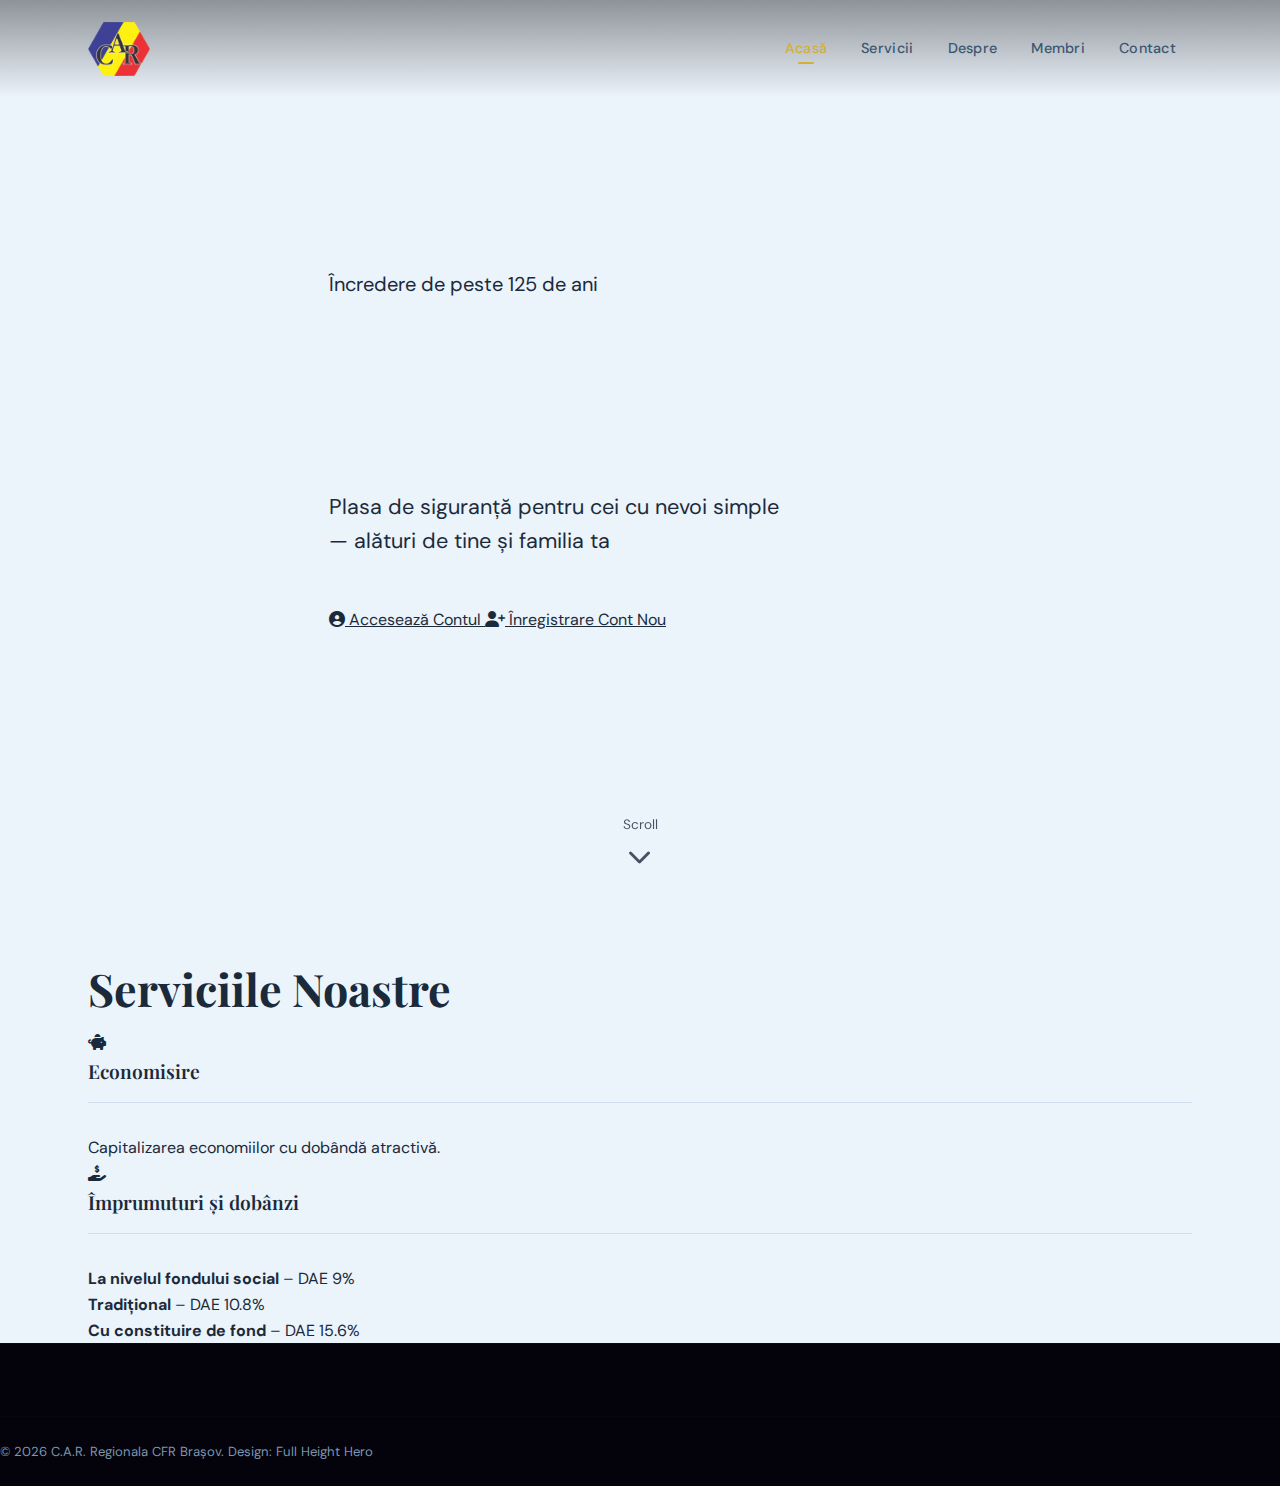
<file: varianta-fullheight.html>
<!DOCTYPE html>
<html lang="ro">
<head>
  <meta charset="UTF-8">
  <meta name="viewport" content="width=device-width, initial-scale=1.0">
  <title>CAR Regionala Căi Ferate Brașov - Full Height</title>
  <link rel="stylesheet" href="styles.css">
  <link rel="stylesheet" href="design-variants.css">
  <link rel="stylesheet" href="https://cdnjs.cloudflare.com/ajax/libs/font-awesome/6.4.0/css/all.min.css">
</head>
<body>
  <!-- Header absolut pentru full height hero -->
  <header class="header" style="position: absolute; top: 0; left: 0; right: 0; z-index: 1000; background: linear-gradient(180deg, rgba(0,0,0,0.4) 0%, transparent 100%);">
    <div class="nav-container">
      <a href="index.html" class="logo-section">
        <img src="logo-car-cfr.png" alt="CAR CFR Brașov" class="logo-img">
      </a>
      <nav>
        <ul class="nav-menu" id="navMenu">
          <li><a href="index.html" class="nav-link active">Acasă</a></li>
          <li><a href="servicii.html" class="nav-link">Servicii</a></li>
          <li><a href="despre.html" class="nav-link">Despre</a></li>
          <li><a href="membri.html" class="nav-link">Membri</a></li>
          <li><a href="contact.html" class="nav-link">Contact</a></li>
        </ul>
      </nav>
      <button class="mobile-toggle" id="mobileToggle"><i class="fas fa-bars"></i></button>
    </div>
  </header>

  <!-- FULL HEIGHT HERO -->
  <section class="hero hero-full">
    <div class="smoke-container">
      <div class="smoke-layer smoke-1"></div>
      <div class="smoke-layer smoke-2"></div>
      <div class="smoke-layer smoke-3"></div>
      <div class="smoke-layer smoke-4"></div>
      <div class="smoke-layer smoke-5"></div>
    </div>
    
    <div class="particle-mist" id="particleMist"></div>
    
    <div class="hero-content">
      <span class="hero-slogan">Încredere de peste 125 de ani</span>
      <h1 class="hero-title">CAR Regionala<br>Căi Ferate Brașov</h1>
      <p class="hero-slogan-secondary">Plasa de siguranță pentru cei cu nevoi simple<br>— alături de tine și familia ta</p>
      <div class="hero-buttons">
        <a href="https://uncaronline.ro/login" class="hero-cta" target="_blank">
          <i class="fas fa-user-circle"></i> Accesează Contul
        </a>
        <a href="membri.html" class="hero-cta hero-cta-secondary">
          <i class="fas fa-user-plus"></i> Înregistrare Cont Nou
        </a>
      </div>
    </div>
    
    <div class="scroll-indicator" onclick="document.getElementById('main-content').scrollIntoView({behavior: 'smooth'})">
      <span>Scroll</span>
      <i class="fas fa-chevron-down"></i>
    </div>
  </section>

  <main id="main-content">
    <div class="container" style="padding-top: 4rem;">
      <h2 class="section-title">Serviciile Noastre</h2>
      <div class="cards-grid">
        <div class="card">
          <div class="card-icon"><i class="fas fa-piggy-bank"></i></div>
          <h3 class="card-title">Economisire</h3>
          <p class="card-text">Capitalizarea economiilor cu dobândă atractivă.</p>
        </div>
        <div class="card">
          <div class="card-icon"><i class="fas fa-hand-holding-usd"></i></div>
          <h3 class="card-title">Împrumuturi și dobânzi</h3>
          <p class="card-text">
            <strong>La nivelul fondului social</strong> – DAE 9%<br>
            <strong>Tradițional</strong> – DAE 10.8%<br>
            <strong>Cu constituire de fond</strong> – DAE 15.6%
          </p>
        </div>
      </div>
    </div>
  </main>

  <footer class="footer">
    <div class="footer-bottom">
      <p>&copy; 2026 C.A.R. Regionala CFR Brașov. Design: Full Height Hero</p>
    </div>
  </footer>

  <script>
    document.getElementById('mobileToggle').addEventListener('click', function() {
      document.getElementById('navMenu').classList.toggle('active');
    });
    
    // Mist particles
    const mistContainer = document.getElementById('particleMist');
    for (let i = 0; i < 15; i++) {
      const mist = document.createElement('div');
      mist.className = 'mist-particle';
      mist.style.left = Math.random() * 100 + '%';
      mist.style.animationDelay = Math.random() * 12 + 's';
      mist.style.animationDuration = (10 + Math.random() * 8) + 's';
      mistContainer.appendChild(mist);
    }
  </script>
</body>
</html>
</file>
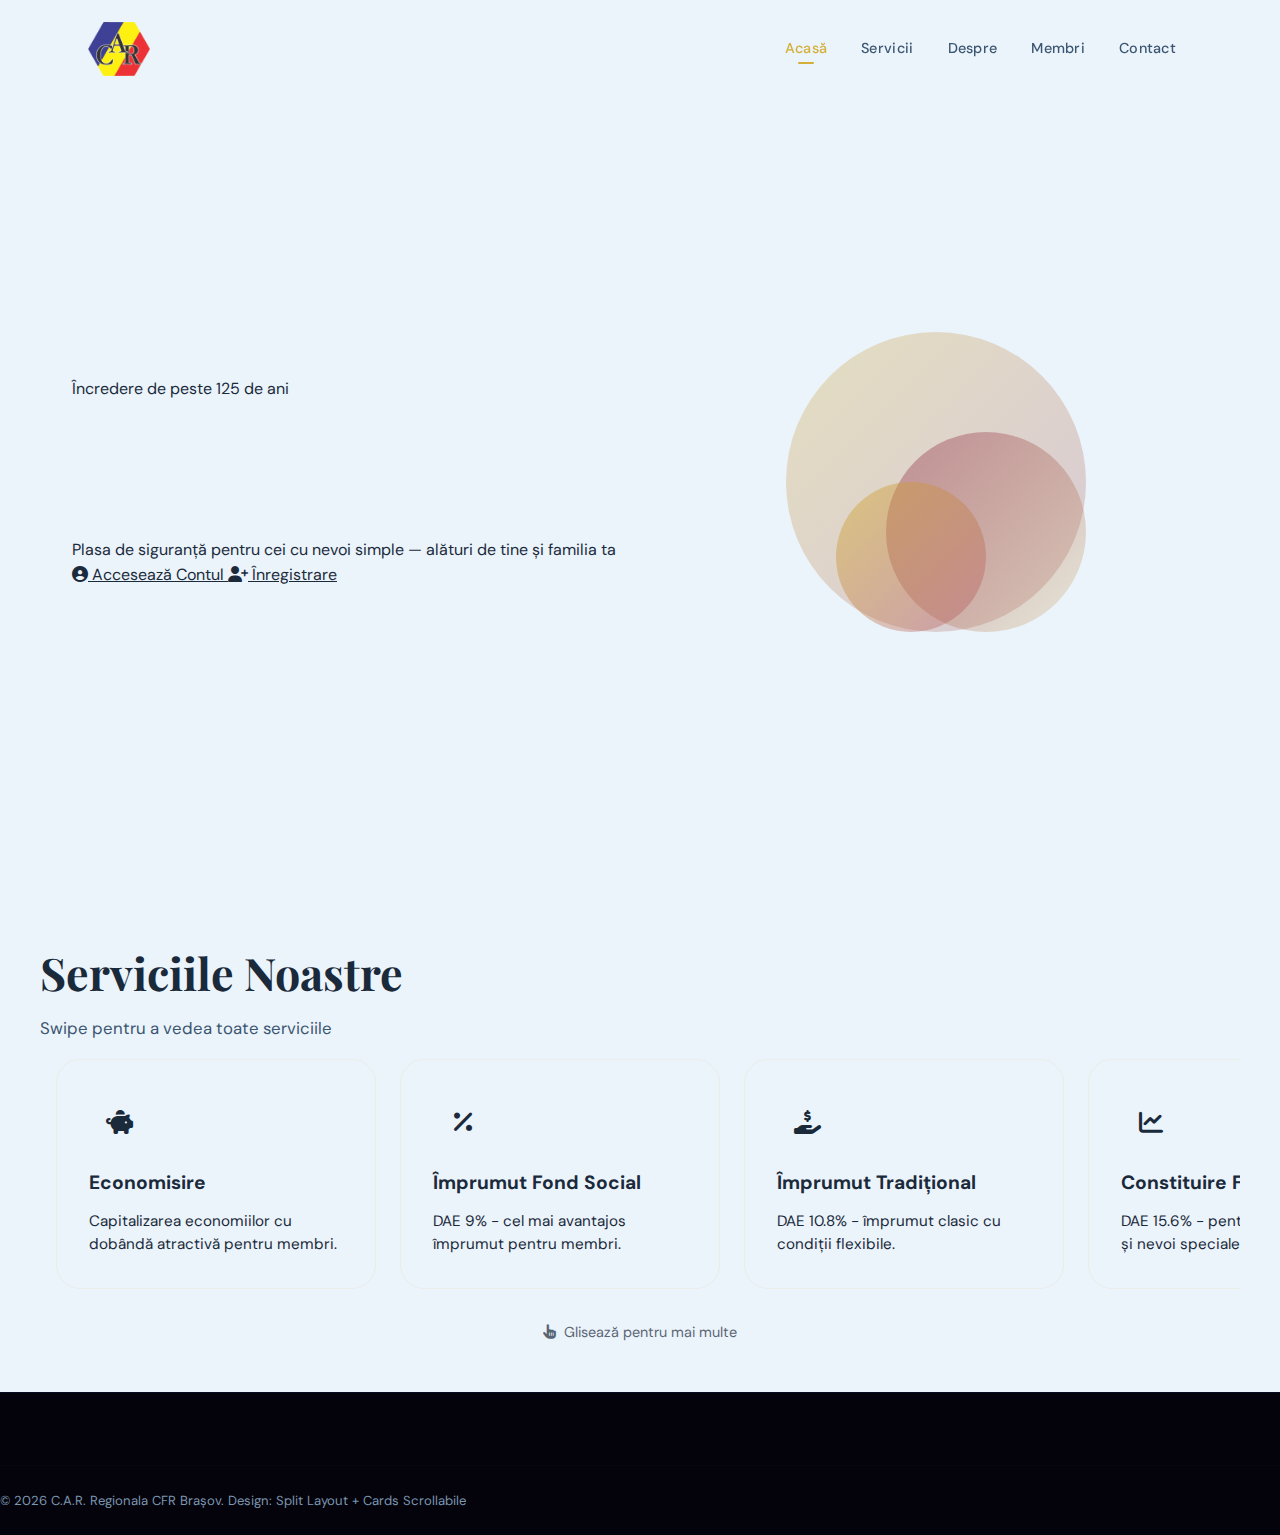
<file: varianta-split.html>
<!DOCTYPE html>
<html lang="ro">
<head>
  <meta charset="UTF-8">
  <meta name="viewport" content="width=device-width, initial-scale=1.0">
  <title>CAR Regionala Căi Ferate Brașov - Split Design</title>
  <link rel="stylesheet" href="styles.css">
  <link rel="stylesheet" href="design-variants.css">
  <link rel="stylesheet" href="https://cdnjs.cloudflare.com/ajax/libs/font-awesome/6.4.0/css/all.min.css">
</head>
<body>
  <div class="animated-bg">
    <div class="gradient-orb orb-1"></div>
    <div class="gradient-orb orb-2"></div>
    <div class="gradient-orb orb-3"></div>
    <div class="particles" id="particles"></div>
  </div>

  <header class="header">
    <div class="nav-container">
      <a href="index.html" class="logo-section">
        <img src="logo-car-cfr.png" alt="CAR CFR Brașov" class="logo-img">
      </a>
      <nav>
        <ul class="nav-menu" id="navMenu">
          <li><a href="index.html" class="nav-link active">Acasă</a></li>
          <li><a href="servicii.html" class="nav-link">Servicii</a></li>
          <li><a href="despre.html" class="nav-link">Despre</a></li>
          <li><a href="membri.html" class="nav-link">Membri</a></li>
          <li><a href="contact.html" class="nav-link">Contact</a></li>
        </ul>
      </nav>
      <button class="mobile-toggle" id="mobileToggle"><i class="fas fa-bars"></i></button>
    </div>
  </header>

  <!-- SPLIT LAYOUT HERO -->
  <section class="hero">
    <div class="smoke-container">
      <div class="smoke-layer smoke-1"></div>
      <div class="smoke-layer smoke-2"></div>
      <div class="smoke-layer smoke-3"></div>
    </div>
    
    <div class="hero-split">
      <div class="hero-split-content">
        <span class="hero-slogan">Încredere de peste 125 de ani</span>
        <h1 class="hero-title">CAR Regionala Căi Ferate Brașov</h1>
        <p class="hero-slogan-secondary">Plasa de siguranță pentru cei cu nevoi simple — alături de tine și familia ta</p>
        <div class="hero-buttons">
          <a href="https://uncaronline.ro/login" class="hero-cta" target="_blank">
            <i class="fas fa-user-circle"></i> Accesează Contul
          </a>
          <a href="membri.html" class="hero-cta hero-cta-secondary">
            <i class="fas fa-user-plus"></i> Înregistrare
          </a>
        </div>
      </div>
      
      <div class="hero-split-visual">
        <div class="shape-composition">
          <div class="shape-circle shape-circle-1"></div>
          <div class="shape-circle shape-circle-2"></div>
          <div class="shape-circle shape-circle-3"></div>
        </div>
      </div>
    </div>
  </section>

  <main>
    <!-- HORIZONTAL SCROLLABLE CARDS -->
    <div class="container" style="padding: 3rem 0;">
      <h2 class="section-title">Serviciile Noastre</h2>
      <p class="section-subtitle">Swipe pentru a vedea toate serviciile</p>
      
      <div class="cards-scroll-container">
        <div class="cards-scroll">
          <div class="card-scroll">
            <div class="card-scroll-icon"><i class="fas fa-piggy-bank"></i></div>
            <h3>Economisire</h3>
            <p>Capitalizarea economiilor cu dobândă atractivă pentru membri.</p>
          </div>
          
          <div class="card-scroll">
            <div class="card-scroll-icon"><i class="fas fa-percentage"></i></div>
            <h3>Împrumut Fond Social</h3>
            <p>DAE 9% - cel mai avantajos împrumut pentru membri.</p>
          </div>
          
          <div class="card-scroll">
            <div class="card-scroll-icon"><i class="fas fa-hand-holding-usd"></i></div>
            <h3>Împrumut Tradițional</h3>
            <p>DAE 10.8% - împrumut clasic cu condiții flexibile.</p>
          </div>
          
          <div class="card-scroll">
            <div class="card-scroll-icon"><i class="fas fa-chart-line"></i></div>
            <h3>Constituire Fond</h3>
            <p>DAE 15.6% - pentru sume mai mari și nevoi speciale.</p>
          </div>
        </div>
      </div>
      <p class="scroll-hint"><i class="fas fa-hand-pointer"></i> Glisează pentru mai multe</p>
    </div>
  </main>

  <footer class="footer">
    <div class="footer-bottom">
      <p>&copy; 2026 C.A.R. Regionala CFR Brașov. Design: Split Layout + Cards Scrollabile</p>
    </div>
  </footer>

  <script>
    document.getElementById('mobileToggle').addEventListener('click', function() {
      document.getElementById('navMenu').classList.toggle('active');
    });
  </script>
</body>
</html>
</file>
<file: styles.css>
/**
 * CAR Regionala CFR Brasov — Premium Redesign
 * Aesthetic: Light Blue Editorial
 * Fonts: Playfair Display + DM Sans + DM Mono
 */

@import url('https://fonts.googleapis.com/css2?family=Playfair+Display:ital,wght@0,400;0,600;0,700;0,900;1,400;1,600&family=DM+Sans:opsz,wght@9..40,300;9..40,400;9..40,500;9..40,600&family=DM+Mono:wght@400;500&display=swap');

/* ==============================
   CSS Variables
   ============================== */
:root {
  --bg-deep:      #EBF3FB;
  --bg-dark:      #DCE9F7;
  --bg-surface:   #F4F9FE;
  --bg-card:      rgba(255,255,255,0.85);
  --bg-card-hover:rgba(255,255,255,0.98);

  --burgundy:       #8B1E3F;
  --burgundy-light: #A82550;
  --burgundy-glow:  rgba(139,30,63,0.2);

  --gold:        #D4AF37;
  --gold-light:  #E8CC60;
  --gold-muted:  #B8962E;
  --gold-glow:   rgba(212,175,55,0.18);
  --gold-border: rgba(212,175,55,0.22);

  --text-primary:   #1A2A3A;
  --text-secondary: #3A5570;
  --text-muted:     #7A96B0;

  --border:       rgba(26,80,160,0.13);
  --border-hover: rgba(26,80,160,0.30);

  --font-display: 'Playfair Display', Georgia, serif;
  --font-body:    'DM Sans', system-ui, sans-serif;
  --font-mono:    'DM Mono', 'Courier New', monospace;

  --section-py:   clamp(4rem, 8vw, 7rem);
  --container-max:1200px;
  --container-px: clamp(1.25rem, 5vw, 3rem);

  --ease-out:    cubic-bezier(0.16,1,0.3,1);
  --ease-smooth: cubic-bezier(0.4,0,0.2,1);
  --transition:  all 0.3s var(--ease-smooth);

  --shadow-card:  0 8px 40px rgba(20,60,120,0.10), 0 0 1px rgba(26,80,160,0.07);
  --shadow-hover: 0 20px 60px rgba(20,60,120,0.16), 0 0 24px rgba(26,80,160,0.05);
}

/* ==============================
   Reset & Base
   ============================== */
*, *::before, *::after {
  box-sizing: border-box;
  margin: 0;
  padding: 0;
}

html {
  scroll-behavior: smooth;
  font-size: 16px;
}

body {
  font-family: var(--font-body);
  background: var(--bg-deep);
  color: var(--text-primary);
  line-height: 1.6;
  min-height: 100vh;
  overflow-x: hidden;
  -webkit-font-smoothing: antialiased;
  -moz-osx-font-smoothing: grayscale;
}

/* Subtle noise texture */
body::after {
  content: '';
  position: fixed;
  inset: 0;
  background-image: url("data:image/svg+xml,%3Csvg xmlns='http://www.w3.org/2000/svg' width='200' height='200'%3E%3Cfilter id='n'%3E%3CfeTurbulence type='fractalNoise' baseFrequency='0.85' numOctaves='4' stitchTiles='stitch'/%3E%3C/filter%3E%3Crect width='200' height='200' filter='url(%23n)' opacity='0.035'/%3E%3C/svg%3E");
  pointer-events: none;
  z-index: 9999;
  mix-blend-mode: overlay;
}

a { color: inherit; }
img { max-width: 100%; display: block; }

/* ==============================
   Utilities
   ============================== */
.container {
  max-width: var(--container-max);
  margin: 0 auto;
  padding: 0 var(--container-px);
}

.skip-link {
  position: absolute;
  top: -100%;
  left: 1rem;
  padding: 0.5rem 1rem;
  background: var(--gold);
  color: var(--bg-deep);
  font-weight: 700;
  border-radius: 0 0 8px 8px;
  transition: top 0.2s;
  z-index: 9999;
  text-decoration: none;
}
.skip-link:focus { top: 0; }

/* ==============================
   Navigation
   ============================== */
.header {
  position: fixed;
  top: 0; left: 0; right: 0;
  z-index: 1000;
  padding: 1.35rem 0;
  transition: all 0.45s var(--ease-out);
}

.header.scrolled {
  padding: 0.75rem 0;
  background: rgba(235,244,252,0.95);
  backdrop-filter: blur(24px) saturate(180%);
  -webkit-backdrop-filter: blur(24px) saturate(180%);
  border-bottom: 1px solid var(--border);
  box-shadow: 0 4px 30px rgba(20,60,120,0.10);
}

.nav-container {
  max-width: var(--container-max);
  margin: 0 auto;
  padding: 0 var(--container-px);
  display: flex;
  align-items: center;
  justify-content: space-between;
  gap: 1.5rem;
}

.logo-section {
  display: flex;
  align-items: center;
  gap: 0.75rem;
  text-decoration: none;
  flex-shrink: 0;
}

.logo-img {
  height: 54px;
  width: auto;
  filter: brightness(1.0);
  transition: var(--transition);
}
.logo-section:hover .logo-img {
  filter: brightness(1.2) drop-shadow(0 0 14px rgba(212,175,55,0.35));
}

.nav-menu {
  display: flex;
  align-items: center;
  gap: 0.125rem;
  list-style: none;
}

.nav-link {
  display: block;
  padding: 0.5rem 1rem;
  color: var(--text-secondary);
  text-decoration: none;
  font-size: 0.9rem;
  font-weight: 500;
  letter-spacing: 0.02em;
  border-radius: 8px;
  transition: var(--transition);
  position: relative;
}
.nav-link::after {
  content: '';
  position: absolute;
  bottom: 4px; left: 50%;
  transform: translateX(-50%) scaleX(0);
  width: 16px; height: 2px;
  background: var(--gold);
  border-radius: 1px;
  transition: transform 0.3s var(--ease-out);
}
.nav-link:hover { color: var(--text-primary); }
.nav-link:hover::after,
.nav-link.active::after { transform: translateX(-50%) scaleX(1); }
.nav-link.active { color: var(--gold); }

.nav-cta {
  display: inline-flex;
  align-items: center;
  gap: 0.5rem;
  padding: 0.6rem 1.25rem;
  background: linear-gradient(135deg, var(--gold) 0%, var(--gold-muted) 100%);
  color: #14080D;
  font-size: 0.875rem;
  font-weight: 700;
  border-radius: 10px;
  text-decoration: none;
  white-space: nowrap;
  transition: var(--transition);
  box-shadow: 0 4px 20px rgba(212,175,55,0.25);
}
.nav-cta:hover {
  transform: translateY(-1px);
  box-shadow: 0 8px 30px rgba(212,175,55,0.35);
  background: linear-gradient(135deg, var(--gold-light) 0%, var(--gold) 100%);
}

.mobile-toggle {
  display: none;
  background: rgba(26,80,160,0.07);
  border: 1px solid var(--border);
  color: var(--text-primary);
  padding: 0.6rem 0.8rem;
  border-radius: 10px;
  cursor: pointer;
  font-size: 1rem;
  transition: var(--transition);
  line-height: 1;
}
.mobile-toggle:hover {
  background: rgba(26,80,160,0.10);
  border-color: var(--border-hover);
}

.nav-overlay {
  position: fixed;
  inset: 0;
  background: rgba(20,50,90,0.55);
  backdrop-filter: blur(4px);
  z-index: 998;
  opacity: 0;
  visibility: hidden;
  pointer-events: none;
  transition: opacity 0.3s ease, visibility 0.3s ease;
}
.nav-overlay.active {
  opacity: 1;
  visibility: visible;
  pointer-events: auto;
}

/* ==============================
   Hero
   ============================== */
.hero {
  min-height: 100vh;
  display: flex;
  align-items: center;
  position: relative;
  overflow: hidden;
  padding: 9rem 0 5rem;
}

.hero-bg {
  position: absolute;
  inset: 0;
  z-index: 0;
  pointer-events: none;
}

.hero-bg::before {
  content: '';
  position: absolute;
  inset: 0;
  background:
    radial-gradient(ellipse 80% 60% at 50% 110%, rgba(26,80,160,0.12) 0%, transparent 65%),
    radial-gradient(ellipse 50% 40% at 85% 40%, rgba(212,175,55,0.08) 0%, transparent 55%);
}

.hero-bg::after {
  content: '';
  position: absolute;
  inset: 0;
  background-image:
    linear-gradient(rgba(26,80,160,0.04) 1px, transparent 1px),
    linear-gradient(90deg, rgba(26,80,160,0.04) 1px, transparent 1px);
  background-size: 60px 60px;
  mask-image: radial-gradient(ellipse 80% 70% at 50% 50%, black 20%, transparent 75%);
  -webkit-mask-image: radial-gradient(ellipse 80% 70% at 50% 50%, black 20%, transparent 75%);
}

#hero-canvas {
  position: absolute;
  inset: 0;
  width: 100%;
  height: 100%;
  pointer-events: none;
}

.hero-inner {
  position: relative;
  z-index: 2;
  max-width: var(--container-max);
  margin: 0 auto;
  padding: 0 var(--container-px);
  display: grid;
  grid-template-columns: 1.1fr 0.9fr;
  align-items: center;
  gap: 4rem;
}

.hero-text { max-width: 600px; }

.hero-eyebrow {
  display: inline-flex;
  align-items: center;
  gap: 0.625rem;
  padding: 0.4rem 1rem;
  background: rgba(212,175,55,0.08);
  border: 1px solid var(--gold-border);
  border-radius: 100px;
  font-size: 0.78rem;
  font-weight: 500;
  color: var(--gold);
  letter-spacing: 0.1em;
  text-transform: uppercase;
  margin-bottom: 1.75rem;
  opacity: 0;
  transform: translateY(16px);
  animation: fadeUp 0.7s var(--ease-out) 0.15s forwards;
}
.hero-eyebrow-dot {
  width: 6px; height: 6px;
  background: var(--gold);
  border-radius: 50%;
  box-shadow: 0 0 8px var(--gold);
  animation: dotPulse 2s infinite;
}
@keyframes dotPulse {
  0%,100% { opacity:1; transform:scale(1); }
  50%      { opacity:0.5; transform:scale(0.8); }
}

.hero-title {
  font-family: var(--font-display);
  font-size: clamp(2.6rem, 5vw, 4.75rem);
  font-weight: 700;
  line-height: 1.08;
  color: var(--text-primary);
  margin-bottom: 1.5rem;
  opacity: 0;
  transform: translateY(28px);
  animation: fadeUp 0.85s var(--ease-out) 0.3s forwards;
}
.hero-title .accent {
  color: var(--gold);
  font-style: italic;
}
.hero-title .break { display: block; }

.hero-desc {
  font-size: 1.05rem;
  color: var(--text-secondary);
  line-height: 1.75;
  margin-bottom: 2.5rem;
  max-width: 480px;
  opacity: 0;
  transform: translateY(20px);
  animation: fadeUp 0.8s var(--ease-out) 0.48s forwards;
}

.hero-actions {
  display: flex;
  align-items: center;
  gap: 1rem;
  flex-wrap: wrap;
  opacity: 0;
  transform: translateY(16px);
  animation: fadeUp 0.8s var(--ease-out) 0.62s forwards;
}

/* Buttons */
.btn-primary {
  display: inline-flex;
  align-items: center;
  gap: 0.6rem;
  padding: 0.9rem 1.75rem;
  background: linear-gradient(135deg, var(--gold) 0%, var(--gold-muted) 100%);
  color: #14080D;
  font-weight: 700;
  font-size: 0.925rem;
  border-radius: 12px;
  text-decoration: none;
  letter-spacing: 0.01em;
  transition: var(--transition);
  box-shadow: 0 6px 30px rgba(212,175,55,0.3), 0 2px 8px rgba(0,0,0,0.35);
}
.btn-primary:hover {
  transform: translateY(-2px);
  box-shadow: 0 12px 40px rgba(212,175,55,0.42);
  background: linear-gradient(135deg, var(--gold-light) 0%, var(--gold) 100%);
}

.btn-secondary {
  display: inline-flex;
  align-items: center;
  gap: 0.6rem;
  padding: 0.9rem 1.75rem;
  background: rgba(26,80,160,0.07);
  border: 1px solid var(--border);
  color: var(--text-primary);
  font-weight: 500;
  font-size: 0.925rem;
  border-radius: 12px;
  text-decoration: none;
  transition: var(--transition);
  backdrop-filter: blur(8px);
}
.btn-secondary:hover {
  background: rgba(26,80,160,0.10);
  border-color: rgba(212,175,55,0.38);
  color: var(--gold);
  transform: translateY(-2px);
}

/* Hero Stats Panel */
.hero-panel {
  opacity: 0;
  transform: translateY(24px);
  animation: fadeUp 0.85s var(--ease-out) 0.78s forwards;
}

.hero-panel-inner {
  background: rgba(26,80,160,0.05);
  border: 1px solid var(--border);
  border-radius: 24px;
  padding: 2rem;
  backdrop-filter: blur(16px);
  display: flex;
  flex-direction: column;
  gap: 1.5rem;
}

.stat-row {
  display: flex;
  align-items: center;
  justify-content: space-between;
  gap: 1rem;
}

.stat-item {
  flex: 1;
  text-align: center;
  padding: 1.25rem 0.75rem;
  border-radius: 14px;
  background: rgba(26,80,160,0.04);
  border: 1px solid rgba(26,80,160,0.07);
  transition: var(--transition);
}
.stat-item:hover {
  background: rgba(26,80,160,0.07);
  border-color: var(--border);
}

.stat-number {
  font-family: var(--font-mono);
  font-size: 2.2rem;
  font-weight: 500;
  color: var(--gold);
  line-height: 1;
  margin-bottom: 0.4rem;
}

.stat-label {
  font-size: 0.75rem;
  color: var(--text-muted);
  letter-spacing: 0.05em;
  text-transform: uppercase;
}

.panel-cta-group {
  display: flex;
  flex-direction: column;
  gap: 0.625rem;
}

.panel-cta {
  display: flex;
  align-items: center;
  justify-content: center;
  gap: 0.6rem;
  padding: 0.8rem 1.25rem;
  border-radius: 12px;
  font-size: 0.9rem;
  font-weight: 600;
  text-decoration: none;
  transition: var(--transition);
}

.panel-cta--primary {
  background: linear-gradient(135deg, var(--gold) 0%, var(--gold-muted) 100%);
  color: #14080D;
  box-shadow: 0 4px 20px rgba(212,175,55,0.28);
}
.panel-cta--primary:hover {
  transform: translateY(-1px);
  box-shadow: 0 8px 28px rgba(212,175,55,0.38);
}

.panel-cta--secondary {
  background: rgba(139,30,63,0.2);
  border: 1px solid rgba(139,30,63,0.4);
  color: var(--text-primary);
}
.panel-cta--secondary:hover {
  background: rgba(139,30,63,0.3);
  border-color: rgba(139,30,63,0.6);
}

/* ==============================
   Section Titles
   ============================== */
.section-label {
  display: inline-flex;
  align-items: center;
  gap: 0.75rem;
  font-size: 0.73rem;
  font-weight: 600;
  letter-spacing: 0.14em;
  text-transform: uppercase;
  color: var(--gold);
  margin-bottom: 0.875rem;
}
.section-label::before {
  content: '';
  display: block;
  width: 22px; height: 2px;
  background: var(--gold);
  border-radius: 1px;
  flex-shrink: 0;
}

.section-title {
  font-family: var(--font-display);
  font-size: clamp(1.9rem, 3.5vw, 3rem);
  font-weight: 700;
  line-height: 1.12;
  color: var(--text-primary);
  margin-bottom: 1rem;
}
.section-title .italic {
  font-style: italic;
  color: var(--gold);
}

.section-subtitle {
  font-size: 1.05rem;
  color: var(--text-secondary);
  line-height: 1.7;
  max-width: 560px;
}

.section-header { margin-bottom: 3.5rem; }
.section-header--center { text-align: center; }
.section-header--center .section-label {
  justify-content: center;
}
.section-header--center .section-subtitle { margin: 0 auto; }

/* ==============================
   Sections
   ============================== */
.section {
  padding: var(--section-py) 0;
  position: relative;
}
.section--dark    { background: var(--bg-dark); }
.section--surface { background: var(--bg-surface); }

/* ==============================
   Scroll Reveal
   ============================== */
.reveal {
  opacity: 0;
  transform: translateY(32px);
  transition: opacity 0.75s var(--ease-out), transform 0.75s var(--ease-out);
}
.reveal.visible {
  opacity: 1;
  transform: translateY(0);
}
.reveal-delay-1 { transition-delay: 0.1s; }
.reveal-delay-2 { transition-delay: 0.2s; }
.reveal-delay-3 { transition-delay: 0.3s; }
.reveal-delay-4 { transition-delay: 0.4s; }
.reveal-delay-5 { transition-delay: 0.5s; }

/* ==============================
   Principles Grid
   ============================== */
.principles-grid {
  display: grid;
  grid-template-columns: repeat(3, 1fr);
  gap: 1.5rem;
}

.principle-card {
  background: var(--bg-card);
  border: 1px solid var(--border);
  border-radius: 22px;
  padding: 2.25rem;
  transition: var(--transition);
  position: relative;
  overflow: hidden;
}
.principle-card::before {
  content: '';
  position: absolute;
  top: 0; left: 0; right: 0;
  height: 2px;
  background: linear-gradient(90deg, var(--burgundy), var(--gold));
  transform: scaleX(0);
  transition: transform 0.4s var(--ease-out);
}
.principle-card:hover {
  background: var(--bg-card-hover);
  border-color: var(--border-hover);
  transform: translateY(-6px);
  box-shadow: var(--shadow-hover);
}
.principle-card:hover::before { transform: scaleX(1); }

.principle-icon {
  width: 54px; height: 54px;
  background: linear-gradient(135deg, var(--burgundy) 0%, var(--burgundy-light) 100%);
  border-radius: 15px;
  display: flex; align-items: center; justify-content: center;
  margin-bottom: 1.25rem;
  box-shadow: 0 8px 24px rgba(139,30,63,0.4);
}
.principle-icon i { font-size: 1.35rem; color: var(--gold); }

.principle-card h3 {
  font-family: var(--font-display);
  font-size: 1.2rem;
  color: var(--text-primary);
  margin-bottom: 0.75rem;
  font-weight: 600;
}
.principle-card p {
  color: var(--text-secondary);
  font-size: 0.95rem;
  line-height: 1.65;
}

/* Info Banner */
.info-banner {
  background: linear-gradient(135deg, var(--burgundy) 0%, #5C1328 100%);
  border-radius: 20px;
  padding: 2.25rem 2.75rem;
  display: flex;
  align-items: center;
  gap: 2rem;
  margin-bottom: 3rem;
  position: relative;
  overflow: hidden;
  border: 1px solid rgba(139,30,63,0.5);
}
.info-banner::after {
  content: '';
  position: absolute;
  top: -60%; right: -8%;
  width: 280px; height: 280px;
  background: rgba(212,175,55,0.07);
  border-radius: 50%;
  pointer-events: none;
}
.info-banner-icon {
  font-size: 2.75rem;
  color: var(--gold);
  flex-shrink: 0;
  filter: drop-shadow(0 0 12px rgba(212,175,55,0.4));
}
.info-banner h3 {
  font-family: var(--font-display);
  font-size: 1.25rem;
  color: var(--gold);
  margin-bottom: 0.5rem;
}
.info-banner p {
  color: rgba(255,255,255,0.82);
  font-size: 0.95rem;
  line-height: 1.65;
}

/* ==============================
   Comparison Table
   ============================== */
.comparison-wrapper {
  border-radius: 22px;
  overflow: hidden;
  border: 1px solid var(--border);
  background: var(--bg-card);
}

.comparison-table {
  width: 100%;
  border-collapse: collapse;
}
.comparison-table thead th {
  padding: 1.25rem 1.75rem;
  font-family: var(--font-display);
  font-size: 1rem;
  font-weight: 600;
  text-align: left;
  letter-spacing: 0.02em;
}
.comparison-table thead th:first-child {
  background: rgba(0,0,0,0.3);
  color: var(--text-secondary);
}
.comparison-table thead th:nth-child(2) {
  background: var(--burgundy);
  color: var(--gold);
}
.comparison-table thead th:last-child {
  background: rgba(26,80,160,0.08);
  color: var(--text-muted);
}
.comparison-table tbody tr {
  border-top: 1px solid rgba(26,80,160,0.06);
  transition: background 0.2s ease;
}
.comparison-table tbody tr:hover { background: rgba(26,80,160,0.04); }
.comparison-table tbody td {
  padding: 1.1rem 1.75rem;
  font-size: 0.95rem;
}
.comparison-table tbody td:first-child {
  color: var(--text-secondary);
  font-weight: 500;
}
.car-col { color: #5BDB8A; font-weight: 600; }
.bank-col { color: #F07070; }
.car-col i, .bank-col i { margin-right: 0.35rem; }

/* ==============================
   Location Section
   ============================== */
.location-grid {
  display: grid;
  grid-template-columns: 1fr 1.5fr;
  gap: 2rem;
  align-items: start;
}

.address-card {
  background: var(--bg-card);
  border: 1px solid var(--border);
  border-radius: 22px;
  padding: 2.5rem;
}
.address-card-title {
  font-family: var(--font-display);
  font-size: 1.2rem;
  color: var(--text-primary);
  margin-bottom: 1.75rem;
  display: flex;
  align-items: center;
  gap: 0.75rem;
}
.address-card-title i { color: var(--gold); }

.address-item {
  display: flex;
  gap: 1rem;
  padding: 1rem 0;
  border-bottom: 1px solid rgba(26,80,160,0.06);
  align-items: flex-start;
}
.address-item:last-of-type { border-bottom: none; }
.address-item i {
  color: var(--gold);
  font-size: 0.95rem;
  margin-top: 0.2rem;
  flex-shrink: 0;
  width: 16px;
}
.address-item-label {
  font-size: 0.75rem;
  font-weight: 600;
  letter-spacing: 0.07em;
  text-transform: uppercase;
  color: var(--text-muted);
  margin-bottom: 0.3rem;
}
.address-item p {
  color: var(--text-secondary);
  font-size: 0.95rem;
  line-height: 1.55;
}
.address-item a {
  color: var(--text-secondary);
  text-decoration: none;
  font-size: 0.95rem;
  transition: color 0.2s;
}
.address-item a:hover { color: var(--text-primary); }
.address-hint {
  font-size: 0.82rem;
  color: var(--text-muted);
  margin-top: 0.25rem;
}

.warning-badge {
  display: inline-flex;
  align-items: center;
  gap: 0.5rem;
  margin-top: 1.25rem;
  padding: 0.6rem 1rem;
  background: rgba(240,112,112,0.1);
  border: 1px solid rgba(240,112,112,0.2);
  border-radius: 10px;
  font-size: 0.82rem;
  color: #F07070;
}

.map-container {
  border-radius: 22px;
  overflow: hidden;
  border: 1px solid var(--border);
}
.map-container iframe {
  display: block;
  filter: brightness(0.88) contrast(1.05) saturate(0.75);
}
.map-link {
  display: flex;
  align-items: center;
  justify-content: center;
  gap: 0.5rem;
  padding: 0.875rem;
  background: var(--bg-surface);
  color: var(--gold);
  text-decoration: none;
  font-size: 0.875rem;
  font-weight: 500;
  transition: var(--transition);
  border-top: 1px solid var(--border);
}
.map-link:hover {
  background: rgba(212,175,55,0.08);
  color: var(--gold-light);
}

/* ==============================
   Footer
   ============================== */
.footer {
  background: #04020A;
  border-top: 1px solid var(--border);
  padding: 4.5rem 0 0;
}

.footer-grid {
  display: grid;
  grid-template-columns: 1.6fr 1fr 1fr;
  gap: 3.5rem;
  margin-bottom: 3.5rem;
}

.footer-logo { height: 46px; width: auto; filter: brightness(1.0); margin-bottom: 1rem; }

.footer-brand p {
  color: var(--text-muted);
  font-size: 0.88rem;
  line-height: 1.75;
  margin-bottom: 1.5rem;
  max-width: 260px;
}

.footer-divider {
  display: flex;
  align-items: center;
  gap: 0.75rem;
  max-width: 200px;
}
.footer-divider::before, .footer-divider::after {
  content: '';
  flex: 1;
  height: 1px;
  background: var(--border);
}
.footer-divider i { color: var(--gold); font-size: 0.8rem; opacity: 0.6; }

.footer-title {
  font-size: 0.72rem;
  font-weight: 700;
  letter-spacing: 0.12em;
  text-transform: uppercase;
  color: var(--gold);
  margin-bottom: 1.5rem;
}

.footer-links {
  list-style: none;
  display: flex;
  flex-direction: column;
  gap: 0.5rem;
}
.footer-links a {
  color: var(--text-muted);
  text-decoration: none;
  font-size: 0.9rem;
  display: flex;
  align-items: center;
  gap: 0.5rem;
  transition: color 0.2s;
  padding: 0.2rem 0;
}
.footer-links a:hover { color: var(--text-secondary); }
.footer-links i { font-size: 0.7rem; color: var(--text-muted); }

.footer-contact-item {
  display: flex;
  align-items: flex-start;
  gap: 0.875rem;
  margin-bottom: 1rem;
}
.footer-contact-item i {
  color: var(--gold);
  font-size: 0.875rem;
  margin-top: 0.15rem;
  flex-shrink: 0;
}
.footer-contact-item a,
.footer-contact-item p {
  color: var(--text-muted);
  text-decoration: none;
  font-size: 0.9rem;
  line-height: 1.55;
  transition: color 0.2s;
}
.footer-contact-item a:hover { color: var(--text-secondary); }

.footer-bottom {
  border-top: 1px solid rgba(26,80,160,0.06);
  padding: 1.5rem 0;
}
.footer-bottom-inner {
  display: flex;
  align-items: center;
  justify-content: space-between;
  gap: 1rem;
  flex-wrap: wrap;
}
.footer-bottom p {
  color: var(--text-muted);
  font-size: 0.82rem;
}
.footer-bottom a {
  color: var(--gold);
  text-decoration: none;
  transition: color 0.2s;
}
.footer-bottom a:hover { color: var(--gold-light); }

/* ==============================
   Page Hero (inner pages)
   ============================== */
.page-hero {
  padding: 10rem 0 4.5rem;
  text-align: center;
  position: relative;
  overflow: hidden;
}
.page-hero::before {
  content: '';
  position: absolute;
  inset: 0;
  background: radial-gradient(ellipse 70% 80% at 50% 110%, rgba(26,80,160,0.12) 0%, transparent 68%);
}
.page-hero .container { position: relative; z-index: 1; }
.page-hero-badge {
  display: inline-flex;
  align-items: center;
  gap: 0.5rem;
  padding: 0.4rem 1rem;
  background: rgba(212,175,55,0.08);
  border: 1px solid var(--gold-border);
  border-radius: 100px;
  font-size: 0.75rem;
  font-weight: 600;
  color: var(--gold);
  letter-spacing: 0.1em;
  text-transform: uppercase;
  margin-bottom: 1.5rem;
  opacity: 0;
  animation: fadeUp 0.65s var(--ease-out) 0.1s forwards;
}
.page-hero h1 {
  font-family: var(--font-display);
  font-size: clamp(2.4rem, 5vw, 4rem);
  font-weight: 700;
  line-height: 1.1;
  margin-bottom: 1rem;
  opacity: 0;
  animation: fadeUp 0.7s var(--ease-out) 0.25s forwards;
}
.page-hero h1 .italic { font-style: italic; color: var(--gold); }
.page-hero p {
  font-size: 1.05rem;
  color: var(--text-secondary);
  max-width: 560px;
  margin: 0 auto;
  line-height: 1.7;
  opacity: 0;
  animation: fadeUp 0.7s var(--ease-out) 0.38s forwards;
}

/* ==============================
   Services Page
   ============================== */
.services-grid {
  display: grid;
  grid-template-columns: repeat(2, 1fr);
  gap: 1.5rem;
}
.services-grid--two {
  grid-template-columns: repeat(2, 1fr);
  max-width: 1000px;
  margin: 0 auto;
}

/* Loan types inside service card */
.loan-types {
  display: flex;
  flex-direction: column;
  gap: 0;
  margin-top: 0.5rem;
}
.loan-type-item {
  padding: 1rem 0;
  border-bottom: 1px solid rgba(26,80,160,0.07);
}
.loan-type-item:last-child { border-bottom: none; padding-bottom: 0; }
.loan-type-header {
  display: flex;
  justify-content: space-between;
  align-items: baseline;
  gap: 1rem;
  margin-bottom: 0.35rem;
}
.loan-type-name {
  font-size: 0.92rem;
  color: var(--text-primary);
  font-weight: 500;
}
.loan-type-dae {
  font-family: var(--font-mono);
  font-size: 0.82rem;
  color: var(--text-muted);
  white-space: nowrap;
}
.loan-type-dae strong {
  color: var(--gold);
  font-size: 1rem;
}
.loan-type-desc {
  font-size: 0.83rem;
  color: var(--text-muted);
  line-height: 1.5;
}

/* Calculator loan type buttons */
.loan-type-grid { grid-template-columns: repeat(3, 1fr); }
.loan-type-btn { line-height: 1.3; padding: 0.75rem 0.5rem; font-size: 0.82rem; }
.loan-type-btn small { font-family: var(--font-mono); font-size: 0.75rem; color: var(--gold-muted); display: block; margin-top: 0.15rem; }
.loan-type-btn.active small { color: var(--gold); }

.service-card {
  background: var(--bg-card);
  border: 1px solid var(--border);
  border-radius: 24px;
  padding: 2.5rem;
  transition: var(--transition);
  position: relative;
  overflow: hidden;
}
.service-card::before {
  content: '';
  position: absolute;
  top: 0; left: 0; right: 0;
  height: 2px;
  background: linear-gradient(90deg, var(--burgundy), var(--gold));
  transform: scaleX(0);
  transition: transform 0.4s var(--ease-out);
}
.service-card:hover {
  background: var(--bg-card-hover);
  border-color: var(--border-hover);
  transform: translateY(-6px);
  box-shadow: var(--shadow-hover);
}
.service-card:hover::before { transform: scaleX(1); }

.service-icon {
  width: 62px; height: 62px;
  background: linear-gradient(135deg, var(--burgundy) 0%, var(--burgundy-light) 100%);
  border-radius: 18px;
  display: flex; align-items: center; justify-content: center;
  margin-bottom: 1.5rem;
  box-shadow: 0 8px 24px rgba(139,30,63,0.4);
}
.service-icon i { font-size: 1.45rem; color: var(--gold); }

.service-card h3 {
  font-family: var(--font-display);
  font-size: 1.3rem;
  color: var(--text-primary);
  margin-bottom: 0.75rem;
  font-weight: 600;
}
.service-card > p {
  color: var(--text-secondary);
  margin-bottom: 1.5rem;
  font-size: 0.95rem;
  line-height: 1.65;
}

.service-features {
  list-style: none;
  display: flex;
  flex-direction: column;
  gap: 0.5rem;
}
.service-features li {
  display: flex;
  align-items: center;
  gap: 0.65rem;
  color: var(--text-secondary);
  font-size: 0.9rem;
  padding: 0.375rem 0;
  border-bottom: 1px solid rgba(26,80,160,0.05);
}
.service-features li:last-child { border-bottom: none; }
.service-features li::before {
  content: '';
  display: block;
  width: 18px; height: 18px;
  min-width: 18px;
  background: rgba(91,219,138,0.15) url("data:image/svg+xml,%3Csvg xmlns='http://www.w3.org/2000/svg' viewBox='0 0 12 12'%3E%3Cpath d='M2 6l3 3 5-5' stroke='%235BDB8A' stroke-width='1.5' fill='none' stroke-linecap='round' stroke-linejoin='round'/%3E%3C/svg%3E") center/10px no-repeat;
  border-radius: 50%;
}

/* ==============================
   Loan Calculator
   ============================== */
.calc-wrapper { max-width: 660px; margin: 0 auto; }

.calc-card {
  background: var(--bg-card);
  border: 1px solid var(--border);
  border-radius: 28px;
  padding: 3rem;
  backdrop-filter: blur(20px);
}

.calc-header { text-align: center; margin-bottom: 2.75rem; }
.calc-icon-wrap {
  width: 72px; height: 72px;
  background: linear-gradient(135deg, var(--gold-muted) 0%, var(--gold) 100%);
  border-radius: 20px;
  display: flex; align-items: center; justify-content: center;
  margin: 0 auto 1.25rem;
  font-size: 1.75rem;
  color: #14080D;
  box-shadow: 0 12px 30px rgba(212,175,55,0.35);
}
.calc-title {
  font-family: var(--font-display);
  font-size: 1.6rem;
  margin-bottom: 0.4rem;
}
.calc-subtitle { color: var(--text-secondary); font-size: 0.9rem; }

.input-group { margin-bottom: 2rem; }

.input-label-row {
  display: flex;
  align-items: center;
  justify-content: space-between;
  margin-bottom: 0.875rem;
}
.input-label-text {
  color: var(--text-secondary);
  font-size: 0.88rem;
  font-weight: 500;
  letter-spacing: 0.02em;
}
.input-value-display {
  font-family: var(--font-mono);
  font-size: 0.95rem;
  color: var(--gold);
  font-weight: 500;
}

.amount-input-wrap {
  display: flex;
  align-items: center;
  background: rgba(26,80,160,0.06);
  border: 1px solid var(--border);
  border-radius: 14px;
  overflow: hidden;
  transition: border-color 0.2s, box-shadow 0.2s;
  margin-bottom: 1rem;
}
.amount-input-wrap:focus-within {
  border-color: rgba(212,175,55,0.38);
  box-shadow: 0 0 0 3px rgba(212,175,55,0.08);
}
.amount-input-wrap input[type="number"] {
  flex: 1;
  padding: 0.9rem 1.1rem;
  background: none;
  border: none;
  color: var(--text-primary);
  font-size: 1.05rem;
  font-family: var(--font-mono);
  outline: none;
}
.amount-input-wrap input[type="number"]::placeholder { color: var(--text-muted); }
.amount-input-wrap input::-webkit-outer-spin-button,
.amount-input-wrap input::-webkit-inner-spin-button { -webkit-appearance: none; }
.amount-unit {
  padding: 0 1.1rem;
  color: var(--text-muted);
  font-family: var(--font-mono);
  font-size: 0.875rem;
  border-left: 1px solid rgba(26,80,160,0.07);
  white-space: nowrap;
}

.range-slider {
  -webkit-appearance: none;
  appearance: none;
  width: 100%;
  height: 5px;
  background: rgba(26,80,160,0.10);
  border-radius: 3px;
  outline: none;
  cursor: pointer;
}
.range-slider::-webkit-slider-thumb {
  -webkit-appearance: none;
  width: 22px; height: 22px;
  border-radius: 50%;
  background: linear-gradient(135deg, var(--gold-light) 0%, var(--gold) 100%);
  cursor: pointer;
  box-shadow: 0 2px 10px rgba(212,175,55,0.45), 0 0 0 3px rgba(212,175,55,0.14);
  transition: transform 0.2s ease;
}
.range-slider::-webkit-slider-thumb:hover { transform: scale(1.12); }
.range-slider::-moz-range-thumb {
  width: 22px; height: 22px;
  border: none; border-radius: 50%;
  background: linear-gradient(135deg, var(--gold-light) 0%, var(--gold) 100%);
  cursor: pointer;
}

.range-labels {
  display: flex;
  justify-content: space-between;
  margin-top: 0.5rem;
}
.range-labels span {
  font-family: var(--font-mono);
  font-size: 0.75rem;
  color: var(--text-muted);
}

.duration-grid {
  display: grid;
  grid-template-columns: repeat(4, 1fr);
  gap: 0.625rem;
}
.duration-btn {
  padding: 0.7rem 0.5rem;
  background: rgba(26,80,160,0.05);
  border: 1px solid var(--border);
  border-radius: 10px;
  color: var(--text-secondary);
  font-family: var(--font-mono);
  font-size: 0.85rem;
  cursor: pointer;
  transition: var(--transition);
  letter-spacing: 0.02em;
}
.duration-btn:hover {
  background: rgba(26,80,160,0.09);
  color: var(--text-primary);
}
.duration-btn.active {
  background: var(--burgundy);
  border-color: var(--burgundy-light);
  color: var(--gold);
  font-weight: 600;
  box-shadow: 0 4px 16px rgba(139,30,63,0.4);
}

.result-box {
  margin-top: 2rem;
  padding: 2rem 2.25rem;
  background: linear-gradient(135deg, rgba(139,30,63,0.35) 0%, rgba(107,24,50,0.25) 100%);
  border: 1px solid rgba(139,30,63,0.45);
  border-radius: 20px;
  opacity: 0;
  transform: translateY(10px);
  transition: opacity 0.4s var(--ease-out), transform 0.4s var(--ease-out);
  pointer-events: none;
}
.result-box.visible {
  opacity: 1;
  transform: translateY(0);
  pointer-events: all;
}
.result-main { text-align: center; margin-bottom: 1.5rem; padding-bottom: 1.5rem; border-bottom: 1px solid rgba(26,80,160,0.10); }
.result-main small {
  display: block;
  color: var(--text-muted);
  font-size: 0.75rem;
  letter-spacing: 0.09em;
  text-transform: uppercase;
  margin-bottom: 0.5rem;
}
.result-amount {
  font-family: var(--font-mono);
  font-size: 2.75rem;
  font-weight: 500;
  color: var(--gold);
  line-height: 1;
}
.result-details-grid {
  display: grid;
  grid-template-columns: repeat(3, 1fr);
  gap: 1rem;
}
.result-detail { text-align: center; }
.result-detail small {
  display: block;
  color: rgba(255,255,255,0.45);
  font-size: 0.72rem;
  text-transform: uppercase;
  letter-spacing: 0.06em;
  margin-bottom: 0.3rem;
}
.result-detail strong {
  font-family: var(--font-mono);
  color: var(--text-primary);
  font-size: 0.98rem;
}
.calc-note {
  text-align: center;
  margin-top: 1.25rem;
  font-size: 0.8rem;
  color: rgba(255,255,255,0.38);
}

/* ==============================
   About / History Page
   ============================== */
.about-layout {
  max-width: 860px;
  margin: 0 auto;
}

.timeline {
  position: relative;
  padding-left: 2.75rem;
}
.timeline::before {
  content: '';
  position: absolute;
  left: 7px; top: 0; bottom: 0;
  width: 2px;
  background: linear-gradient(to bottom, var(--gold) 0%, rgba(212,175,55,0.1) 100%);
}

.timeline-block {
  position: relative;
  margin-bottom: 3.5rem;
}
.timeline-block::before {
  content: '';
  position: absolute;
  left: -2.55rem;
  top: 0.35rem;
  width: 14px; height: 14px;
  border-radius: 50%;
  background: var(--gold);
  box-shadow: 0 0 0 4px rgba(212,175,55,0.18), 0 0 18px rgba(212,175,55,0.3);
}

.timeline-period {
  font-family: var(--font-display);
  font-size: 1.55rem;
  font-weight: 700;
  color: var(--gold);
  margin-bottom: 1.25rem;
  line-height: 1.2;
}

.timeline-content {
  color: var(--text-secondary);
  font-size: 0.975rem;
  line-height: 1.8;
}
.timeline-content h3 {
  font-family: var(--font-display);
  font-size: 1.1rem;
  color: var(--text-primary);
  margin: 1.75rem 0 0.6rem;
  font-weight: 600;
}
.timeline-content p { margin-bottom: 1rem; }

.blockquote {
  border-left: 2px solid var(--gold);
  padding: 1.1rem 1.5rem;
  margin: 1.5rem 0;
  background: rgba(212,175,55,0.08);
  border-radius: 0 14px 14px 0;
  font-style: italic;
  color: var(--text-secondary);
}
.blockquote cite {
  display: block;
  margin-top: 0.625rem;
  font-style: normal;
  font-size: 0.85rem;
  color: var(--gold);
  font-weight: 500;
}

.history-list {
  list-style: none;
  display: flex;
  flex-direction: column;
  gap: 0.75rem;
  margin: 1.25rem 0;
}
.history-list li {
  display: flex;
  gap: 1rem;
  align-items: flex-start;
  color: var(--text-secondary);
  font-size: 0.95rem;
  padding: 0.5rem 0;
  border-bottom: 1px solid rgba(26,80,160,0.05);
}
.history-list li:last-child { border-bottom: none; }
.history-list li strong {
  font-family: var(--font-mono);
  color: var(--gold);
  font-size: 0.82rem;
  font-weight: 500;
  flex-shrink: 0;
  min-width: 42px;
  padding-top: 0.1rem;
}

.history-table {
  width: 100%;
  border-collapse: collapse;
  margin: 1.5rem 0;
  border-radius: 16px;
  overflow: hidden;
  border: 1px solid var(--border);
}
.history-table thead th {
  padding: 0.875rem 1.25rem;
  background: rgba(139,30,63,0.3);
  color: var(--text-secondary);
  font-size: 0.78rem;
  font-weight: 600;
  letter-spacing: 0.07em;
  text-transform: uppercase;
  text-align: left;
}
.history-table tbody td {
  padding: 0.8rem 1.25rem;
  color: var(--text-secondary);
  font-size: 0.9rem;
  border-bottom: 1px solid rgba(26,80,160,0.05);
  background: var(--bg-card);
}
.history-table tbody tr:last-child td { border-bottom: none; }
.history-table tbody td:first-child {
  font-family: var(--font-mono);
  color: var(--gold);
  font-weight: 500;
}

/* ==============================
   Members Page
   ============================== */
.auth-grid {
  display: grid;
  grid-template-columns: 1fr 1fr;
  gap: 2rem;
  max-width: 860px;
  margin: 0 auto 5rem;
}

.auth-card {
  background: var(--bg-card);
  border: 1px solid var(--border);
  border-radius: 28px;
  padding: 3rem 2.5rem;
  text-align: center;
  transition: var(--transition);
  position: relative;
  overflow: hidden;
}
.auth-card--primary {
  background: linear-gradient(135deg, rgba(139,30,63,0.18) 0%, rgba(107,24,50,0.08) 100%);
  border-color: rgba(139,30,63,0.38);
}
.auth-card:hover {
  transform: translateY(-6px);
  box-shadow: var(--shadow-hover);
}
.auth-card--primary:hover { border-color: rgba(139,30,63,0.55); }

.auth-card-icon {
  width: 80px; height: 80px;
  border-radius: 24px;
  display: flex; align-items: center; justify-content: center;
  margin: 0 auto 1.75rem;
  font-size: 2rem;
}
.auth-card--primary .auth-card-icon {
  background: linear-gradient(135deg, var(--burgundy) 0%, var(--burgundy-light) 100%);
  color: var(--gold);
  box-shadow: 0 12px 30px rgba(139,30,63,0.42);
}
.auth-card--secondary .auth-card-icon {
  background: rgba(26,80,160,0.07);
  border: 1px solid var(--border);
  color: var(--text-muted);
}

.auth-card h2 {
  font-family: var(--font-display);
  font-size: 1.5rem;
  color: var(--text-primary);
  margin-bottom: 1rem;
  font-weight: 600;
}
.auth-card p {
  color: var(--text-secondary);
  font-size: 0.95rem;
  line-height: 1.68;
  margin-bottom: 2rem;
}

.features-grid {
  display: grid;
  grid-template-columns: repeat(2, 1fr);
  gap: 1.25rem;
}

.feature-card {
  background: var(--bg-card);
  border: 1px solid var(--border);
  border-radius: 18px;
  padding: 1.5rem;
  display: flex;
  gap: 1rem;
  align-items: flex-start;
  transition: var(--transition);
}
.feature-card:hover {
  background: var(--bg-card-hover);
  border-color: var(--border-hover);
  transform: translateY(-3px);
}

.feature-icon {
  width: 44px; height: 44px;
  background: linear-gradient(135deg, var(--burgundy) 0%, var(--burgundy-light) 100%);
  border-radius: 12px;
  display: flex; align-items: center; justify-content: center;
  flex-shrink: 0;
  box-shadow: 0 6px 16px rgba(139,30,63,0.32);
}
.feature-icon i { font-size: 1rem; color: var(--gold); }

.feature-text h3 {
  font-size: 1rem;
  color: var(--text-primary);
  margin-bottom: 0.35rem;
  font-weight: 600;
}
.feature-text p {
  color: var(--text-secondary);
  font-size: 0.875rem;
  line-height: 1.55;
}

/* ==============================
   Contact Page
   ============================== */
.contact-grid {
  display: grid;
  grid-template-columns: 1fr 1.15fr;
  gap: 2rem;
  align-items: start;
}

.contact-card, .schedule-card {
  background: var(--bg-card);
  border: 1px solid var(--border);
  border-radius: 24px;
  padding: 2.5rem;
}

.card-title {
  font-family: var(--font-display);
  font-size: 1.2rem;
  color: var(--text-primary);
  font-weight: 600;
  margin-bottom: 2rem;
  padding-bottom: 1rem;
  border-bottom: 1px solid var(--border);
}

.contact-items { display: flex; flex-direction: column; }

.contact-item {
  display: flex;
  gap: 1.25rem;
  padding: 1.25rem 0;
  border-bottom: 1px solid rgba(26,80,160,0.06);
  align-items: flex-start;
}
.contact-item:last-child { border-bottom: none; padding-bottom: 0; }

.contact-item-icon {
  width: 42px; height: 42px;
  background: linear-gradient(135deg, var(--burgundy) 0%, var(--burgundy-light) 100%);
  border-radius: 12px;
  display: flex; align-items: center; justify-content: center;
  flex-shrink: 0;
  box-shadow: 0 4px 14px rgba(139,30,63,0.32);
}
.contact-item-icon i { color: var(--gold); font-size: 0.95rem; }

.contact-item-label {
  font-size: 0.72rem;
  font-weight: 700;
  letter-spacing: 0.09em;
  text-transform: uppercase;
  color: var(--text-muted);
  margin-bottom: 0.3rem;
}
.contact-item a,
.contact-item p {
  color: var(--text-secondary);
  text-decoration: none;
  font-size: 0.95rem;
  line-height: 1.55;
  transition: color 0.2s;
}
.contact-item a:hover { color: var(--text-primary); }

.schedule-items { display: flex; flex-direction: column; }
.schedule-row {
  display: flex;
  align-items: center;
  justify-content: space-between;
  padding: 1rem 0;
  border-bottom: 1px solid rgba(26,80,160,0.06);
}
.schedule-row:last-child { border-bottom: none; }
.schedule-day { color: var(--text-secondary); font-size: 0.95rem; font-weight: 500; }
.schedule-time { font-family: var(--font-mono); font-size: 0.9rem; color: var(--gold); }
.schedule-time.closed { color: var(--text-muted); }

.contact-map {
  margin-top: 2rem;
  border-radius: 18px;
  overflow: hidden;
  border: 1px solid var(--border);
}
.contact-map iframe {
  display: block;
  filter: brightness(0.85) contrast(1.08) saturate(0.65);
}

/* ==============================
   Animations
   ============================== */
@keyframes fadeUp {
  to { opacity: 1; transform: translateY(0); }
}

/* ==============================
   Accordion (Ghid Financiar)
   ============================== */
.accordion {
  display: flex;
  flex-direction: column;
  gap: 0;
  border: 1px solid var(--border);
  border-radius: 20px;
  overflow: hidden;
}

.accordion-item {
  border-bottom: 1px solid var(--border);
}
.accordion-item:last-child { border-bottom: none; }

.accordion-trigger {
  width: 100%;
  display: flex;
  align-items: center;
  gap: 1rem;
  padding: 1.5rem 2rem;
  background: var(--bg-card);
  border: none;
  cursor: pointer;
  text-align: left;
  transition: background 0.2s;
  color: var(--text-primary);
}
.accordion-trigger:hover { background: var(--bg-card-hover); }
.accordion-trigger[aria-expanded="true"] { background: rgba(212,175,55,0.04); }

.accordion-icon {
  width: 40px; height: 40px;
  min-width: 40px;
  background: linear-gradient(135deg, var(--burgundy), var(--burgundy-light));
  border-radius: 12px;
  display: flex; align-items: center; justify-content: center;
  font-size: 0.95rem;
  color: var(--gold);
  box-shadow: 0 4px 12px rgba(139,30,63,0.35);
}

.accordion-title {
  flex: 1;
  font-family: var(--font-display);
  font-size: 1.05rem;
  font-weight: 600;
  color: var(--text-primary);
}

.accordion-chevron {
  color: var(--text-muted);
  font-size: 0.8rem;
  transition: transform 0.3s var(--ease-out);
}
.accordion-trigger[aria-expanded="true"] .accordion-chevron { transform: rotate(180deg); }

.accordion-panel {
  max-height: 0;
  overflow: hidden;
  transition: max-height 0.4s var(--ease-out);
}
.accordion-panel[style*="max-height: none"] { overflow: visible; }

.accordion-content {
  padding: 0 2rem 2rem;
  border-top: 1px solid rgba(26,80,160,0.05);
}
.accordion-content p {
  color: var(--text-secondary);
  font-size: 0.95rem;
  line-height: 1.75;
  margin-bottom: 1rem;
}
.accordion-content p:last-child { margin-bottom: 0; }
.accordion-content strong { color: var(--text-primary); }

.guide-highlight {
  display: flex;
  align-items: flex-start;
  gap: 0.85rem;
  background: rgba(212,175,55,0.07);
  border-left: 3px solid var(--gold);
  border-radius: 0 12px 12px 0;
  padding: 1rem 1.25rem;
  margin-top: 1.25rem;
  font-size: 0.9rem;
  color: var(--text-secondary);
  line-height: 1.6;
}
.guide-highlight i { color: var(--gold); margin-top: 0.15rem; flex-shrink: 0; }

.guide-list {
  padding-left: 1.25rem;
  display: flex;
  flex-direction: column;
  gap: 0.75rem;
  margin: 1rem 0;
}
.guide-list li {
  color: var(--text-secondary);
  font-size: 0.93rem;
  line-height: 1.6;
  padding-left: 0.25rem;
}
.guide-list li strong { color: var(--text-primary); }

.guide-check-list {
  list-style: none;
  display: flex;
  flex-direction: column;
  gap: 0.75rem;
  margin: 1rem 0;
}
.guide-check-list li {
  display: flex;
  gap: 0.75rem;
  align-items: flex-start;
  color: var(--text-secondary);
  font-size: 0.93rem;
  line-height: 1.6;
  padding-bottom: 0.75rem;
  border-bottom: 1px solid rgba(26,80,160,0.05);
}
.guide-check-list li:last-child { border-bottom: none; padding-bottom: 0; }
.guide-check-list li::before {
  content: '';
  display: block;
  width: 18px; height: 18px;
  min-width: 18px;
  margin-top: 0.15rem;
  background: rgba(91,219,138,0.15) url("data:image/svg+xml,%3Csvg xmlns='http://www.w3.org/2000/svg' viewBox='0 0 12 12'%3E%3Cpath d='M2 6l3 3 5-5' stroke='%235BDB8A' stroke-width='1.5' fill='none' stroke-linecap='round' stroke-linejoin='round'/%3E%3C/svg%3E") center/10px no-repeat;
  border-radius: 50%;
}

.guide-compare-grid {
  display: grid;
  grid-template-columns: 1fr 1fr;
  gap: 1rem;
  margin: 1.25rem 0;
}
.guide-compare-col {
  border-radius: 14px;
  padding: 1.25rem;
  border: 1px solid var(--border);
}
.guide-compare-col--car { background: rgba(91,219,138,0.05); border-color: rgba(91,219,138,0.15); }
.guide-compare-col--bank { background: rgba(212,175,55,0.04); border-color: rgba(26,80,160,0.08); }
.guide-compare-header {
  font-weight: 600;
  font-size: 0.88rem;
  margin-bottom: 0.85rem;
  color: var(--text-primary);
}
.guide-compare-col--car .guide-compare-header { color: #5BDB8A; }
.guide-compare-col--bank .guide-compare-header { color: var(--gold-muted); }
.guide-compare-col ul {
  list-style: none;
  display: flex;
  flex-direction: column;
  gap: 0.5rem;
}
.guide-compare-col ul li {
  font-size: 0.85rem;
  color: var(--text-secondary);
  line-height: 1.5;
  padding-left: 0.75rem;
  border-left: 2px solid rgba(26,80,160,0.08);
}
.guide-compare-col--car ul li { border-color: rgba(91,219,138,0.2); }

/* ==============================
   Responsive
   ============================== */
@media (max-width: 1024px) {
  .hero-inner { grid-template-columns: 1fr; gap: 3rem; }
  .hero-panel { display: none; }
  .hero-text { max-width: 100%; }
  .principles-grid { grid-template-columns: 1fr 1fr; }
  .location-grid { grid-template-columns: 1fr; }
  .footer-grid { grid-template-columns: 1fr 1fr; gap: 2.5rem; }
  .footer-grid > :first-child { grid-column: 1 / -1; }
  .services-grid { grid-template-columns: 1fr; }
  .contact-grid { grid-template-columns: 1fr; }
  .auth-grid { grid-template-columns: 1fr; max-width: 480px; }
}

@media (max-width: 768px) {
  .nav-menu {
    display: flex;
    position: fixed;
    top: 0; right: 0; bottom: 0;
    width: min(300px, 80vw);
    background: rgba(7,4,9,0.98);
    backdrop-filter: blur(24px);
    border-left: 1px solid var(--border);
    flex-direction: column;
    align-items: flex-start;
    padding: 5.5rem 1.5rem 2rem;
    gap: 0.25rem;
    z-index: 999;
    transform: translateX(100%);
    visibility: hidden;
    pointer-events: none;
    transition: transform 0.35s var(--ease-out), visibility 0.35s;
  }
  .nav-menu.active {
    transform: translateX(0);
    visibility: visible;
    pointer-events: auto;
  }
  .nav-link { width: 100%; padding: 0.875rem 1rem; font-size: 1rem; }
  .nav-cta { display: none; }
  .mobile-toggle { display: flex; }
  .nav-overlay { display: block; }

  .principles-grid { grid-template-columns: 1fr; }
  .info-banner { flex-direction: column; text-align: center; padding: 2rem; }
  .features-grid { grid-template-columns: 1fr; }
  .result-details-grid { grid-template-columns: repeat(2, 1fr); }
  .duration-grid { grid-template-columns: repeat(2, 1fr); }
  .footer-grid { grid-template-columns: 1fr; gap: 2rem; }
  .footer-grid > :first-child { grid-column: 1; }
  .footer-bottom-inner { flex-direction: column; text-align: center; }

  .comparison-table { font-size: 0.85rem; }
  .comparison-table thead th,
  .comparison-table tbody td { padding: 0.875rem 1rem; }
  .guide-compare-grid { grid-template-columns: 1fr; }
  .services-grid--two { grid-template-columns: 1fr; }
  .loan-type-grid { grid-template-columns: 1fr; }
  .accordion-trigger { padding: 1.1rem 1.25rem; gap: 0.75rem; }
  .accordion-content { padding: 0 1.25rem 1.5rem; }
}

@media (max-width: 480px) {
  .hero-title { font-size: 2.3rem; }
  .hero-actions { flex-direction: column; align-items: stretch; }
  .btn-primary, .btn-secondary { justify-content: center; }
  .calc-card { padding: 2rem 1.5rem; }
  .hero-desc { font-size: 1rem; }
}
</file>
<file: design-variants.css>
/* ===== DESIGN VARIANT A: SPLIT LAYOUT (Text stanga, element dreapta) ===== */
.hero-split {
  display: grid;
  grid-template-columns: 1fr 1fr;
  gap: 3rem;
  align-items: center;
  max-width: 1200px;
  margin: 0 auto;
  padding: 4rem 2rem;
  min-height: 70vh;
}

.hero-split-content {
  text-align: left;
  z-index: 10;
}

.hero-split-content .hero-title {
  text-align: left;
  font-size: clamp(2.5rem, 4vw, 4rem);
}

.hero-split-content .hero-slogan-secondary {
  text-align: left;
  margin-left: 0;
}

.hero-split-content .hero-buttons {
  justify-content: flex-start;
}

.hero-split-visual {
  position: relative;
  display: flex;
  align-items: center;
  justify-content: center;
  height: 100%;
}

/* Abstract shape composition */
.shape-composition {
  position: relative;
  width: 400px;
  height: 400px;
}

.shape-circle {
  position: absolute;
  border-radius: 50%;
  animation: shapeFloat 8s ease-in-out infinite;
}

.shape-circle-1 {
  width: 300px;
  height: 300px;
  background: linear-gradient(135deg, rgba(212, 175, 55, 0.3) 0%, rgba(139, 30, 63, 0.2) 100%);
  top: 50px;
  left: 50px;
  animation-delay: 0s;
}

.shape-circle-2 {
  width: 200px;
  height: 200px;
  background: linear-gradient(135deg, rgba(139, 30, 63, 0.4) 0%, rgba(212, 175, 55, 0.2) 100%);
  top: 150px;
  right: 50px;
  animation-delay: -2s;
}

.shape-circle-3 {
  width: 150px;
  height: 150px;
  background: linear-gradient(135deg, rgba(212, 175, 55, 0.5) 0%, rgba(168, 43, 82, 0.3) 100%);
  bottom: 50px;
  left: 100px;
  animation-delay: -4s;
}

@keyframes shapeFloat {
  0%, 100% {
    transform: translateY(0) scale(1);
  }
  50% {
    transform: translateY(-20px) scale(1.05);
  }
}

/* Mobile split */
@media (max-width: 768px) {
  .hero-split {
    grid-template-columns: 1fr;
    gap: 2rem;
    padding: 3rem 1rem;
    text-align: center;
  }
  
  .hero-split-content {
    text-align: center;
  }
  
  .hero-split-content .hero-title {
    text-align: center;
    font-size: 2rem;
  }
  
  .hero-split-content .hero-slogan-secondary {
    text-align: center;
  }
  
  .hero-split-content .hero-buttons {
    justify-content: center;
  }
  
  .shape-composition {
    width: 280px;
    height: 280px;
  }
  
  .shape-circle-1 {
    width: 200px;
    height: 200px;
  }
  
  .shape-circle-2 {
    width: 140px;
    height: 140px;
  }
  
  .shape-circle-3 {
    width: 100px;
    height: 100px;
  }
}


/* ===== DESIGN VARIANT B: FULL HEIGHT HERO ===== */
.hero-full {
  min-height: 100vh;
  display: flex;
  align-items: center;
  justify-content: center;
  position: relative;
  padding: 6rem 2rem;
}

.hero-full .hero-content {
  max-width: 900px;
}

.hero-full .hero-title {
  font-size: clamp(3rem, 6vw, 5rem);
  margin-bottom: 1.5rem;
}

.hero-full .hero-slogan {
  font-size: 1.25rem;
  margin-bottom: 1rem;
}

.hero-full .hero-slogan-secondary {
  font-size: 1.35rem;
  margin-bottom: 3rem;
}

/* Scroll indicator */
.scroll-indicator {
  position: absolute;
  bottom: 2rem;
  left: 50%;
  transform: translateX(-50%);
  display: flex;
  flex-direction: column;
  align-items: center;
  gap: 0.5rem;
  color: var(--accent-gold);
  font-size: 0.85rem;
  animation: bounce 2s infinite;
  cursor: pointer;
  opacity: 0.8;
}

.scroll-indicator i {
  font-size: 1.5rem;
}

@keyframes bounce {
  0%, 20%, 50%, 80%, 100% {
    transform: translateX(-50%) translateY(0);
  }
  40% {
    transform: translateX(-50%) translateY(-10px);
  }
  60% {
    transform: translateX(-50%) translateY(-5px);
  }
}

@media (max-width: 768px) {
  .hero-full {
    min-height: 100svh;
    padding: 5rem 1rem;
  }
  
  .hero-full .hero-title {
    font-size: 2.25rem;
  }
  
  .hero-full .hero-slogan-secondary {
    font-size: 1.1rem;
  }
}


/* ===== DESIGN VARIANT C: HORIZONTAL SCROLLABLE CARDS ===== */
.cards-scroll-container {
  overflow-x: auto;
  scroll-snap-type: x mandatory;
  -webkit-overflow-scrolling: touch;
  scrollbar-width: none;
  -ms-overflow-style: none;
  padding: 1rem 0;
}

.cards-scroll-container::-webkit-scrollbar {
  display: none;
}

.cards-scroll {
  display: flex;
  gap: 1.5rem;
  padding: 0 1rem;
}

.card-scroll {
  flex: 0 0 320px;
  scroll-snap-align: center;
  background: var(--white);
  border-radius: 24px;
  padding: 2rem;
  box-shadow: var(--shadow-soft);
  border: 1px solid rgba(212, 175, 55, 0.1);
  position: relative;
  overflow: hidden;
  transition: var(--transition);
}

.card-scroll:hover {
  transform: translateY(-5px);
  box-shadow: var(--shadow-medium);
}

.card-scroll::before {
  content: '';
  position: absolute;
  top: 0;
  left: 0;
  width: 100%;
  height: 5px;
  background: linear-gradient(90deg, var(--accent-gold) 0%, var(--primary-burgundy) 100%);
}

.card-scroll-icon {
  width: 60px;
  height: 60px;
  background: linear-gradient(135deg, var(--warm-bg) 0%, var(--warm-tan) 100%);
  border-radius: 16px;
  display: flex;
  align-items: center;
  justify-content: center;
  font-size: 1.5rem;
  margin-bottom: 1rem;
  color: var(--primary-burgundy);
}

.card-scroll h3 {
  font-size: 1.2rem;
  color: var(--primary-burgundy);
  margin-bottom: 0.75rem;
  font-weight: 700;
}

.card-scroll p {
  font-size: 0.95rem;
  color: var(--text-medium);
  line-height: 1.5;
}

/* Scroll hint */
.scroll-hint {
  display: flex;
  align-items: center;
  justify-content: center;
  gap: 0.5rem;
  color: var(--text-light);
  font-size: 0.9rem;
  margin-top: 1rem;
  opacity: 0.7;
}

.scroll-hint i {
  animation: slideHint 1.5s ease-in-out infinite;
}

@keyframes slideHint {
  0%, 100% {
    transform: translateX(0);
  }
  50% {
    transform: translateX(5px);
  }
}

@media (max-width: 768px) {
  .card-scroll {
    flex: 0 0 280px;
    padding: 1.5rem;
  }
  
  .card-scroll h3 {
    font-size: 1.1rem;
  }
}
</file>
